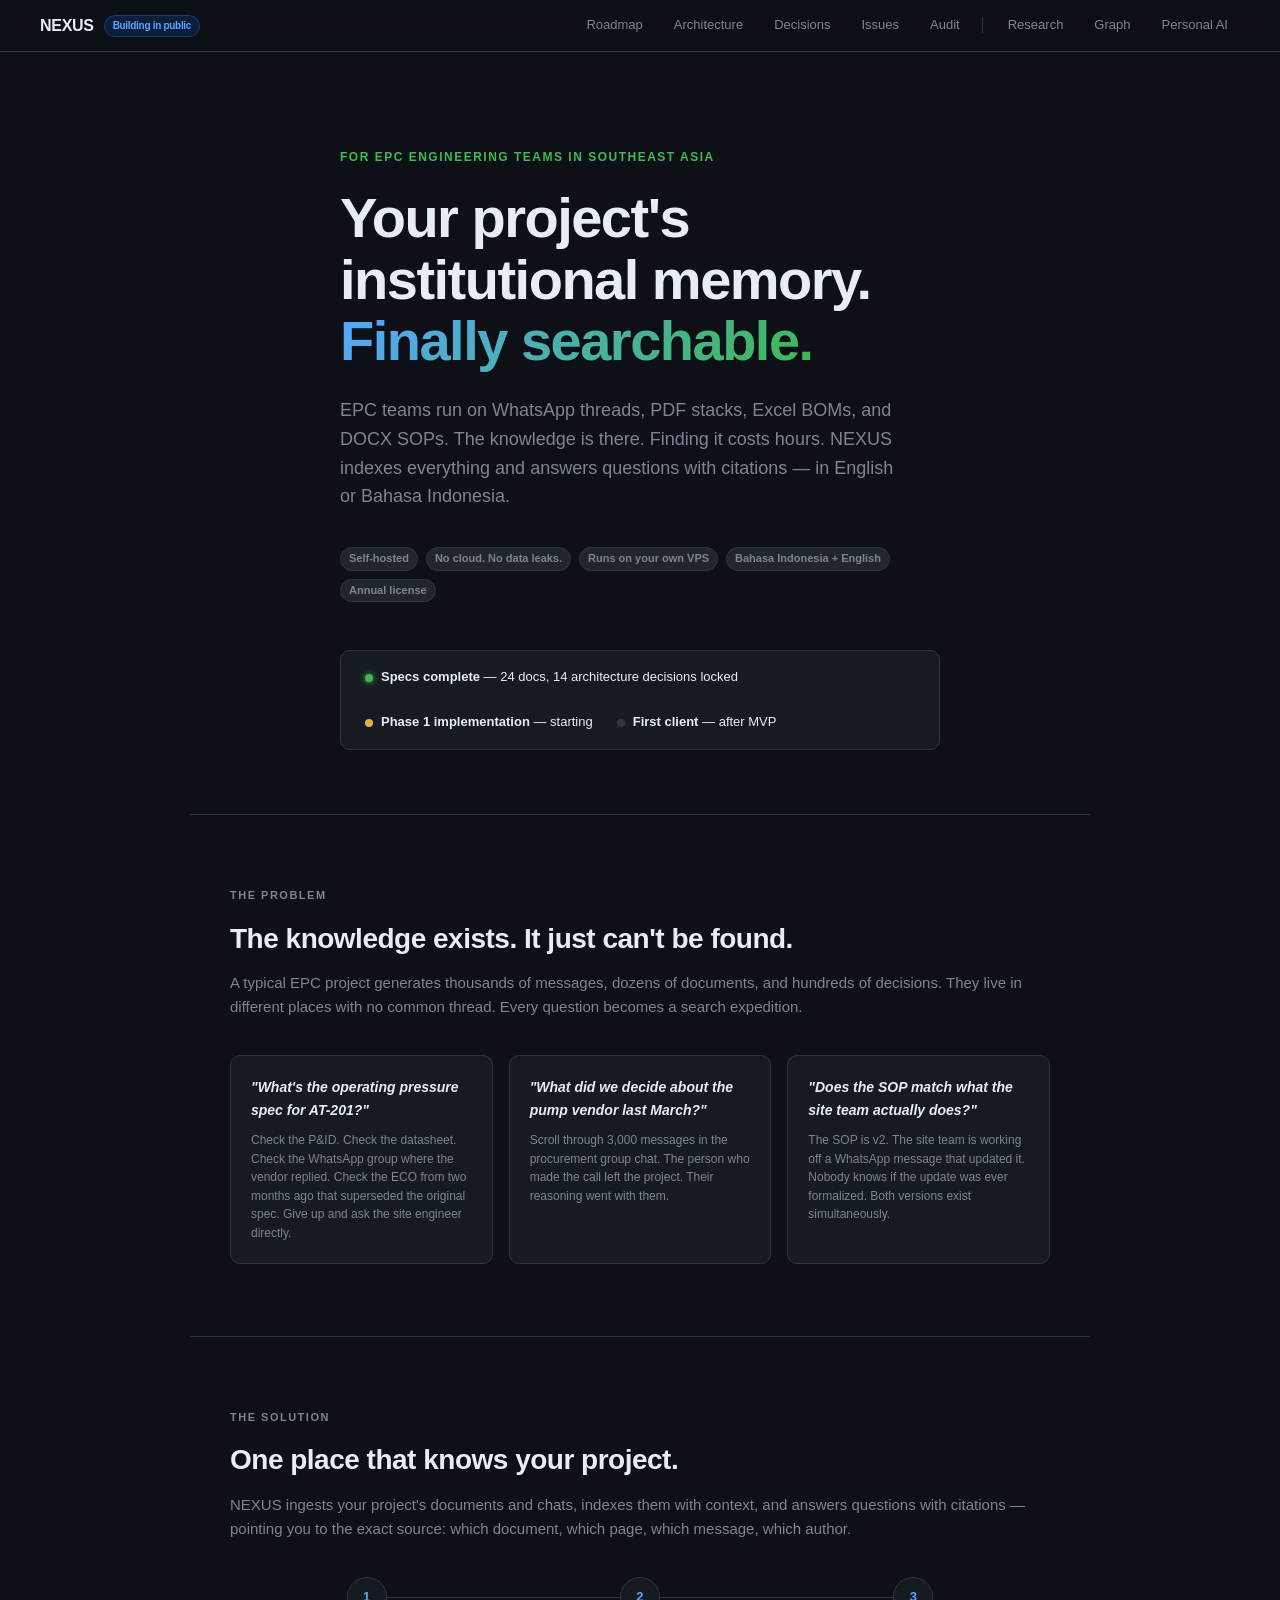
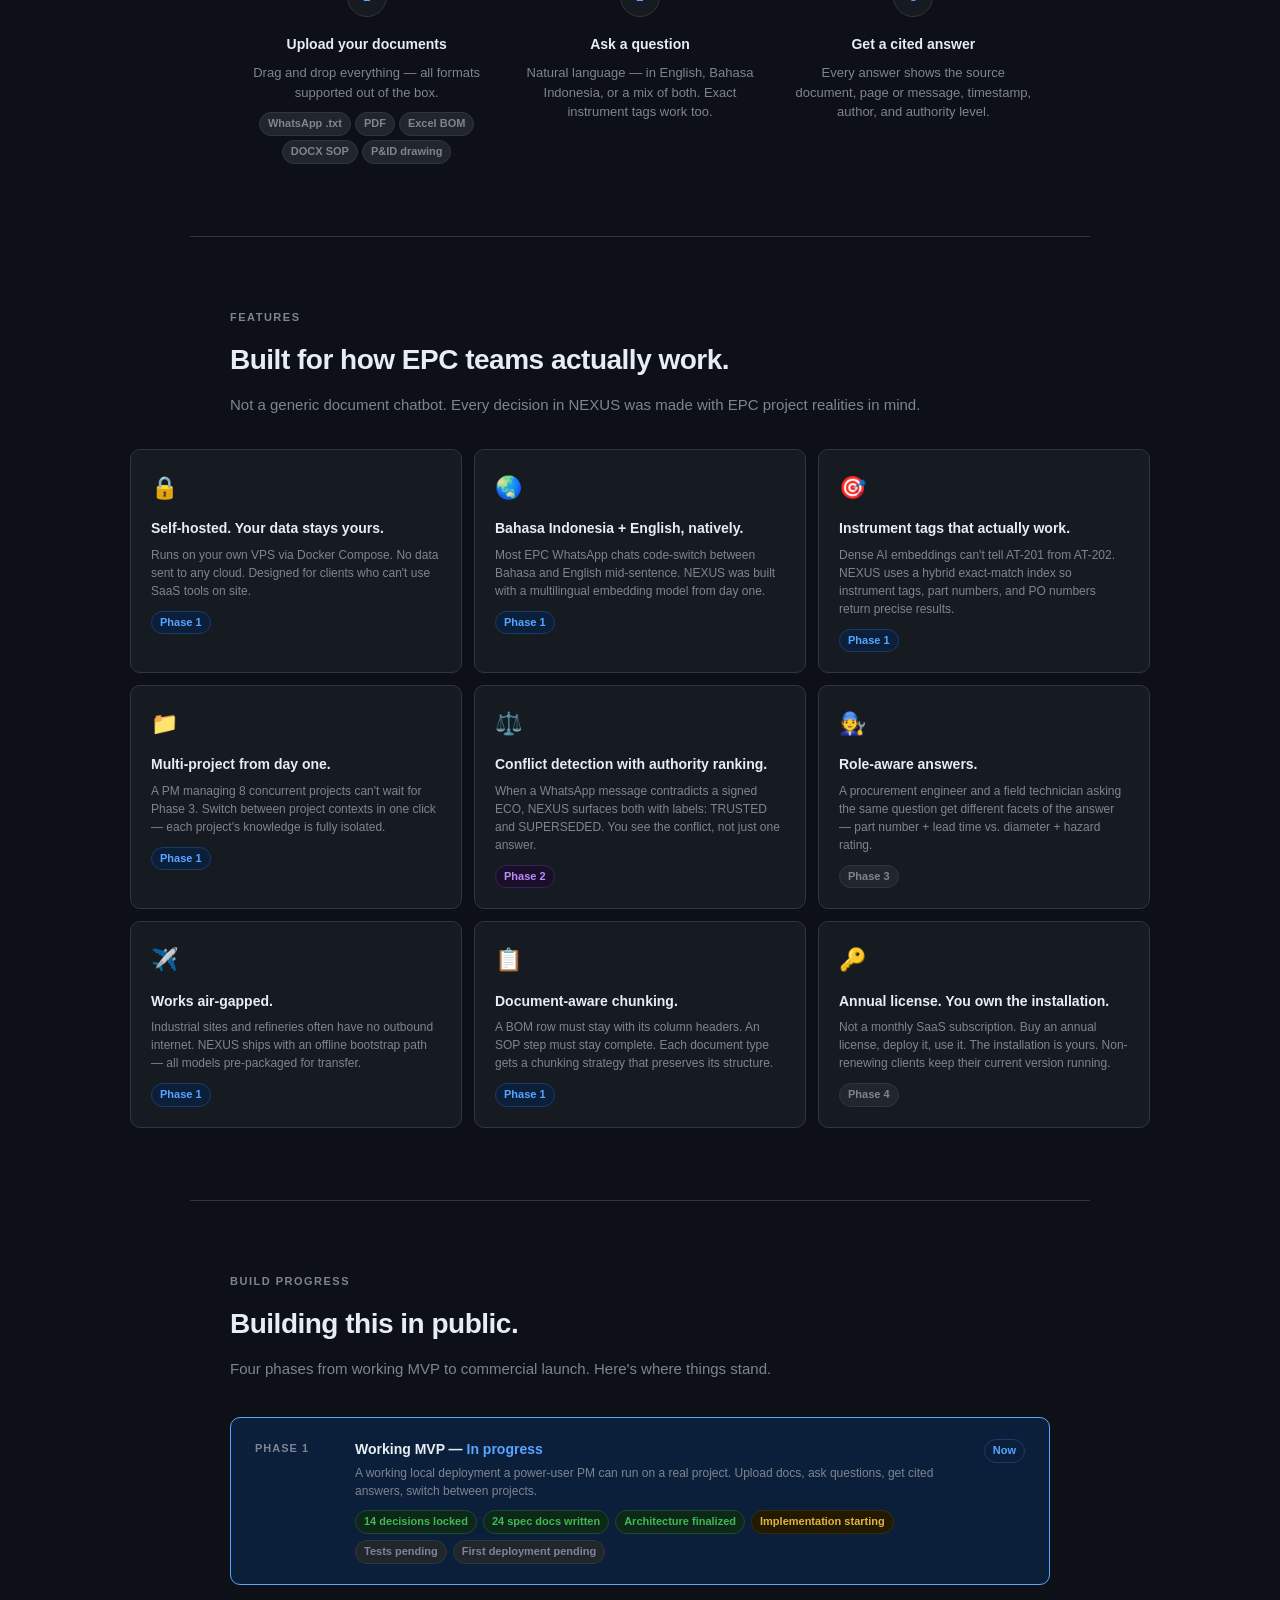
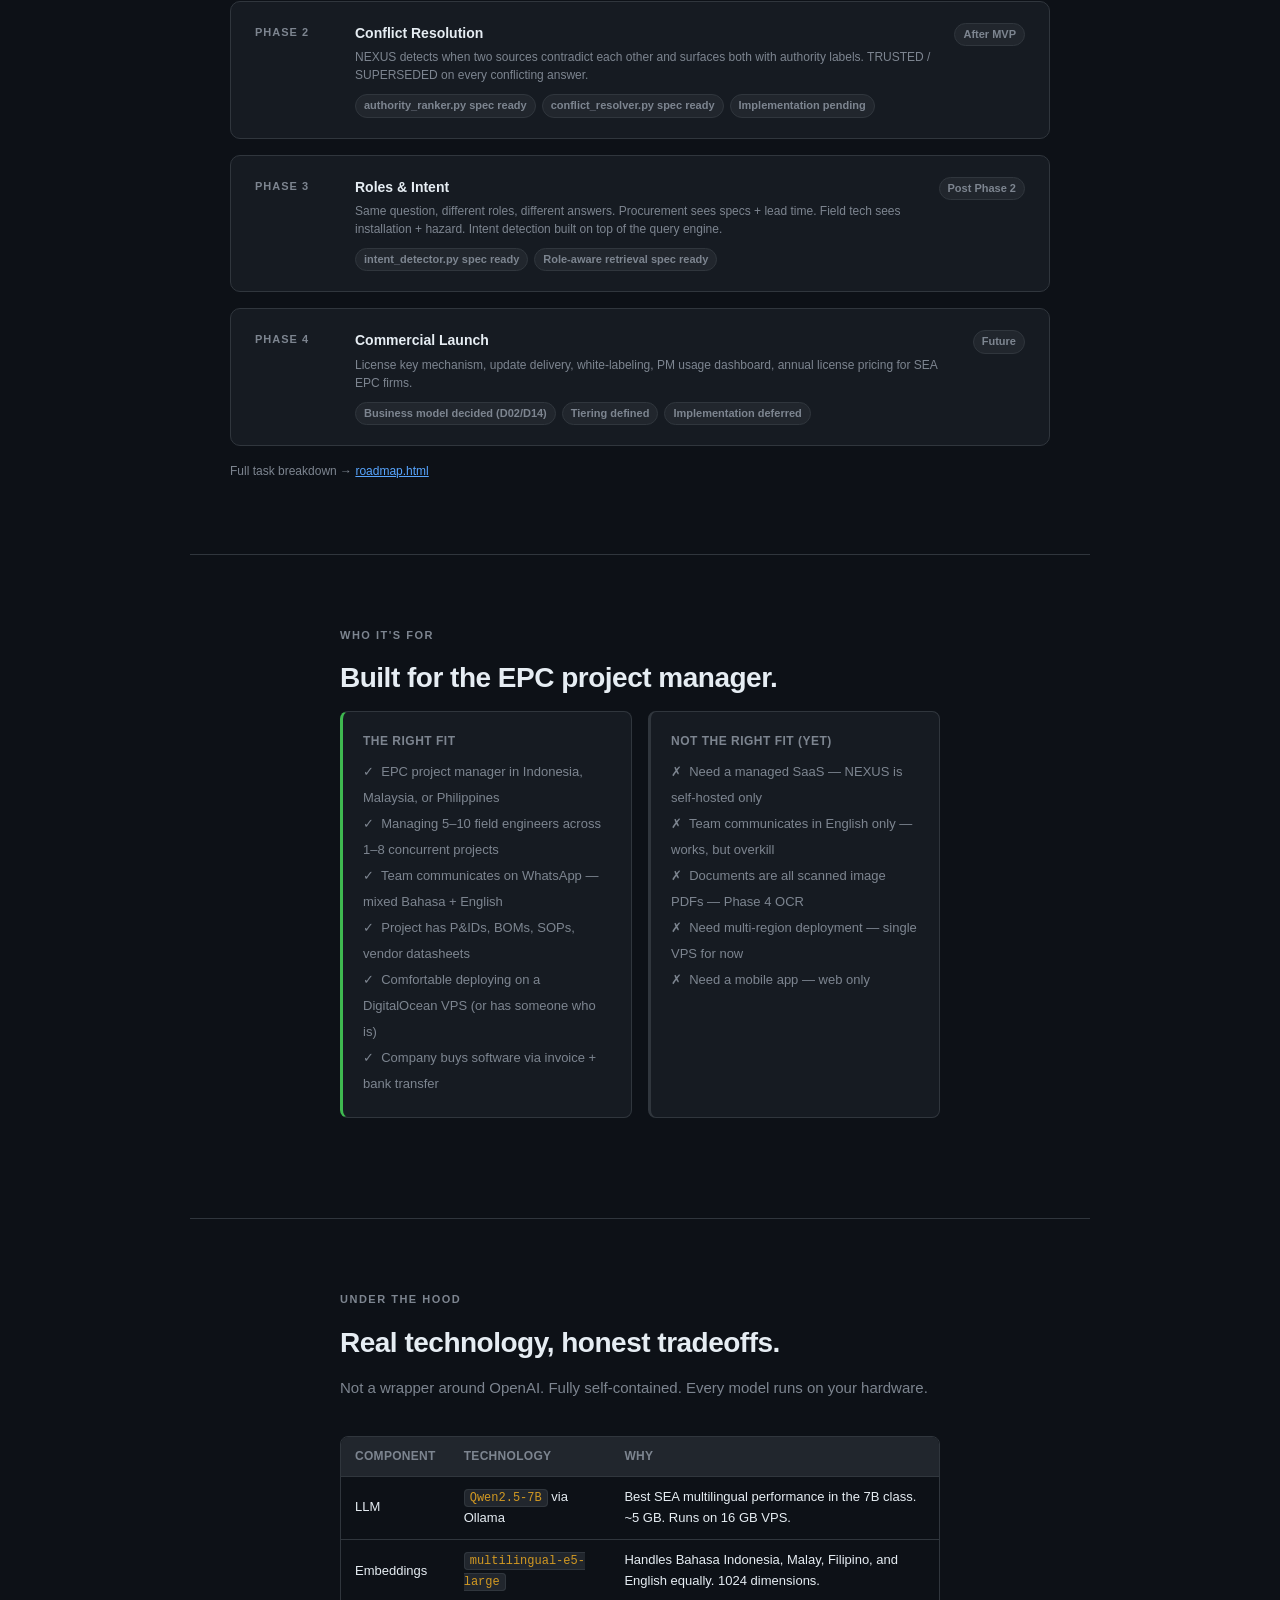
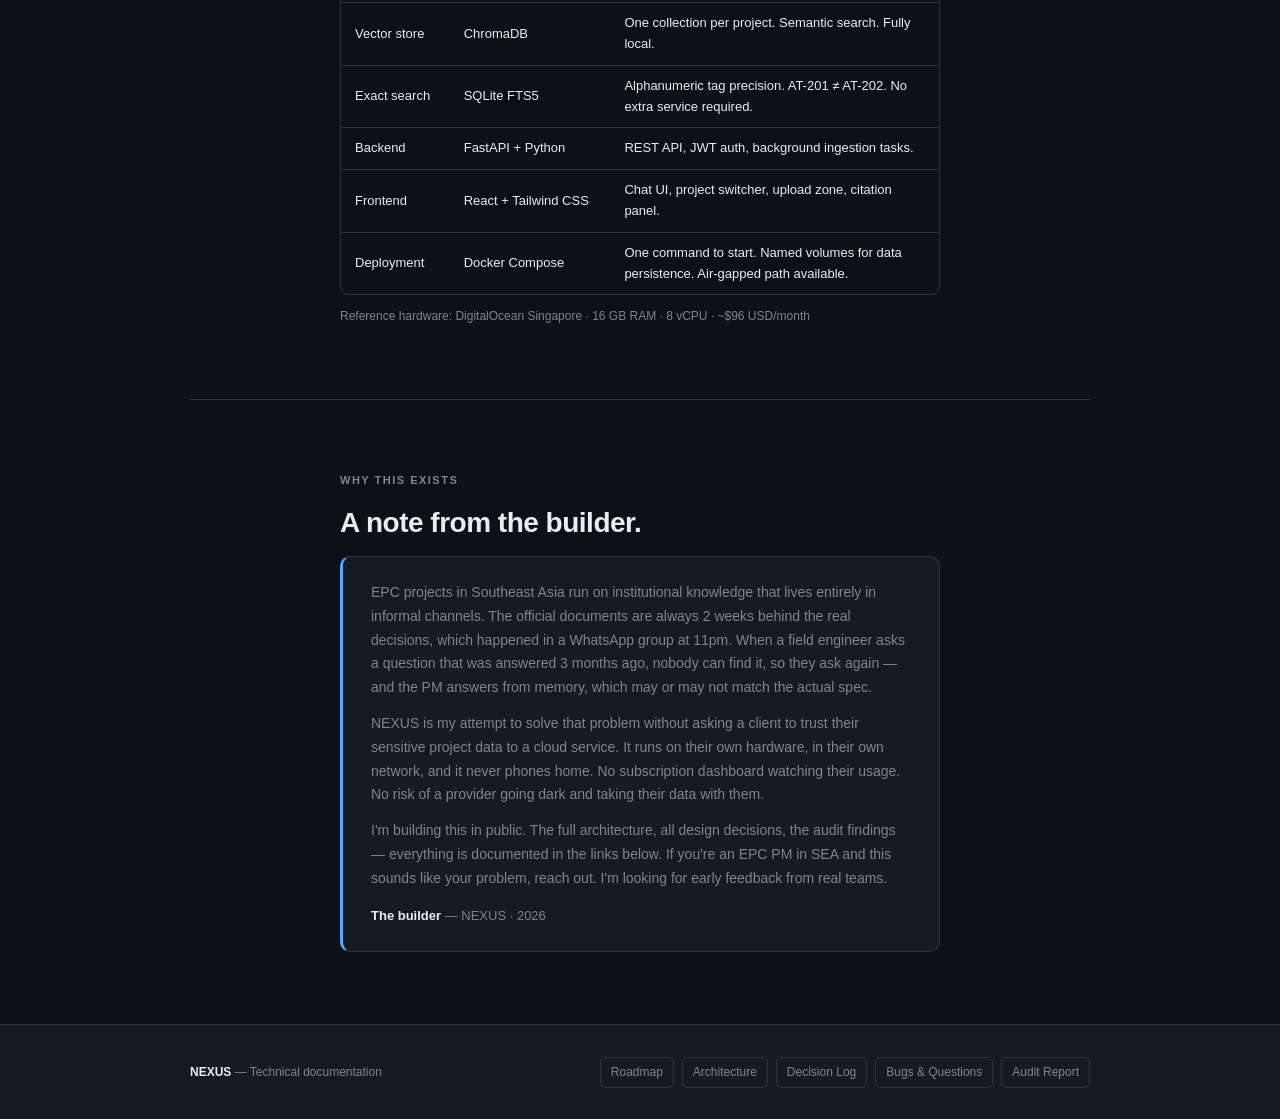
<file: index.html>
<!DOCTYPE html>
<html lang="en">
<head>
  <meta charset="UTF-8">
  <meta name="viewport" content="width=device-width, initial-scale=1.0">
  <title>NEXUS — AI Context Engine for EPC Teams</title>
  <meta name="description" content="NEXUS indexes your project's WhatsApp chats, PDFs, SOPs, and BOMs — then answers questions with citations. Self-hosted, built for Southeast Asia.">
  <link rel="stylesheet" href="style.css">
</head>
<body class="landing">

<!-- Top nav -->
<nav class="top-nav">
  <div class="top-nav-logo">
    NEXUS
    <span class="badge badge-blue" style="font-size: 10px;">Building in public</span>
  </div>
  <div class="top-nav-links">
    <a href="roadmap.html">Roadmap</a>
    <a href="architecture.html">Architecture</a>
    <a href="decisions.html">Decisions</a>
    <a href="tracking.html">Issues</a>
    <a href="audit.html">Audit</a>
    <div class="top-nav-group-sep"></div>
    <a href="research.html">Research</a>
    <a href="graph.html">Graph</a>
    <a href="personal.html">Personal AI</a>
  </div>
</nav>

<!-- Hero -->
<section class="lsection narrow" style="padding-top: 96px; padding-bottom: 64px;">
  <div class="hero-eyebrow">For EPC engineering teams in Southeast Asia</div>
  <h1 class="hero-headline">
    Your project's institutional memory.<br>
    <span class="accent">Finally searchable.</span>
  </h1>
  <p class="hero-sub">
    EPC teams run on WhatsApp threads, PDF stacks, Excel BOMs, and DOCX SOPs.
    The knowledge is there. Finding it costs hours. NEXUS indexes everything and
    answers questions with citations — in English or Bahasa Indonesia.
  </p>
  <div class="hero-tags">
    <span class="badge badge-gray">Self-hosted</span>
    <span class="badge badge-gray">No cloud. No data leaks.</span>
    <span class="badge badge-gray">Runs on your own VPS</span>
    <span class="badge badge-gray">Bahasa Indonesia + English</span>
    <span class="badge badge-gray">Annual license</span>
  </div>

  <div class="status-bar">
    <div class="status-item">
      <div class="status-dot green"></div>
      <span><strong>Specs complete</strong> — 24 docs, 14 architecture decisions locked</span>
    </div>
    <div class="status-item">
      <div class="status-dot yellow"></div>
      <span><strong>Phase 1 implementation</strong> — starting</span>
    </div>
    <div class="status-item">
      <div class="status-dot gray"></div>
      <span><strong>First client</strong> — after MVP</span>
    </div>
  </div>
</section>

<hr class="ldivider">

<!-- Problem -->
<section class="lsection">
  <div class="lsection-label">The problem</div>
  <h2 class="lsection-headline">The knowledge exists. It just can't be found.</h2>
  <p class="lsection-sub">
    A typical EPC project generates thousands of messages, dozens of documents, and hundreds of decisions.
    They live in different places with no common thread. Every question becomes a search expedition.
  </p>

  <div class="problem-grid">
    <div class="problem-card">
      <div class="q">"What's the operating pressure spec for AT-201?"</div>
      <div class="a">
        Check the P&ID. Check the datasheet. Check the WhatsApp group where the vendor replied.
        Check the ECO from two months ago that superseded the original spec.
        Give up and ask the site engineer directly.
      </div>
    </div>
    <div class="problem-card">
      <div class="q">"What did we decide about the pump vendor last March?"</div>
      <div class="a">
        Scroll through 3,000 messages in the procurement group chat.
        The person who made the call left the project. Their reasoning went with them.
      </div>
    </div>
    <div class="problem-card">
      <div class="q">"Does the SOP match what the site team actually does?"</div>
      <div class="a">
        The SOP is v2. The site team is working off a WhatsApp message that updated it.
        Nobody knows if the update was ever formalized. Both versions exist simultaneously.
      </div>
    </div>
  </div>
</section>

<hr class="ldivider">

<!-- Solution -->
<section class="lsection">
  <div class="lsection-label">The solution</div>
  <h2 class="lsection-headline">One place that knows your project.</h2>
  <p class="lsection-sub">
    NEXUS ingests your project's documents and chats, indexes them with context, and answers questions with citations
    — pointing you to the exact source: which document, which page, which message, which author.
  </p>

  <div class="steps">
    <div class="step">
      <div class="step-num">1</div>
      <h4>Upload your documents</h4>
      <p>Drag and drop everything — all formats supported out of the box.</p>
      <div class="file-types">
        <span class="badge badge-gray">WhatsApp .txt</span>
        <span class="badge badge-gray">PDF</span>
        <span class="badge badge-gray">Excel BOM</span>
        <span class="badge badge-gray">DOCX SOP</span>
        <span class="badge badge-gray">P&amp;ID drawing</span>
      </div>
    </div>
    <div class="step">
      <div class="step-num">2</div>
      <h4>Ask a question</h4>
      <p>Natural language — in English, Bahasa Indonesia, or a mix of both. Exact instrument tags work too.</p>
    </div>
    <div class="step">
      <div class="step-num">3</div>
      <h4>Get a cited answer</h4>
      <p>Every answer shows the source document, page or message, timestamp, author, and authority level.</p>
    </div>
  </div>
</section>

<hr class="ldivider">

<!-- Features -->
<section class="lsection wide">
  <div style="max-width: 820px; margin: 0 auto 32px;">
    <div class="lsection-label">Features</div>
    <h2 class="lsection-headline">Built for how EPC teams actually work.</h2>
    <p class="lsection-sub" style="margin-bottom: 0;">Not a generic document chatbot. Every decision in NEXUS was made with EPC project realities in mind.</p>
  </div>

  <div class="feature-grid">
    <div class="feature-card">
      <div class="ficon">🔒</div>
      <h4>Self-hosted. Your data stays yours.</h4>
      <p>Runs on your own VPS via Docker Compose. No data sent to any cloud. Designed for clients who can't use SaaS tools on site.</p>
      <div class="phase-tag"><span class="badge badge-blue">Phase 1</span></div>
    </div>
    <div class="feature-card">
      <div class="ficon">🌏</div>
      <h4>Bahasa Indonesia + English, natively.</h4>
      <p>Most EPC WhatsApp chats code-switch between Bahasa and English mid-sentence. NEXUS was built with a multilingual embedding model from day one.</p>
      <div class="phase-tag"><span class="badge badge-blue">Phase 1</span></div>
    </div>
    <div class="feature-card">
      <div class="ficon">🎯</div>
      <h4>Instrument tags that actually work.</h4>
      <p>Dense AI embeddings can't tell AT-201 from AT-202. NEXUS uses a hybrid exact-match index so instrument tags, part numbers, and PO numbers return precise results.</p>
      <div class="phase-tag"><span class="badge badge-blue">Phase 1</span></div>
    </div>
    <div class="feature-card">
      <div class="ficon">📁</div>
      <h4>Multi-project from day one.</h4>
      <p>A PM managing 8 concurrent projects can't wait for Phase 3. Switch between project contexts in one click — each project's knowledge is fully isolated.</p>
      <div class="phase-tag"><span class="badge badge-blue">Phase 1</span></div>
    </div>
    <div class="feature-card">
      <div class="ficon">⚖️</div>
      <h4>Conflict detection with authority ranking.</h4>
      <p>When a WhatsApp message contradicts a signed ECO, NEXUS surfaces both with labels: TRUSTED and SUPERSEDED. You see the conflict, not just one answer.</p>
      <div class="phase-tag"><span class="badge badge-purple">Phase 2</span></div>
    </div>
    <div class="feature-card">
      <div class="ficon">🧑‍🔧</div>
      <h4>Role-aware answers.</h4>
      <p>A procurement engineer and a field technician asking the same question get different facets of the answer — part number + lead time vs. diameter + hazard rating.</p>
      <div class="phase-tag"><span class="badge badge-gray">Phase 3</span></div>
    </div>
    <div class="feature-card">
      <div class="ficon">✈️</div>
      <h4>Works air-gapped.</h4>
      <p>Industrial sites and refineries often have no outbound internet. NEXUS ships with an offline bootstrap path — all models pre-packaged for transfer.</p>
      <div class="phase-tag"><span class="badge badge-blue">Phase 1</span></div>
    </div>
    <div class="feature-card">
      <div class="ficon">📋</div>
      <h4>Document-aware chunking.</h4>
      <p>A BOM row must stay with its column headers. An SOP step must stay complete. Each document type gets a chunking strategy that preserves its structure.</p>
      <div class="phase-tag"><span class="badge badge-blue">Phase 1</span></div>
    </div>
    <div class="feature-card">
      <div class="ficon">🔑</div>
      <h4>Annual license. You own the installation.</h4>
      <p>Not a monthly SaaS subscription. Buy an annual license, deploy it, use it. The installation is yours. Non-renewing clients keep their current version running.</p>
      <div class="phase-tag"><span class="badge badge-gray">Phase 4</span></div>
    </div>
  </div>
</section>

<hr class="ldivider">

<!-- Build progress -->
<section class="lsection">
  <div class="lsection-label">Build progress</div>
  <h2 class="lsection-headline">Building this in public.</h2>
  <p class="lsection-sub">
    Four phases from working MVP to commercial launch. Here's where things stand.
  </p>

  <div class="phase-list">
    <div class="phase-row current">
      <div class="phase-num">Phase 1</div>
      <div>
        <h4>Working MVP — <span style="color: var(--blue);">In progress</span></h4>
        <div class="phase-desc">A working local deployment a power-user PM can run on a real project. Upload docs, ask questions, get cited answers, switch between projects.</div>
        <div class="phase-items">
          <span class="badge badge-green">14 decisions locked</span>
          <span class="badge badge-green">24 spec docs written</span>
          <span class="badge badge-green">Architecture finalized</span>
          <span class="badge badge-yellow">Implementation starting</span>
          <span class="badge badge-gray">Tests pending</span>
          <span class="badge badge-gray">First deployment pending</span>
        </div>
      </div>
      <div>
        <span class="badge badge-blue">Now</span>
      </div>
    </div>

    <div class="phase-row">
      <div class="phase-num">Phase 2</div>
      <div>
        <h4>Conflict Resolution</h4>
        <div class="phase-desc">NEXUS detects when two sources contradict each other and surfaces both with authority labels. TRUSTED / SUPERSEDED on every conflicting answer.</div>
        <div class="phase-items">
          <span class="badge badge-gray">authority_ranker.py spec ready</span>
          <span class="badge badge-gray">conflict_resolver.py spec ready</span>
          <span class="badge badge-gray">Implementation pending</span>
        </div>
      </div>
      <div>
        <span class="badge badge-gray">After MVP</span>
      </div>
    </div>

    <div class="phase-row">
      <div class="phase-num">Phase 3</div>
      <div>
        <h4>Roles &amp; Intent</h4>
        <div class="phase-desc">Same question, different roles, different answers. Procurement sees specs + lead time. Field tech sees installation + hazard. Intent detection built on top of the query engine.</div>
        <div class="phase-items">
          <span class="badge badge-gray">intent_detector.py spec ready</span>
          <span class="badge badge-gray">Role-aware retrieval spec ready</span>
        </div>
      </div>
      <div>
        <span class="badge badge-gray">Post Phase 2</span>
      </div>
    </div>

    <div class="phase-row">
      <div class="phase-num">Phase 4</div>
      <div>
        <h4>Commercial Launch</h4>
        <div class="phase-desc">License key mechanism, update delivery, white-labeling, PM usage dashboard, annual license pricing for SEA EPC firms.</div>
        <div class="phase-items">
          <span class="badge badge-gray">Business model decided (D02/D14)</span>
          <span class="badge badge-gray">Tiering defined</span>
          <span class="badge badge-gray">Implementation deferred</span>
        </div>
      </div>
      <div>
        <span class="badge badge-gray">Future</span>
      </div>
    </div>
  </div>

  <div style="margin-top: 16px; font-size: 12px; color: var(--muted);">
    Full task breakdown → <a href="roadmap.html" style="color: var(--blue);">roadmap.html</a>
  </div>
</section>

<hr class="ldivider">

<!-- Who it's for -->
<section class="lsection narrow">
  <div class="lsection-label">Who it's for</div>
  <h2 class="lsection-headline">Built for the EPC project manager.</h2>

  <div class="cards cards-2" style="margin-top: 0;">
    <div class="card" style="border-left: 3px solid var(--green);">
      <h2>The right fit</h2>
      <ul style="list-style: none; font-size: 13px; color: var(--muted); margin-top: 8px; line-height: 2;">
        <li>✓ &nbsp;EPC project manager in Indonesia, Malaysia, or Philippines</li>
        <li>✓ &nbsp;Managing 5–10 field engineers across 1–8 concurrent projects</li>
        <li>✓ &nbsp;Team communicates on WhatsApp — mixed Bahasa + English</li>
        <li>✓ &nbsp;Project has P&amp;IDs, BOMs, SOPs, vendor datasheets</li>
        <li>✓ &nbsp;Comfortable deploying on a DigitalOcean VPS (or has someone who is)</li>
        <li>✓ &nbsp;Company buys software via invoice + bank transfer</li>
      </ul>
    </div>
    <div class="card" style="border-left: 3px solid var(--border);">
      <h2>Not the right fit (yet)</h2>
      <ul style="list-style: none; font-size: 13px; color: var(--muted); margin-top: 8px; line-height: 2;">
        <li>✗ &nbsp;Need a managed SaaS — NEXUS is self-hosted only</li>
        <li>✗ &nbsp;Team communicates in English only — works, but overkill</li>
        <li>✗ &nbsp;Documents are all scanned image PDFs — Phase 4 OCR</li>
        <li>✗ &nbsp;Need multi-region deployment — single VPS for now</li>
        <li>✗ &nbsp;Need a mobile app — web only</li>
      </ul>
    </div>
  </div>
</section>

<hr class="ldivider">

<!-- Tech brief -->
<section class="lsection narrow">
  <div class="lsection-label">Under the hood</div>
  <h2 class="lsection-headline">Real technology, honest tradeoffs.</h2>
  <p class="lsection-sub">Not a wrapper around OpenAI. Fully self-contained. Every model runs on your hardware.</p>

  <div class="table-wrap">
    <table>
      <thead>
        <tr><th>Component</th><th>Technology</th><th>Why</th></tr>
      </thead>
      <tbody>
        <tr>
          <td>LLM</td>
          <td><code>Qwen2.5-7B</code> via Ollama</td>
          <td>Best SEA multilingual performance in the 7B class. ~5 GB. Runs on 16 GB VPS.</td>
        </tr>
        <tr>
          <td>Embeddings</td>
          <td><code>multilingual-e5-large</code></td>
          <td>Handles Bahasa Indonesia, Malay, Filipino, and English equally. 1024 dimensions.</td>
        </tr>
        <tr>
          <td>Vector store</td>
          <td>ChromaDB</td>
          <td>One collection per project. Semantic search. Fully local.</td>
        </tr>
        <tr>
          <td>Exact search</td>
          <td>SQLite FTS5</td>
          <td>Alphanumeric tag precision. AT-201 ≠ AT-202. No extra service required.</td>
        </tr>
        <tr>
          <td>Backend</td>
          <td>FastAPI + Python</td>
          <td>REST API, JWT auth, background ingestion tasks.</td>
        </tr>
        <tr>
          <td>Frontend</td>
          <td>React + Tailwind CSS</td>
          <td>Chat UI, project switcher, upload zone, citation panel.</td>
        </tr>
        <tr>
          <td>Deployment</td>
          <td>Docker Compose</td>
          <td>One command to start. Named volumes for data persistence. Air-gapped path available.</td>
        </tr>
      </tbody>
    </table>
  </div>
  <div style="margin-top: 12px; font-size: 12px; color: var(--muted);">Reference hardware: DigitalOcean Singapore · 16 GB RAM · 8 vCPU · ~$96 USD/month</div>
</section>

<hr class="ldivider">

<!-- Founder note -->
<section class="lsection narrow">
  <div class="lsection-label">Why this exists</div>
  <h2 class="lsection-headline">A note from the builder.</h2>

  <div class="founder-note">
    <p>
      EPC projects in Southeast Asia run on institutional knowledge that lives entirely in informal channels.
      The official documents are always 2 weeks behind the real decisions, which happened in a WhatsApp group at 11pm.
      When a field engineer asks a question that was answered 3 months ago, nobody can find it, so they ask again —
      and the PM answers from memory, which may or may not match the actual spec.
    </p>
    <p>
      NEXUS is my attempt to solve that problem without asking a client to trust their sensitive project data to a cloud service.
      It runs on their own hardware, in their own network, and it never phones home.
      No subscription dashboard watching their usage. No risk of a provider going dark and taking their data with them.
    </p>
    <p>
      I'm building this in public. The full architecture, all design decisions, the audit findings —
      everything is documented in the links below. If you're an EPC PM in SEA and this sounds like
      your problem, reach out. I'm looking for early feedback from real teams.
    </p>
    <div class="sig">The builder <span>— NEXUS · 2026</span></div>
  </div>
</section>

<!-- Footer with links to technical docs -->
<footer class="docs-footer">
  <div class="docs-footer-inner">
    <div style="font-size: 12px; color: var(--muted);">
      <strong style="color: var(--text);">NEXUS</strong> — Technical documentation
    </div>
    <div class="docs-footer-links">
      <a href="roadmap.html">Roadmap</a>
      <a href="architecture.html">Architecture</a>
      <a href="decisions.html">Decision Log</a>
      <a href="tracking.html">Bugs &amp; Questions</a>
      <a href="audit.html">Audit Report</a>
    </div>
  </div>
</footer>

</body>
</html>
</file>
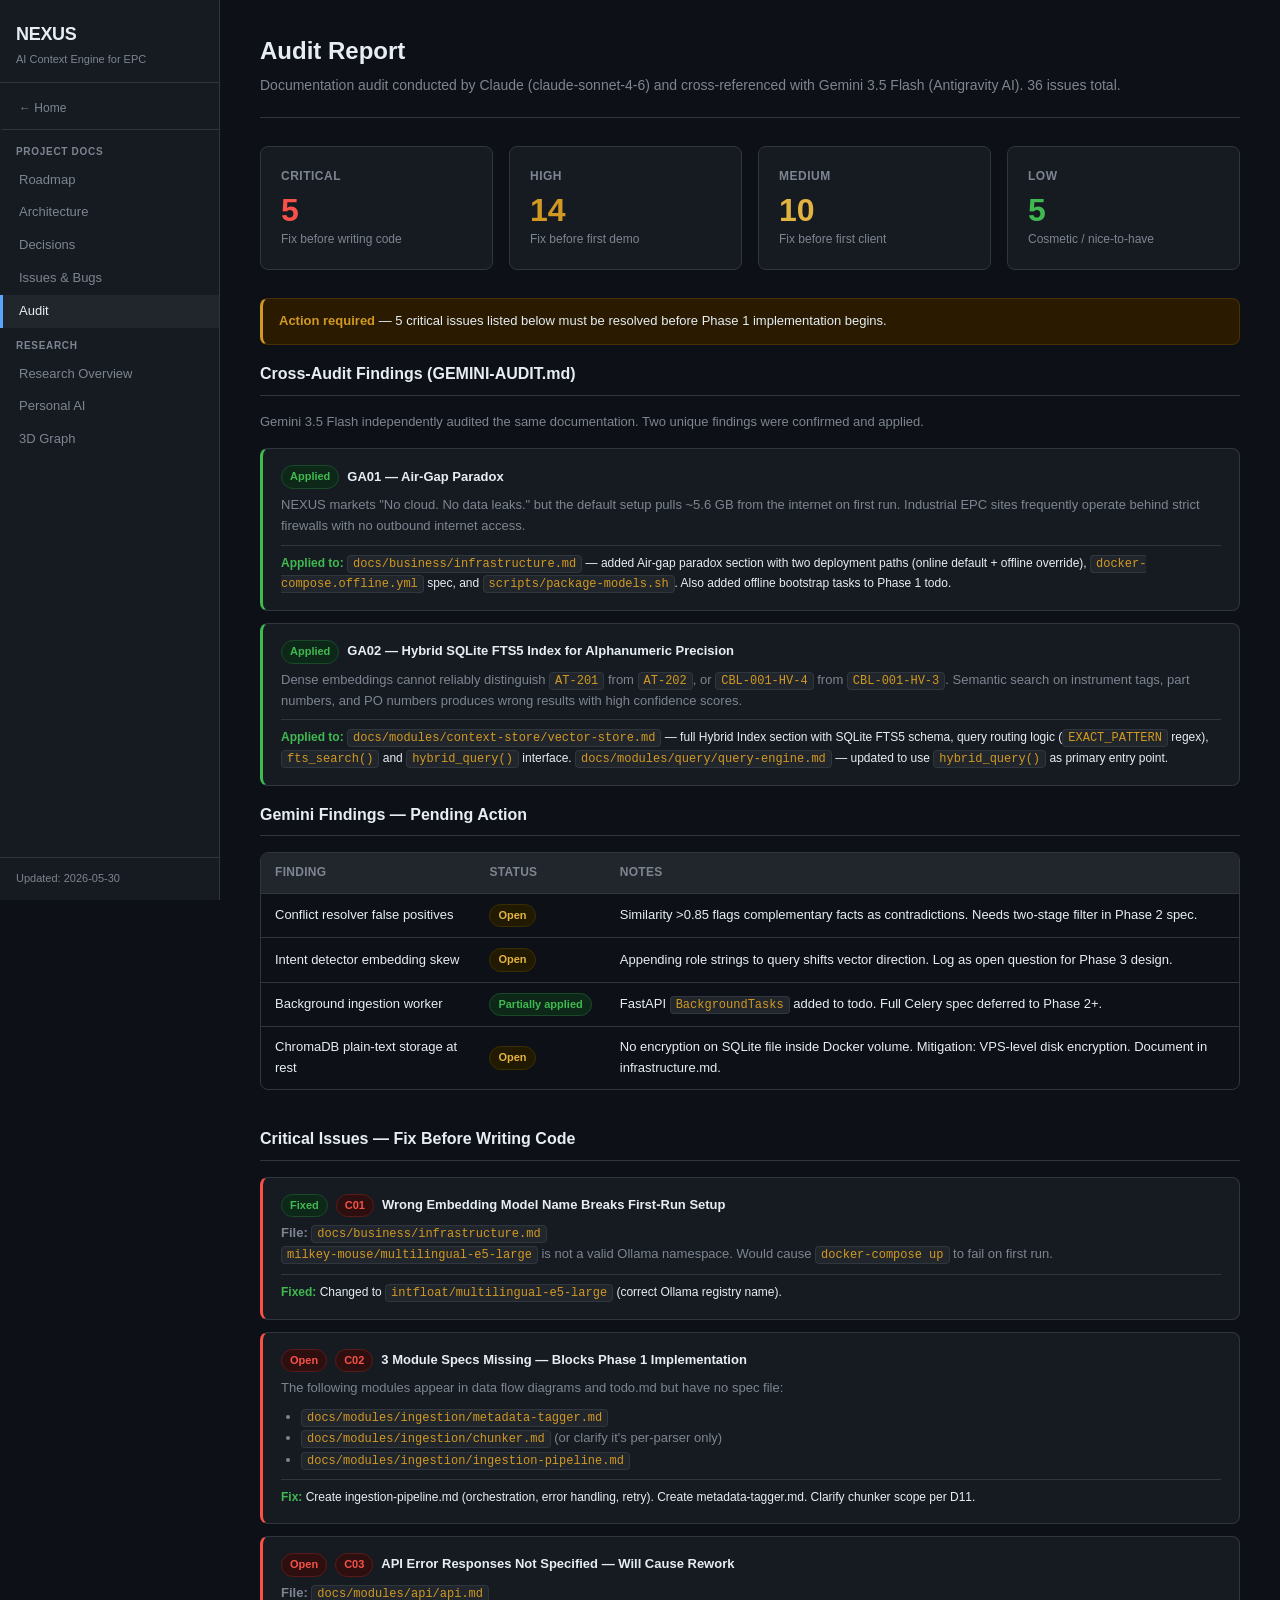
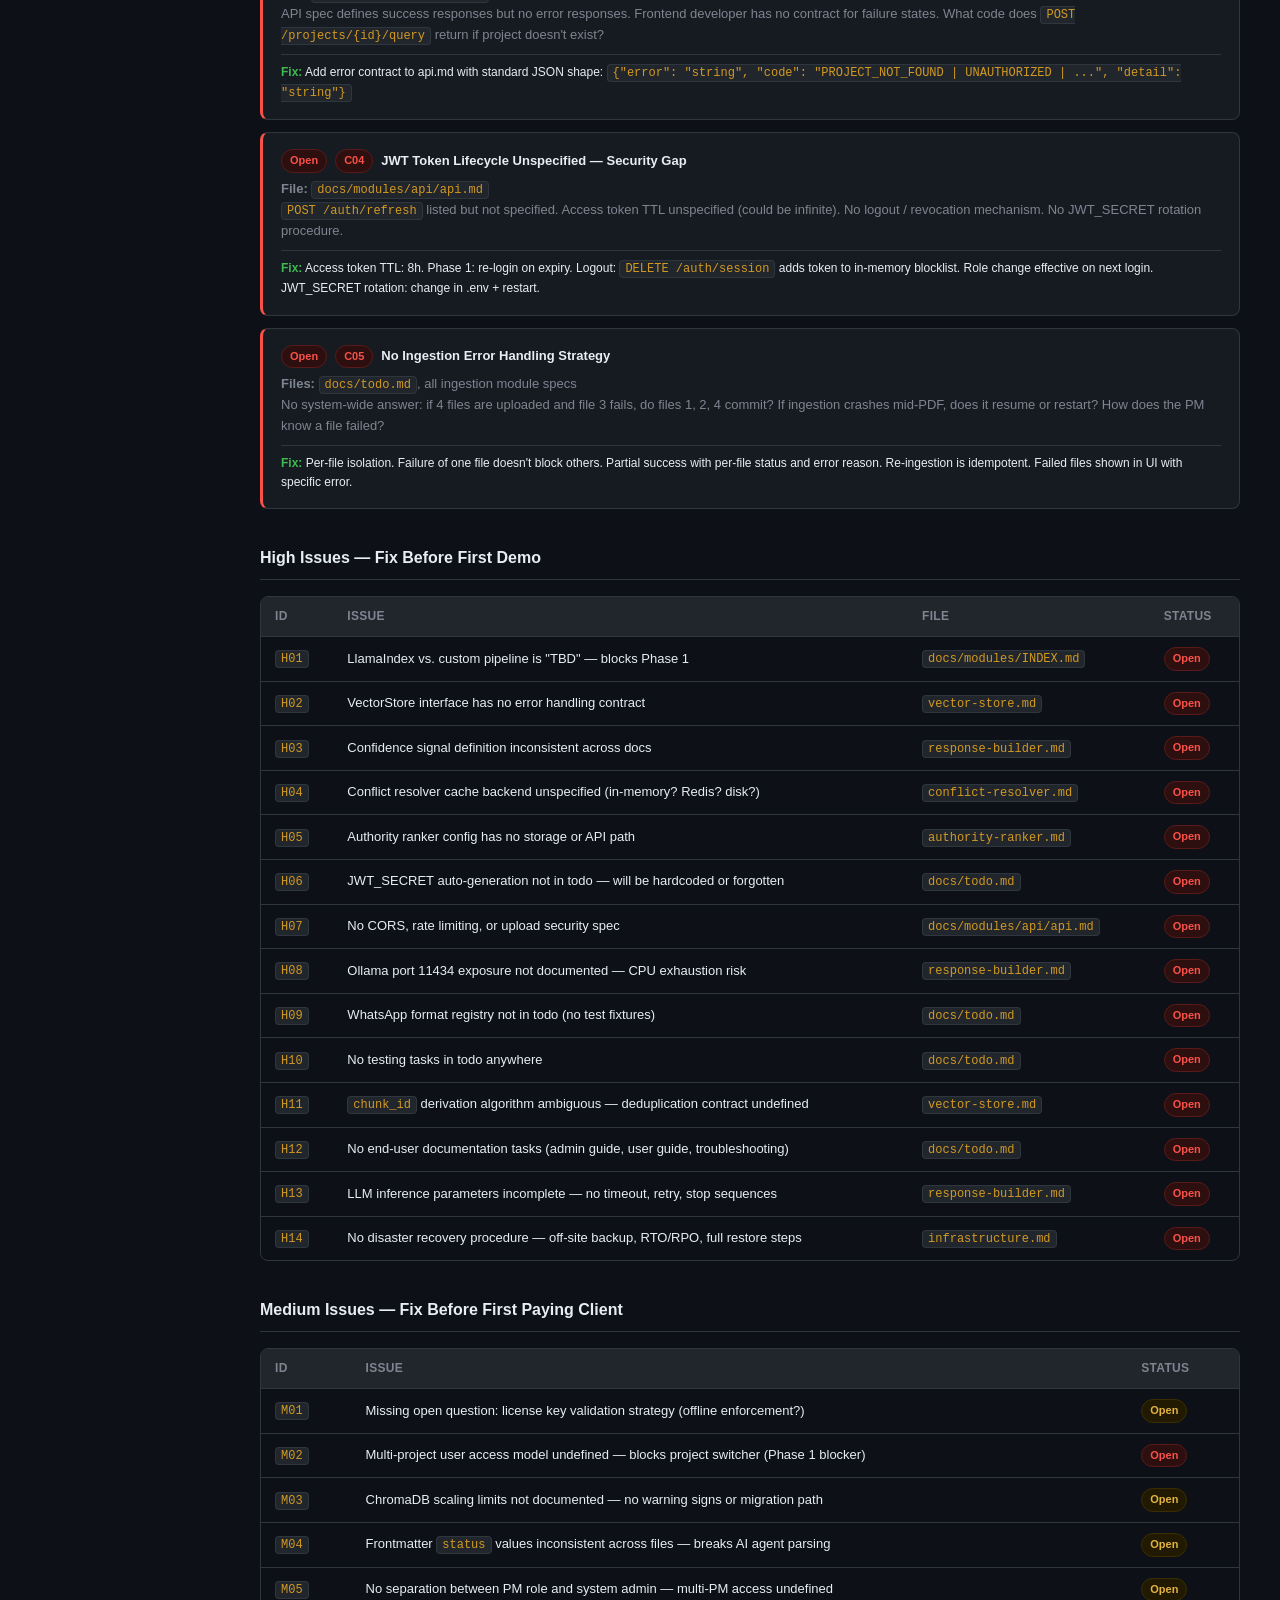
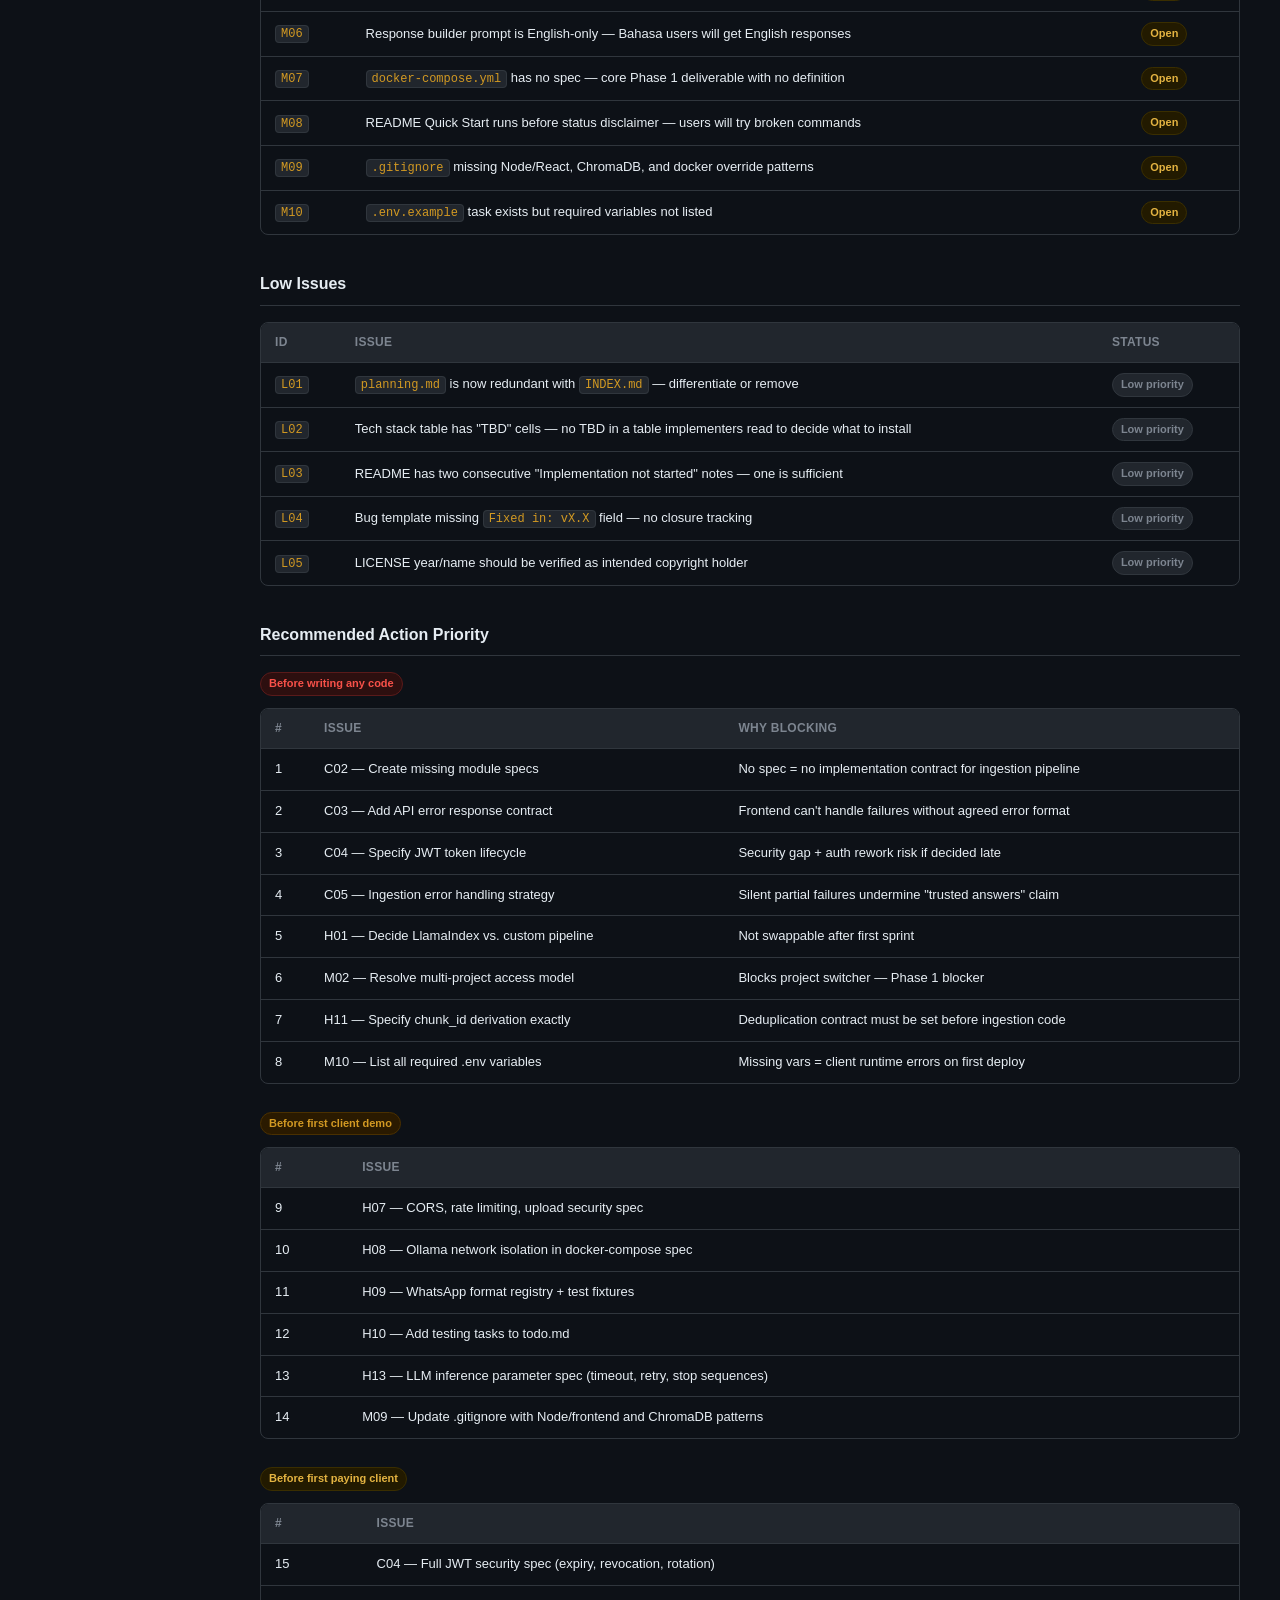
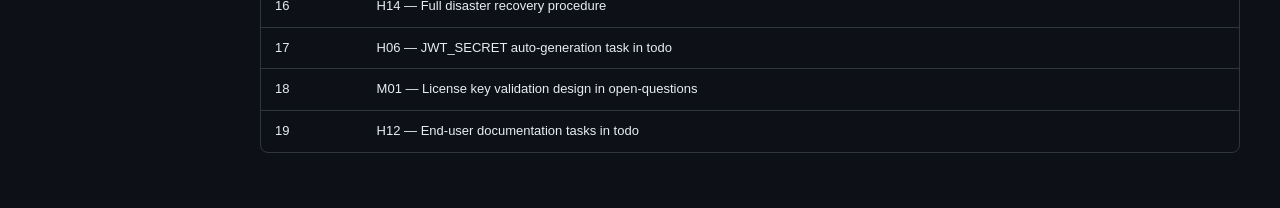
<file: audit.html>
<!DOCTYPE html>
<html lang="en">
<head>
  <meta charset="UTF-8">
  <meta name="viewport" content="width=device-width, initial-scale=1.0">
  <title>NEXUS — Audit</title>
  <link rel="stylesheet" href="style.css">
</head>
<body>

<aside class="sidebar">
  <div class="sidebar-logo">
    <h1>NEXUS</h1>
    <p>AI Context Engine for EPC</p>
  </div>
  <nav>
    <a href="index.html" class="nav-back">← Home</a>
    <div class="nav-section">Project Docs</div>
    <a href="roadmap.html">Roadmap</a>
    <a href="architecture.html">Architecture</a>
    <a href="decisions.html">Decisions</a>
    <a href="tracking.html">Issues &amp; Bugs</a>
    <a href="audit.html" class="active">Audit</a>
    <div class="nav-section">Research</div>
    <a href="research.html">Research Overview</a>
    <a href="personal.html">Personal AI</a>
    <a href="graph.html">3D Graph</a>
  </nav>
  <div class="sidebar-footer">Updated: 2026-05-30</div>
</aside>

<main class="main">
  <div class="page-header">
    <h1>Audit Report</h1>
    <p>Documentation audit conducted by Claude (claude-sonnet-4-6) and cross-referenced with Gemini 3.5 Flash (Antigravity AI). 36 issues total.</p>
  </div>

  <div class="cards cards-4">
    <div class="card red">
      <h2>Critical</h2>
      <div class="value">5</div>
      <div class="sub">Fix before writing code</div>
    </div>
    <div class="card orange">
      <h2>High</h2>
      <div class="value">14</div>
      <div class="sub">Fix before first demo</div>
    </div>
    <div class="card yellow">
      <h2>Medium</h2>
      <div class="value">10</div>
      <div class="sub">Fix before first client</div>
    </div>
    <div class="card green">
      <h2>Low</h2>
      <div class="value">5</div>
      <div class="sub">Cosmetic / nice-to-have</div>
    </div>
  </div>

  <div class="alert"><strong>Action required</strong> — 5 critical issues listed below must be resolved before Phase 1 implementation begins.</div>

  <!-- Cross-audit -->
  <div class="section">
    <h2>Cross-Audit Findings (GEMINI-AUDIT.md)</h2>
    <p style="color: var(--muted); font-size: 13px; margin-bottom: 16px;">Gemini 3.5 Flash independently audited the same documentation. Two unique findings were confirmed and applied.</p>

    <div class="issue low">
      <div class="issue-header">
        <span class="badge badge-green">Applied</span>
        <h3>GA01 — Air-Gap Paradox</h3>
      </div>
      <p>NEXUS markets "No cloud. No data leaks." but the default setup pulls ~5.6 GB from the internet on first run. Industrial EPC sites frequently operate behind strict firewalls with no outbound internet access.</p>
      <div class="fix">
        <strong>Applied to:</strong> <code>docs/business/infrastructure.md</code> — added Air-gap paradox section with two deployment paths (online default + offline override), <code>docker-compose.offline.yml</code> spec, and <code>scripts/package-models.sh</code>.
        Also added offline bootstrap tasks to Phase 1 todo.
      </div>
    </div>

    <div class="issue low">
      <div class="issue-header">
        <span class="badge badge-green">Applied</span>
        <h3>GA02 — Hybrid SQLite FTS5 Index for Alphanumeric Precision</h3>
      </div>
      <p>Dense embeddings cannot reliably distinguish <code>AT-201</code> from <code>AT-202</code>, or <code>CBL-001-HV-4</code> from <code>CBL-001-HV-3</code>. Semantic search on instrument tags, part numbers, and PO numbers produces wrong results with high confidence scores.</p>
      <div class="fix">
        <strong>Applied to:</strong> <code>docs/modules/context-store/vector-store.md</code> — full Hybrid Index section with SQLite FTS5 schema, query routing logic (<code>EXACT_PATTERN</code> regex), <code>fts_search()</code> and <code>hybrid_query()</code> interface.
        <code>docs/modules/query/query-engine.md</code> — updated to use <code>hybrid_query()</code> as primary entry point.
      </div>
    </div>

    <div class="section" style="margin-top: 16px;">
      <h2>Gemini Findings — Pending Action</h2>
      <div class="table-wrap">
        <table>
          <thead>
            <tr><th>Finding</th><th>Status</th><th>Notes</th></tr>
          </thead>
          <tbody>
            <tr>
              <td>Conflict resolver false positives</td>
              <td><span class="badge badge-yellow">Open</span></td>
              <td>Similarity &gt;0.85 flags complementary facts as contradictions. Needs two-stage filter in Phase 2 spec.</td>
            </tr>
            <tr>
              <td>Intent detector embedding skew</td>
              <td><span class="badge badge-yellow">Open</span></td>
              <td>Appending role strings to query shifts vector direction. Log as open question for Phase 3 design.</td>
            </tr>
            <tr>
              <td>Background ingestion worker</td>
              <td><span class="badge badge-green">Partially applied</span></td>
              <td>FastAPI <code>BackgroundTasks</code> added to todo. Full Celery spec deferred to Phase 2+.</td>
            </tr>
            <tr>
              <td>ChromaDB plain-text storage at rest</td>
              <td><span class="badge badge-yellow">Open</span></td>
              <td>No encryption on SQLite file inside Docker volume. Mitigation: VPS-level disk encryption. Document in infrastructure.md.</td>
            </tr>
          </tbody>
        </table>
      </div>
    </div>
  </div>

  <!-- Critical Issues -->
  <div class="section">
    <h2>Critical Issues — Fix Before Writing Code</h2>

    <div class="issue critical">
      <div class="issue-header">
        <span class="badge badge-green">Fixed</span>
        <span class="badge badge-red">C01</span>
        <h3>Wrong Embedding Model Name Breaks First-Run Setup</h3>
      </div>
      <p><strong>File:</strong> <code>docs/business/infrastructure.md</code><br>
      <code>milkey-mouse/multilingual-e5-large</code> is not a valid Ollama namespace. Would cause <code>docker-compose up</code> to fail on first run.</p>
      <div class="fix"><strong>Fixed:</strong> Changed to <code>intfloat/multilingual-e5-large</code> (correct Ollama registry name).</div>
    </div>

    <div class="issue critical">
      <div class="issue-header">
        <span class="badge badge-red">Open</span>
        <span class="badge badge-red">C02</span>
        <h3>3 Module Specs Missing — Blocks Phase 1 Implementation</h3>
      </div>
      <p>The following modules appear in data flow diagrams and todo.md but have no spec file:</p>
      <ul style="font-size: 13px; color: var(--muted); padding-left: 20px; margin: 8px 0;">
        <li><code>docs/modules/ingestion/metadata-tagger.md</code></li>
        <li><code>docs/modules/ingestion/chunker.md</code> (or clarify it's per-parser only)</li>
        <li><code>docs/modules/ingestion/ingestion-pipeline.md</code></li>
      </ul>
      <div class="fix"><strong>Fix:</strong> Create ingestion-pipeline.md (orchestration, error handling, retry). Create metadata-tagger.md. Clarify chunker scope per D11.</div>
    </div>

    <div class="issue critical">
      <div class="issue-header">
        <span class="badge badge-red">Open</span>
        <span class="badge badge-red">C03</span>
        <h3>API Error Responses Not Specified — Will Cause Rework</h3>
      </div>
      <p><strong>File:</strong> <code>docs/modules/api/api.md</code><br>
      API spec defines success responses but no error responses. Frontend developer has no contract for failure states. What code does <code>POST /projects/{id}/query</code> return if project doesn't exist?</p>
      <div class="fix"><strong>Fix:</strong> Add error contract to api.md with standard JSON shape: <code>{"error": "string", "code": "PROJECT_NOT_FOUND | UNAUTHORIZED | ...", "detail": "string"}</code></div>
    </div>

    <div class="issue critical">
      <div class="issue-header">
        <span class="badge badge-red">Open</span>
        <span class="badge badge-red">C04</span>
        <h3>JWT Token Lifecycle Unspecified — Security Gap</h3>
      </div>
      <p><strong>File:</strong> <code>docs/modules/api/api.md</code><br>
      <code>POST /auth/refresh</code> listed but not specified. Access token TTL unspecified (could be infinite). No logout / revocation mechanism. No JWT_SECRET rotation procedure.</p>
      <div class="fix"><strong>Fix:</strong> Access token TTL: 8h. Phase 1: re-login on expiry. Logout: <code>DELETE /auth/session</code> adds token to in-memory blocklist. Role change effective on next login. JWT_SECRET rotation: change in .env + restart.</div>
    </div>

    <div class="issue critical">
      <div class="issue-header">
        <span class="badge badge-red">Open</span>
        <span class="badge badge-red">C05</span>
        <h3>No Ingestion Error Handling Strategy</h3>
      </div>
      <p><strong>Files:</strong> <code>docs/todo.md</code>, all ingestion module specs<br>
      No system-wide answer: if 4 files are uploaded and file 3 fails, do files 1, 2, 4 commit? If ingestion crashes mid-PDF, does it resume or restart? How does the PM know a file failed?</p>
      <div class="fix"><strong>Fix:</strong> Per-file isolation. Failure of one file doesn't block others. Partial success with per-file status and error reason. Re-ingestion is idempotent. Failed files shown in UI with specific error.</div>
    </div>
  </div>

  <!-- High Issues -->
  <div class="section">
    <h2>High Issues — Fix Before First Demo</h2>

    <div class="table-wrap">
      <table>
        <thead>
          <tr><th>ID</th><th>Issue</th><th>File</th><th>Status</th></tr>
        </thead>
        <tbody>
          <tr>
            <td><code>H01</code></td>
            <td>LlamaIndex vs. custom pipeline is "TBD" — blocks Phase 1</td>
            <td><code>docs/modules/INDEX.md</code></td>
            <td><span class="badge badge-red">Open</span></td>
          </tr>
          <tr>
            <td><code>H02</code></td>
            <td>VectorStore interface has no error handling contract</td>
            <td><code>vector-store.md</code></td>
            <td><span class="badge badge-red">Open</span></td>
          </tr>
          <tr>
            <td><code>H03</code></td>
            <td>Confidence signal definition inconsistent across docs</td>
            <td><code>response-builder.md</code></td>
            <td><span class="badge badge-red">Open</span></td>
          </tr>
          <tr>
            <td><code>H04</code></td>
            <td>Conflict resolver cache backend unspecified (in-memory? Redis? disk?)</td>
            <td><code>conflict-resolver.md</code></td>
            <td><span class="badge badge-red">Open</span></td>
          </tr>
          <tr>
            <td><code>H05</code></td>
            <td>Authority ranker config has no storage or API path</td>
            <td><code>authority-ranker.md</code></td>
            <td><span class="badge badge-red">Open</span></td>
          </tr>
          <tr>
            <td><code>H06</code></td>
            <td>JWT_SECRET auto-generation not in todo — will be hardcoded or forgotten</td>
            <td><code>docs/todo.md</code></td>
            <td><span class="badge badge-red">Open</span></td>
          </tr>
          <tr>
            <td><code>H07</code></td>
            <td>No CORS, rate limiting, or upload security spec</td>
            <td><code>docs/modules/api/api.md</code></td>
            <td><span class="badge badge-red">Open</span></td>
          </tr>
          <tr>
            <td><code>H08</code></td>
            <td>Ollama port 11434 exposure not documented — CPU exhaustion risk</td>
            <td><code>response-builder.md</code></td>
            <td><span class="badge badge-red">Open</span></td>
          </tr>
          <tr>
            <td><code>H09</code></td>
            <td>WhatsApp format registry not in todo (no test fixtures)</td>
            <td><code>docs/todo.md</code></td>
            <td><span class="badge badge-red">Open</span></td>
          </tr>
          <tr>
            <td><code>H10</code></td>
            <td>No testing tasks in todo anywhere</td>
            <td><code>docs/todo.md</code></td>
            <td><span class="badge badge-red">Open</span></td>
          </tr>
          <tr>
            <td><code>H11</code></td>
            <td><code>chunk_id</code> derivation algorithm ambiguous — deduplication contract undefined</td>
            <td><code>vector-store.md</code></td>
            <td><span class="badge badge-red">Open</span></td>
          </tr>
          <tr>
            <td><code>H12</code></td>
            <td>No end-user documentation tasks (admin guide, user guide, troubleshooting)</td>
            <td><code>docs/todo.md</code></td>
            <td><span class="badge badge-red">Open</span></td>
          </tr>
          <tr>
            <td><code>H13</code></td>
            <td>LLM inference parameters incomplete — no timeout, retry, stop sequences</td>
            <td><code>response-builder.md</code></td>
            <td><span class="badge badge-red">Open</span></td>
          </tr>
          <tr>
            <td><code>H14</code></td>
            <td>No disaster recovery procedure — off-site backup, RTO/RPO, full restore steps</td>
            <td><code>infrastructure.md</code></td>
            <td><span class="badge badge-red">Open</span></td>
          </tr>
        </tbody>
      </table>
    </div>
  </div>

  <!-- Medium Issues -->
  <div class="section">
    <h2>Medium Issues — Fix Before First Paying Client</h2>
    <div class="table-wrap">
      <table>
        <thead>
          <tr><th>ID</th><th>Issue</th><th>Status</th></tr>
        </thead>
        <tbody>
          <tr><td><code>M01</code></td><td>Missing open question: license key validation strategy (offline enforcement?)</td><td><span class="badge badge-yellow">Open</span></td></tr>
          <tr><td><code>M02</code></td><td>Multi-project user access model undefined — blocks project switcher (Phase 1 blocker)</td><td><span class="badge badge-red">Open</span></td></tr>
          <tr><td><code>M03</code></td><td>ChromaDB scaling limits not documented — no warning signs or migration path</td><td><span class="badge badge-yellow">Open</span></td></tr>
          <tr><td><code>M04</code></td><td>Frontmatter <code>status</code> values inconsistent across files — breaks AI agent parsing</td><td><span class="badge badge-yellow">Open</span></td></tr>
          <tr><td><code>M05</code></td><td>No separation between PM role and system admin — multi-PM access undefined</td><td><span class="badge badge-yellow">Open</span></td></tr>
          <tr><td><code>M06</code></td><td>Response builder prompt is English-only — Bahasa users will get English responses</td><td><span class="badge badge-yellow">Open</span></td></tr>
          <tr><td><code>M07</code></td><td><code>docker-compose.yml</code> has no spec — core Phase 1 deliverable with no definition</td><td><span class="badge badge-yellow">Open</span></td></tr>
          <tr><td><code>M08</code></td><td>README Quick Start runs before status disclaimer — users will try broken commands</td><td><span class="badge badge-yellow">Open</span></td></tr>
          <tr><td><code>M09</code></td><td><code>.gitignore</code> missing Node/React, ChromaDB, and docker override patterns</td><td><span class="badge badge-yellow">Open</span></td></tr>
          <tr><td><code>M10</code></td><td><code>.env.example</code> task exists but required variables not listed</td><td><span class="badge badge-yellow">Open</span></td></tr>
        </tbody>
      </table>
    </div>
  </div>

  <!-- Low Issues -->
  <div class="section">
    <h2>Low Issues</h2>
    <div class="table-wrap">
      <table>
        <thead>
          <tr><th>ID</th><th>Issue</th><th>Status</th></tr>
        </thead>
        <tbody>
          <tr><td><code>L01</code></td><td><code>planning.md</code> is now redundant with <code>INDEX.md</code> — differentiate or remove</td><td><span class="badge badge-gray">Low priority</span></td></tr>
          <tr><td><code>L02</code></td><td>Tech stack table has "TBD" cells — no TBD in a table implementers read to decide what to install</td><td><span class="badge badge-gray">Low priority</span></td></tr>
          <tr><td><code>L03</code></td><td>README has two consecutive "Implementation not started" notes — one is sufficient</td><td><span class="badge badge-gray">Low priority</span></td></tr>
          <tr><td><code>L04</code></td><td>Bug template missing <code>Fixed in: vX.X</code> field — no closure tracking</td><td><span class="badge badge-gray">Low priority</span></td></tr>
          <tr><td><code>L05</code></td><td>LICENSE year/name should be verified as intended copyright holder</td><td><span class="badge badge-gray">Low priority</span></td></tr>
        </tbody>
      </table>
    </div>
  </div>

  <!-- Action Priority -->
  <div class="section">
    <h2>Recommended Action Priority</h2>

    <div class="phase-block">
      <h3><span class="badge badge-red">Before writing any code</span></h3>
      <div class="table-wrap">
        <table>
          <thead><tr><th>#</th><th>Issue</th><th>Why blocking</th></tr></thead>
          <tbody>
            <tr><td>1</td><td>C02 — Create missing module specs</td><td>No spec = no implementation contract for ingestion pipeline</td></tr>
            <tr><td>2</td><td>C03 — Add API error response contract</td><td>Frontend can't handle failures without agreed error format</td></tr>
            <tr><td>3</td><td>C04 — Specify JWT token lifecycle</td><td>Security gap + auth rework risk if decided late</td></tr>
            <tr><td>4</td><td>C05 — Ingestion error handling strategy</td><td>Silent partial failures undermine "trusted answers" claim</td></tr>
            <tr><td>5</td><td>H01 — Decide LlamaIndex vs. custom pipeline</td><td>Not swappable after first sprint</td></tr>
            <tr><td>6</td><td>M02 — Resolve multi-project access model</td><td>Blocks project switcher — Phase 1 blocker</td></tr>
            <tr><td>7</td><td>H11 — Specify chunk_id derivation exactly</td><td>Deduplication contract must be set before ingestion code</td></tr>
            <tr><td>8</td><td>M10 — List all required .env variables</td><td>Missing vars = client runtime errors on first deploy</td></tr>
          </tbody>
        </table>
      </div>
    </div>

    <div class="phase-block">
      <h3><span class="badge badge-orange">Before first client demo</span></h3>
      <div class="table-wrap">
        <table>
          <thead><tr><th>#</th><th>Issue</th></tr></thead>
          <tbody>
            <tr><td>9</td><td>H07 — CORS, rate limiting, upload security spec</td></tr>
            <tr><td>10</td><td>H08 — Ollama network isolation in docker-compose spec</td></tr>
            <tr><td>11</td><td>H09 — WhatsApp format registry + test fixtures</td></tr>
            <tr><td>12</td><td>H10 — Add testing tasks to todo.md</td></tr>
            <tr><td>13</td><td>H13 — LLM inference parameter spec (timeout, retry, stop sequences)</td></tr>
            <tr><td>14</td><td>M09 — Update .gitignore with Node/frontend and ChromaDB patterns</td></tr>
          </tbody>
        </table>
      </div>
    </div>

    <div class="phase-block">
      <h3><span class="badge badge-yellow">Before first paying client</span></h3>
      <div class="table-wrap">
        <table>
          <thead><tr><th>#</th><th>Issue</th></tr></thead>
          <tbody>
            <tr><td>15</td><td>C04 — Full JWT security spec (expiry, revocation, rotation)</td></tr>
            <tr><td>16</td><td>H14 — Full disaster recovery procedure</td></tr>
            <tr><td>17</td><td>H06 — JWT_SECRET auto-generation task in todo</td></tr>
            <tr><td>18</td><td>M01 — License key validation design in open-questions</td></tr>
            <tr><td>19</td><td>H12 — End-user documentation tasks in todo</td></tr>
          </tbody>
        </table>
      </div>
    </div>
  </div>

</main>
</body>
</html>
</file>
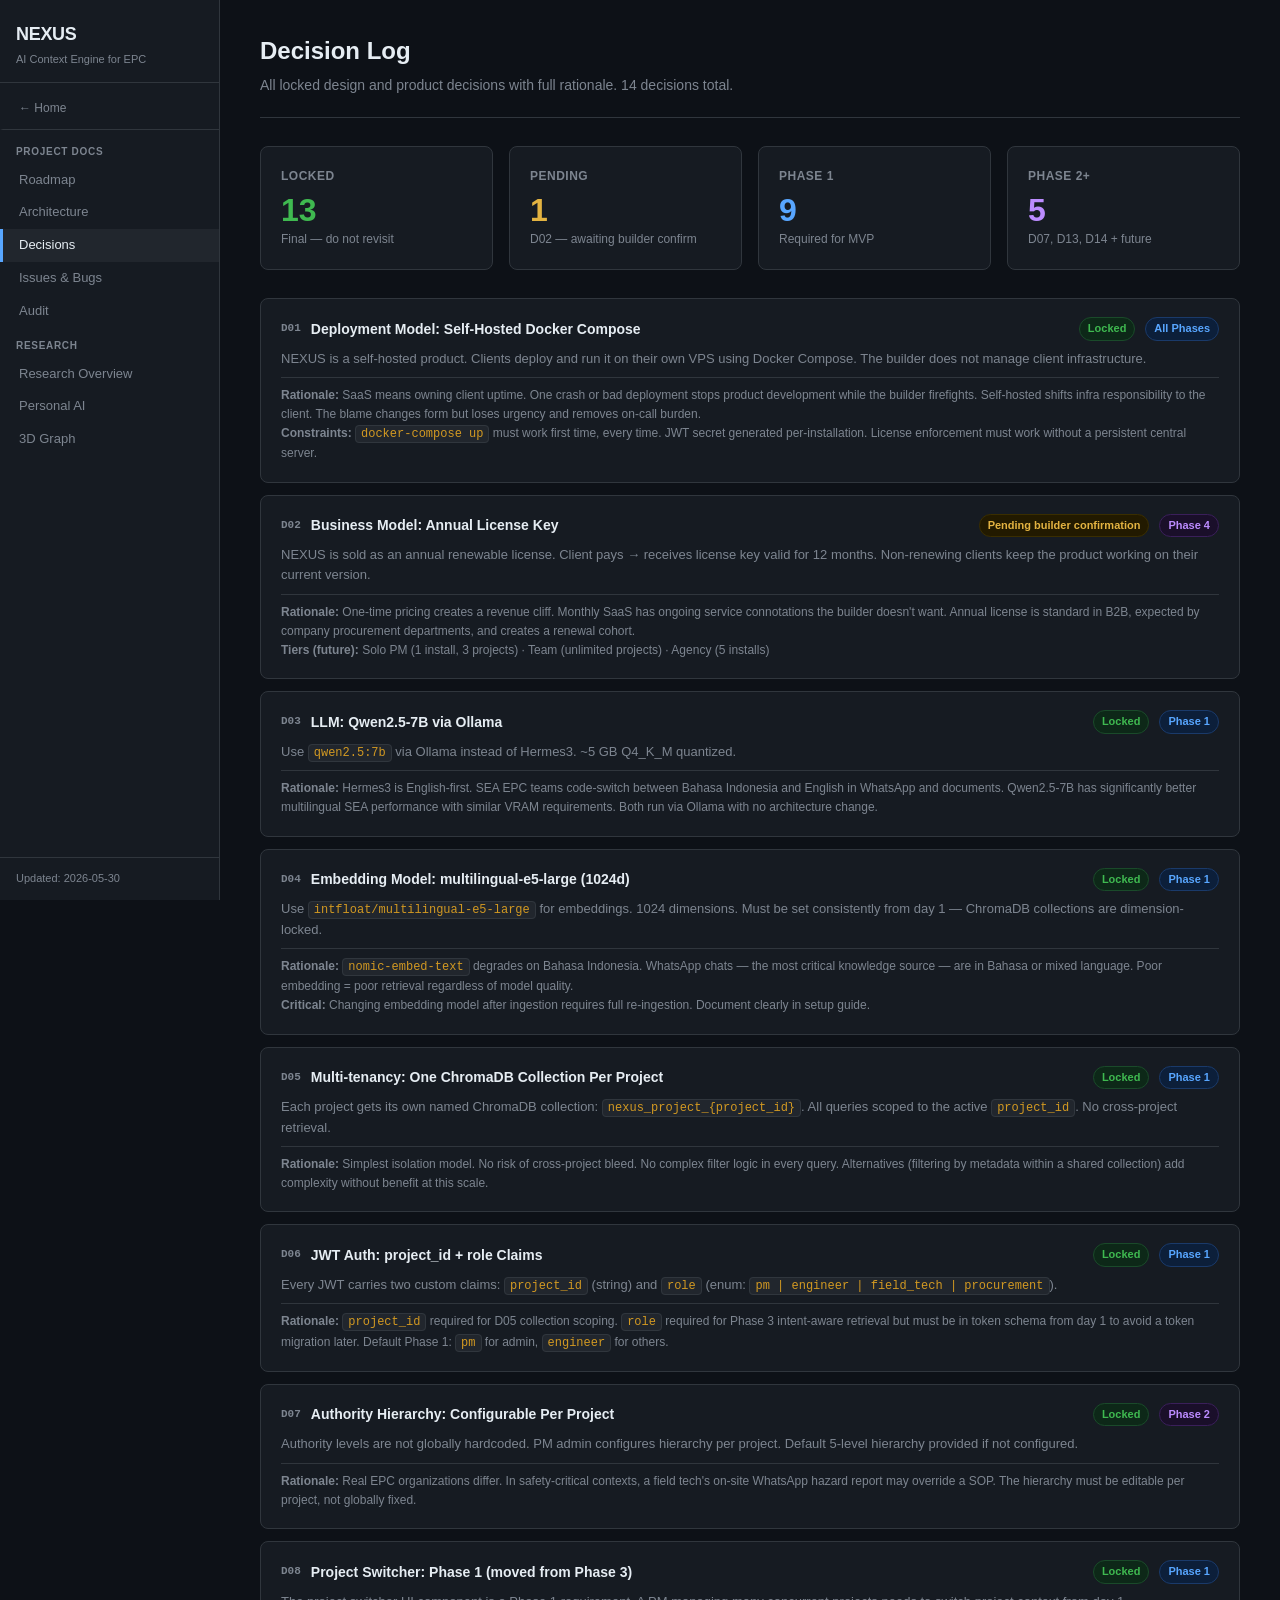
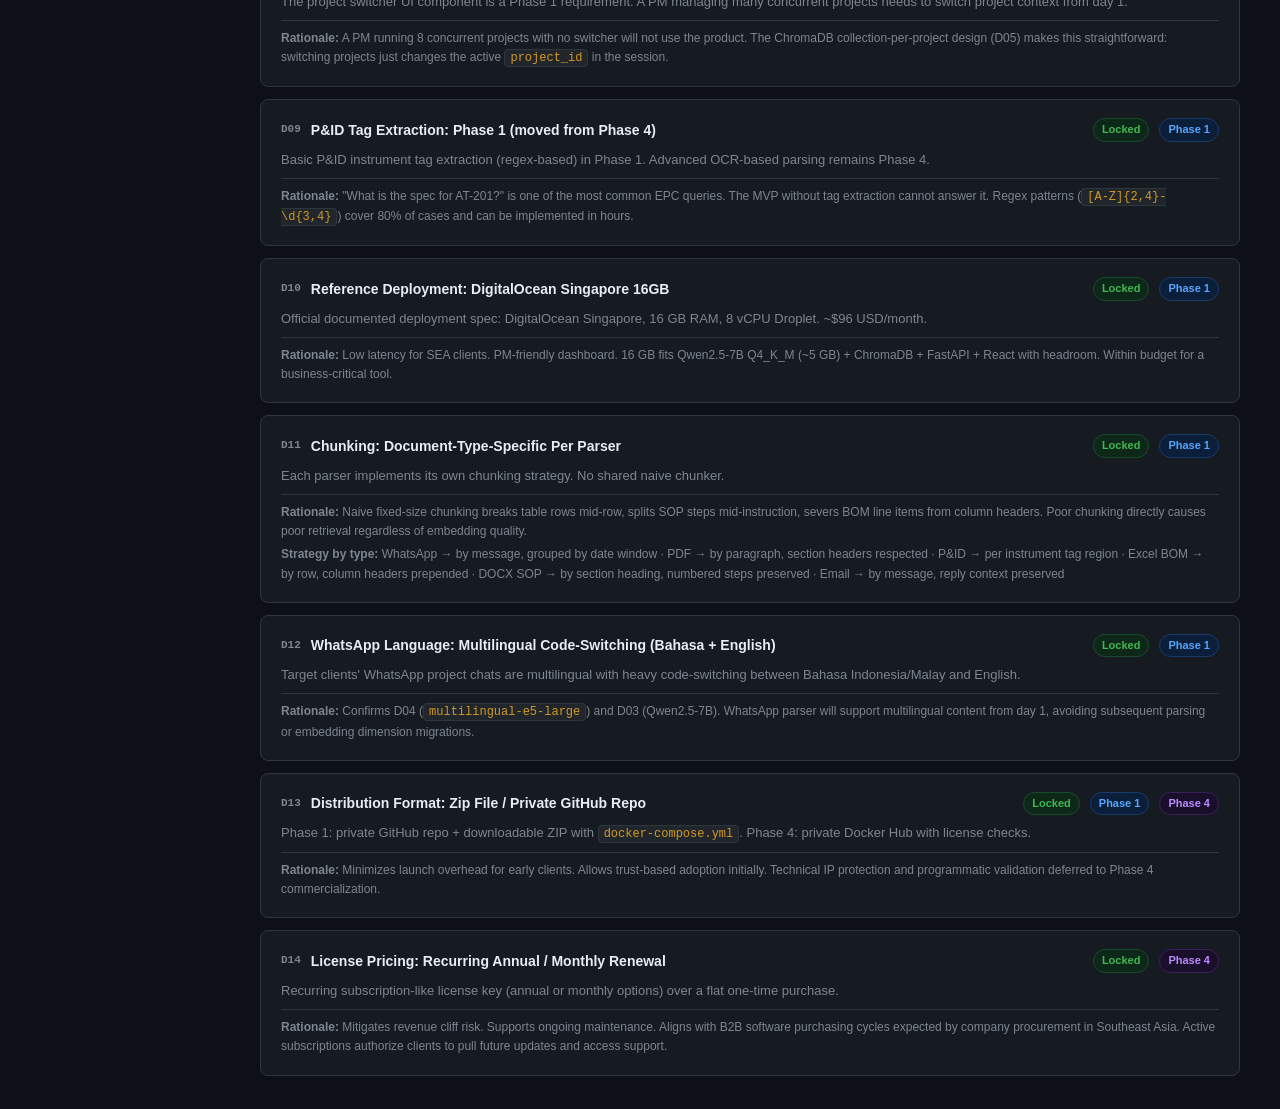
<file: decisions.html>
<!DOCTYPE html>
<html lang="en">
<head>
  <meta charset="UTF-8">
  <meta name="viewport" content="width=device-width, initial-scale=1.0">
  <title>NEXUS — Decisions</title>
  <link rel="stylesheet" href="style.css">
</head>
<body>

<aside class="sidebar">
  <div class="sidebar-logo">
    <h1>NEXUS</h1>
    <p>AI Context Engine for EPC</p>
  </div>
  <nav>
    <a href="index.html" class="nav-back">← Home</a>
    <div class="nav-section">Project Docs</div>
    <a href="roadmap.html">Roadmap</a>
    <a href="architecture.html">Architecture</a>
    <a href="decisions.html" class="active">Decisions</a>
    <a href="tracking.html">Issues &amp; Bugs</a>
    <a href="audit.html">Audit</a>
    <div class="nav-section">Research</div>
    <a href="research.html">Research Overview</a>
    <a href="personal.html">Personal AI</a>
    <a href="graph.html">3D Graph</a>
  </nav>
  <div class="sidebar-footer">Updated: 2026-05-30</div>
</aside>

<main class="main">
  <div class="page-header">
    <h1>Decision Log</h1>
    <p>All locked design and product decisions with full rationale. 14 decisions total.</p>
  </div>

  <div class="cards cards-4" style="margin-bottom: 28px;">
    <div class="card green">
      <h2>Locked</h2>
      <div class="value">13</div>
      <div class="sub">Final — do not revisit</div>
    </div>
    <div class="card yellow">
      <h2>Pending</h2>
      <div class="value">1</div>
      <div class="sub">D02 — awaiting builder confirm</div>
    </div>
    <div class="card blue">
      <h2>Phase 1</h2>
      <div class="value">9</div>
      <div class="sub">Required for MVP</div>
    </div>
    <div class="card purple">
      <h2>Phase 2+</h2>
      <div class="value">5</div>
      <div class="sub">D07, D13, D14 + future</div>
    </div>
  </div>

  <!-- D01 -->
  <div class="decision">
    <div class="decision-header">
      <span class="decision-id">D01</span>
      <h3>Deployment Model: Self-Hosted Docker Compose</h3>
      <span class="badge badge-green">Locked</span>
      <span class="badge badge-blue">All Phases</span>
    </div>
    <p>NEXUS is a self-hosted product. Clients deploy and run it on their own VPS using Docker Compose. The builder does not manage client infrastructure.</p>
    <div class="rationale">
      <strong>Rationale:</strong> SaaS means owning client uptime. One crash or bad deployment stops product development while the builder firefights. Self-hosted shifts infra responsibility to the client. The blame changes form but loses urgency and removes on-call burden.
      <br><strong>Constraints:</strong> <code>docker-compose up</code> must work first time, every time. JWT secret generated per-installation. License enforcement must work without a persistent central server.
    </div>
  </div>

  <!-- D02 -->
  <div class="decision">
    <div class="decision-header">
      <span class="decision-id">D02</span>
      <h3>Business Model: Annual License Key</h3>
      <span class="badge badge-yellow">Pending builder confirmation</span>
      <span class="badge badge-purple">Phase 4</span>
    </div>
    <p>NEXUS is sold as an annual renewable license. Client pays → receives license key valid for 12 months. Non-renewing clients keep the product working on their current version.</p>
    <div class="rationale">
      <strong>Rationale:</strong> One-time pricing creates a revenue cliff. Monthly SaaS has ongoing service connotations the builder doesn't want. Annual license is standard in B2B, expected by company procurement departments, and creates a renewal cohort.
      <br><strong>Tiers (future):</strong> Solo PM (1 install, 3 projects) · Team (unlimited projects) · Agency (5 installs)
    </div>
  </div>

  <!-- D03 -->
  <div class="decision">
    <div class="decision-header">
      <span class="decision-id">D03</span>
      <h3>LLM: Qwen2.5-7B via Ollama</h3>
      <span class="badge badge-green">Locked</span>
      <span class="badge badge-blue">Phase 1</span>
    </div>
    <p>Use <code>qwen2.5:7b</code> via Ollama instead of Hermes3. ~5 GB Q4_K_M quantized.</p>
    <div class="rationale">
      <strong>Rationale:</strong> Hermes3 is English-first. SEA EPC teams code-switch between Bahasa Indonesia and English in WhatsApp and documents. Qwen2.5-7B has significantly better multilingual SEA performance with similar VRAM requirements. Both run via Ollama with no architecture change.
    </div>
  </div>

  <!-- D04 -->
  <div class="decision">
    <div class="decision-header">
      <span class="decision-id">D04</span>
      <h3>Embedding Model: multilingual-e5-large (1024d)</h3>
      <span class="badge badge-green">Locked</span>
      <span class="badge badge-blue">Phase 1</span>
    </div>
    <p>Use <code>intfloat/multilingual-e5-large</code> for embeddings. 1024 dimensions. Must be set consistently from day 1 — ChromaDB collections are dimension-locked.</p>
    <div class="rationale">
      <strong>Rationale:</strong> <code>nomic-embed-text</code> degrades on Bahasa Indonesia. WhatsApp chats — the most critical knowledge source — are in Bahasa or mixed language. Poor embedding = poor retrieval regardless of model quality.
      <br><strong>Critical:</strong> Changing embedding model after ingestion requires full re-ingestion. Document clearly in setup guide.
    </div>
  </div>

  <!-- D05 -->
  <div class="decision">
    <div class="decision-header">
      <span class="decision-id">D05</span>
      <h3>Multi-tenancy: One ChromaDB Collection Per Project</h3>
      <span class="badge badge-green">Locked</span>
      <span class="badge badge-blue">Phase 1</span>
    </div>
    <p>Each project gets its own named ChromaDB collection: <code>nexus_project_{project_id}</code>. All queries scoped to the active <code>project_id</code>. No cross-project retrieval.</p>
    <div class="rationale">
      <strong>Rationale:</strong> Simplest isolation model. No risk of cross-project bleed. No complex filter logic in every query. Alternatives (filtering by metadata within a shared collection) add complexity without benefit at this scale.
    </div>
  </div>

  <!-- D06 -->
  <div class="decision">
    <div class="decision-header">
      <span class="decision-id">D06</span>
      <h3>JWT Auth: project_id + role Claims</h3>
      <span class="badge badge-green">Locked</span>
      <span class="badge badge-blue">Phase 1</span>
    </div>
    <p>Every JWT carries two custom claims: <code>project_id</code> (string) and <code>role</code> (enum: <code>pm | engineer | field_tech | procurement</code>).</p>
    <div class="rationale">
      <strong>Rationale:</strong> <code>project_id</code> required for D05 collection scoping. <code>role</code> required for Phase 3 intent-aware retrieval but must be in token schema from day 1 to avoid a token migration later. Default Phase 1: <code>pm</code> for admin, <code>engineer</code> for others.
    </div>
  </div>

  <!-- D07 -->
  <div class="decision">
    <div class="decision-header">
      <span class="decision-id">D07</span>
      <h3>Authority Hierarchy: Configurable Per Project</h3>
      <span class="badge badge-green">Locked</span>
      <span class="badge badge-purple">Phase 2</span>
    </div>
    <p>Authority levels are not globally hardcoded. PM admin configures hierarchy per project. Default 5-level hierarchy provided if not configured.</p>
    <div class="rationale">
      <strong>Rationale:</strong> Real EPC organizations differ. In safety-critical contexts, a field tech's on-site WhatsApp hazard report may override a SOP. The hierarchy must be editable per project, not globally fixed.
    </div>
  </div>

  <!-- D08 -->
  <div class="decision">
    <div class="decision-header">
      <span class="decision-id">D08</span>
      <h3>Project Switcher: Phase 1 (moved from Phase 3)</h3>
      <span class="badge badge-green">Locked</span>
      <span class="badge badge-blue">Phase 1</span>
    </div>
    <p>The project switcher UI component is a Phase 1 requirement. A PM managing many concurrent projects needs to switch project context from day 1.</p>
    <div class="rationale">
      <strong>Rationale:</strong> A PM running 8 concurrent projects with no switcher will not use the product. The ChromaDB collection-per-project design (D05) makes this straightforward: switching projects just changes the active <code>project_id</code> in the session.
    </div>
  </div>

  <!-- D09 -->
  <div class="decision">
    <div class="decision-header">
      <span class="decision-id">D09</span>
      <h3>P&amp;ID Tag Extraction: Phase 1 (moved from Phase 4)</h3>
      <span class="badge badge-green">Locked</span>
      <span class="badge badge-blue">Phase 1</span>
    </div>
    <p>Basic P&amp;ID instrument tag extraction (regex-based) in Phase 1. Advanced OCR-based parsing remains Phase 4.</p>
    <div class="rationale">
      <strong>Rationale:</strong> "What is the spec for AT-201?" is one of the most common EPC queries. The MVP without tag extraction cannot answer it. Regex patterns (<code>[A-Z]{2,4}-\d{3,4}</code>) cover 80% of cases and can be implemented in hours.
    </div>
  </div>

  <!-- D10 -->
  <div class="decision">
    <div class="decision-header">
      <span class="decision-id">D10</span>
      <h3>Reference Deployment: DigitalOcean Singapore 16GB</h3>
      <span class="badge badge-green">Locked</span>
      <span class="badge badge-blue">Phase 1</span>
    </div>
    <p>Official documented deployment spec: DigitalOcean Singapore, 16 GB RAM, 8 vCPU Droplet. ~$96 USD/month.</p>
    <div class="rationale">
      <strong>Rationale:</strong> Low latency for SEA clients. PM-friendly dashboard. 16 GB fits Qwen2.5-7B Q4_K_M (~5 GB) + ChromaDB + FastAPI + React with headroom. Within budget for a business-critical tool.
    </div>
  </div>

  <!-- D11 -->
  <div class="decision">
    <div class="decision-header">
      <span class="decision-id">D11</span>
      <h3>Chunking: Document-Type-Specific Per Parser</h3>
      <span class="badge badge-green">Locked</span>
      <span class="badge badge-blue">Phase 1</span>
    </div>
    <p>Each parser implements its own chunking strategy. No shared naive chunker.</p>
    <div class="rationale">
      <strong>Rationale:</strong> Naive fixed-size chunking breaks table rows mid-row, splits SOP steps mid-instruction, severs BOM line items from column headers. Poor chunking directly causes poor retrieval regardless of embedding quality.
    </div>
    <div class="rationale" style="border-top: none; padding-top: 0; margin-top: 4px;">
      <strong>Strategy by type:</strong>
      WhatsApp → by message, grouped by date window ·
      PDF → by paragraph, section headers respected ·
      P&amp;ID → per instrument tag region ·
      Excel BOM → by row, column headers prepended ·
      DOCX SOP → by section heading, numbered steps preserved ·
      Email → by message, reply context preserved
    </div>
  </div>

  <!-- D12 -->
  <div class="decision">
    <div class="decision-header">
      <span class="decision-id">D12</span>
      <h3>WhatsApp Language: Multilingual Code-Switching (Bahasa + English)</h3>
      <span class="badge badge-green">Locked</span>
      <span class="badge badge-blue">Phase 1</span>
    </div>
    <p>Target clients' WhatsApp project chats are multilingual with heavy code-switching between Bahasa Indonesia/Malay and English.</p>
    <div class="rationale">
      <strong>Rationale:</strong> Confirms D04 (<code>multilingual-e5-large</code>) and D03 (Qwen2.5-7B). WhatsApp parser will support multilingual content from day 1, avoiding subsequent parsing or embedding dimension migrations.
    </div>
  </div>

  <!-- D13 -->
  <div class="decision">
    <div class="decision-header">
      <span class="decision-id">D13</span>
      <h3>Distribution Format: Zip File / Private GitHub Repo</h3>
      <span class="badge badge-green">Locked</span>
      <span class="badge badge-blue">Phase 1</span>
      <span class="badge badge-purple">Phase 4</span>
    </div>
    <p>Phase 1: private GitHub repo + downloadable ZIP with <code>docker-compose.yml</code>. Phase 4: private Docker Hub with license checks.</p>
    <div class="rationale">
      <strong>Rationale:</strong> Minimizes launch overhead for early clients. Allows trust-based adoption initially. Technical IP protection and programmatic validation deferred to Phase 4 commercialization.
    </div>
  </div>

  <!-- D14 -->
  <div class="decision">
    <div class="decision-header">
      <span class="decision-id">D14</span>
      <h3>License Pricing: Recurring Annual / Monthly Renewal</h3>
      <span class="badge badge-green">Locked</span>
      <span class="badge badge-purple">Phase 4</span>
    </div>
    <p>Recurring subscription-like license key (annual or monthly options) over a flat one-time purchase.</p>
    <div class="rationale">
      <strong>Rationale:</strong> Mitigates revenue cliff risk. Supports ongoing maintenance. Aligns with B2B software purchasing cycles expected by company procurement in Southeast Asia. Active subscriptions authorize clients to pull future updates and access support.
    </div>
  </div>

</main>
</body>
</html>
</file>
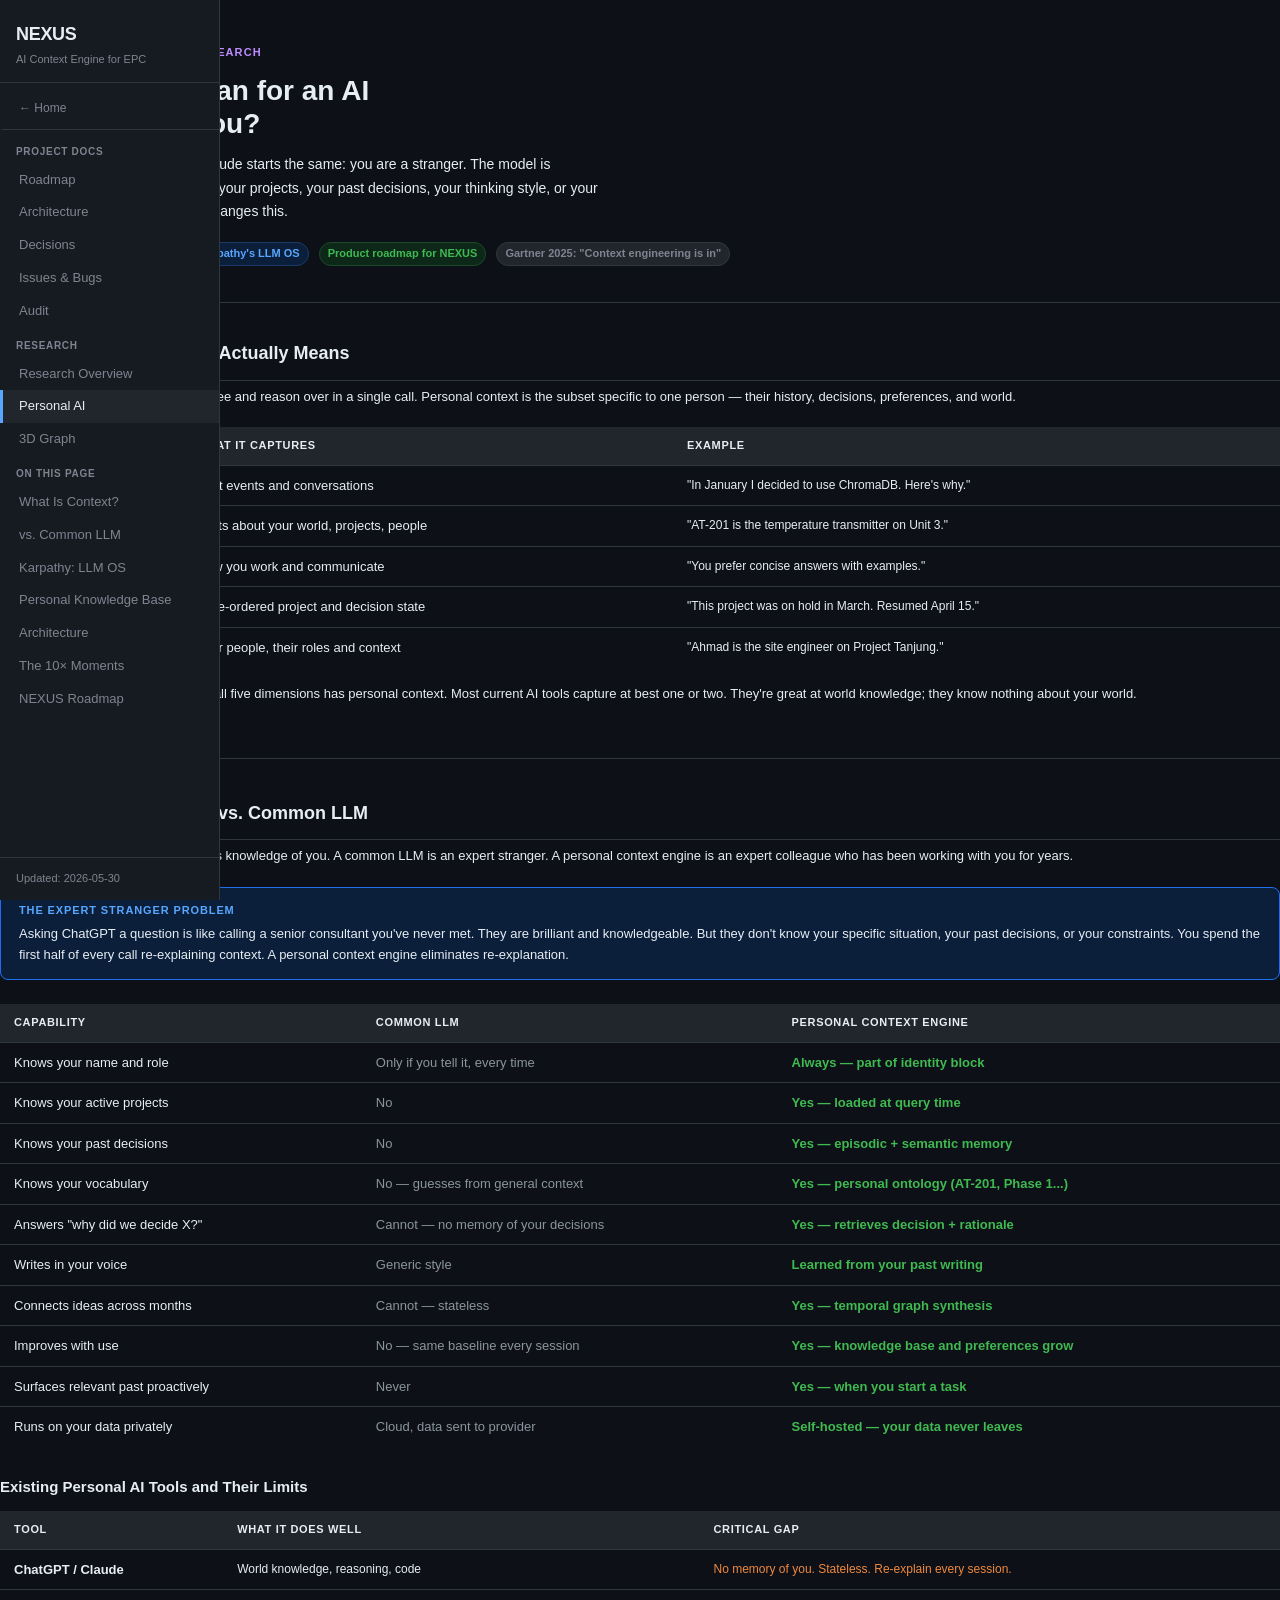
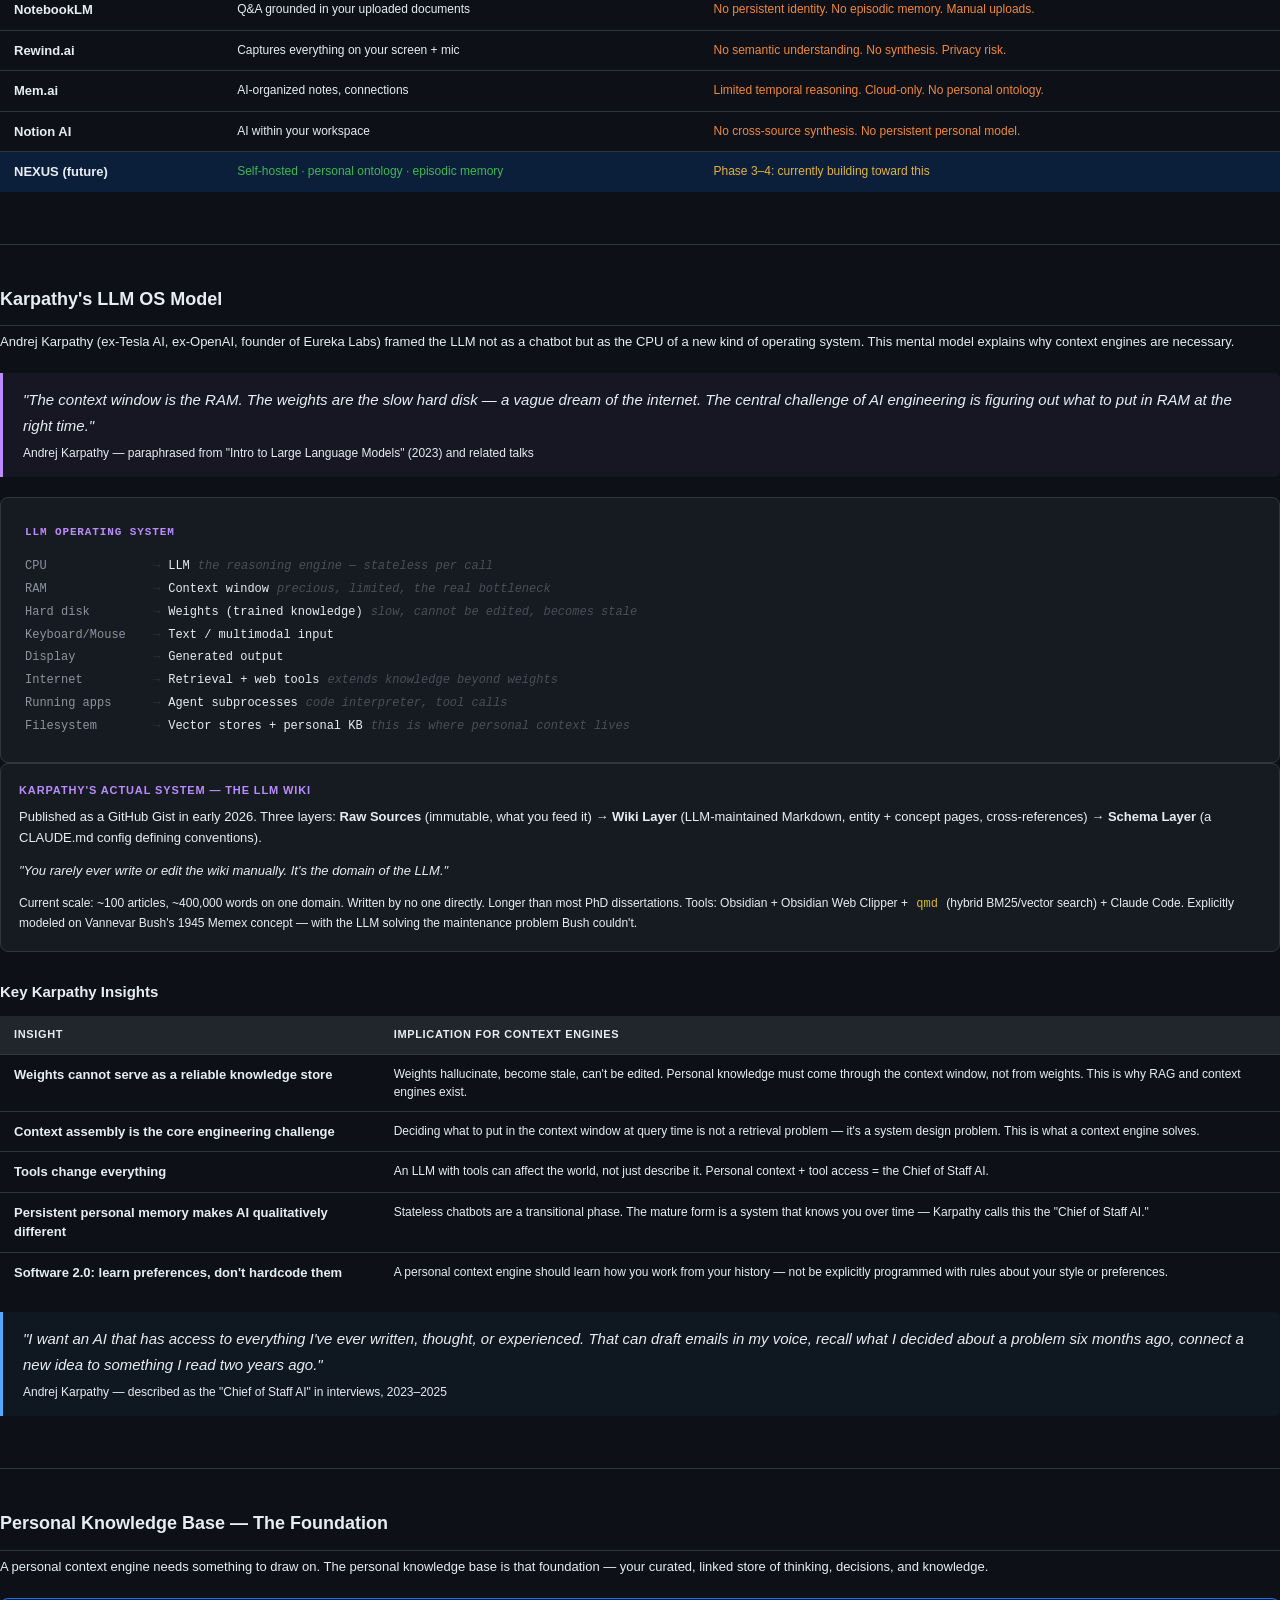
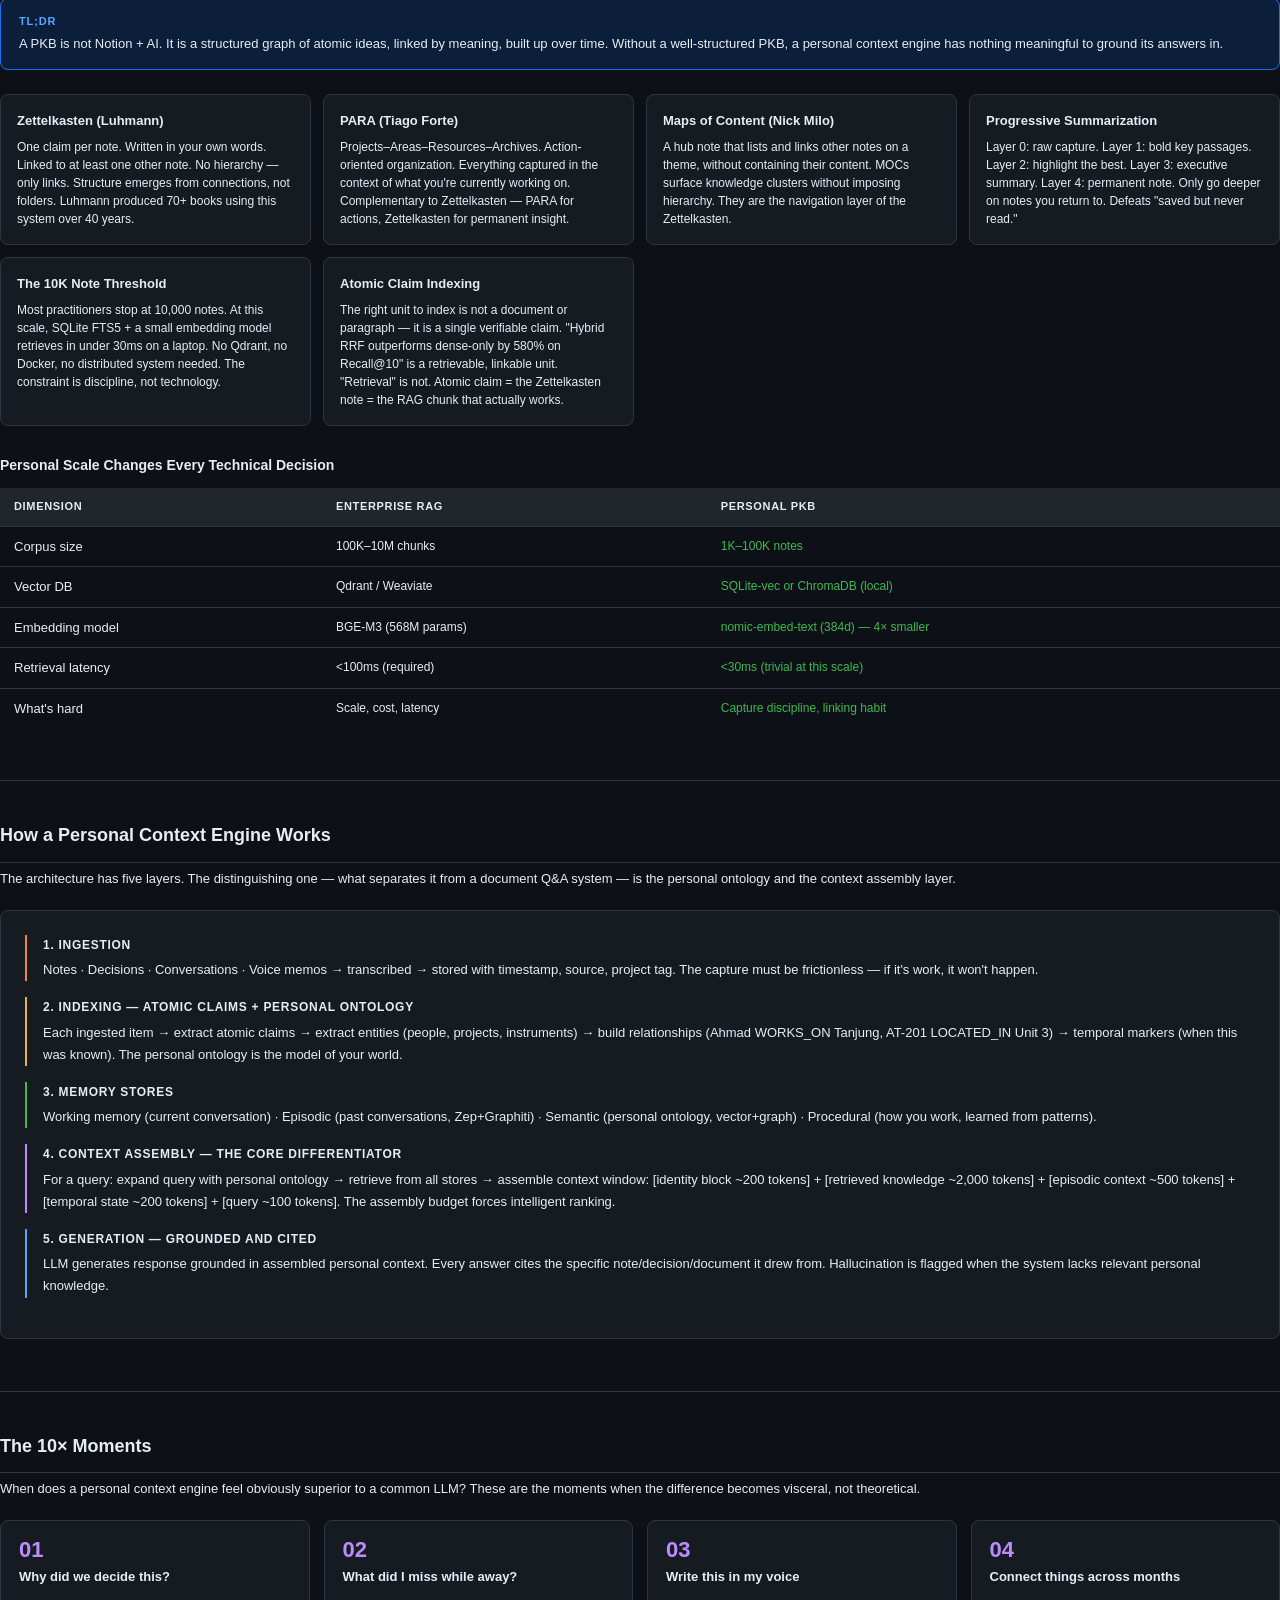
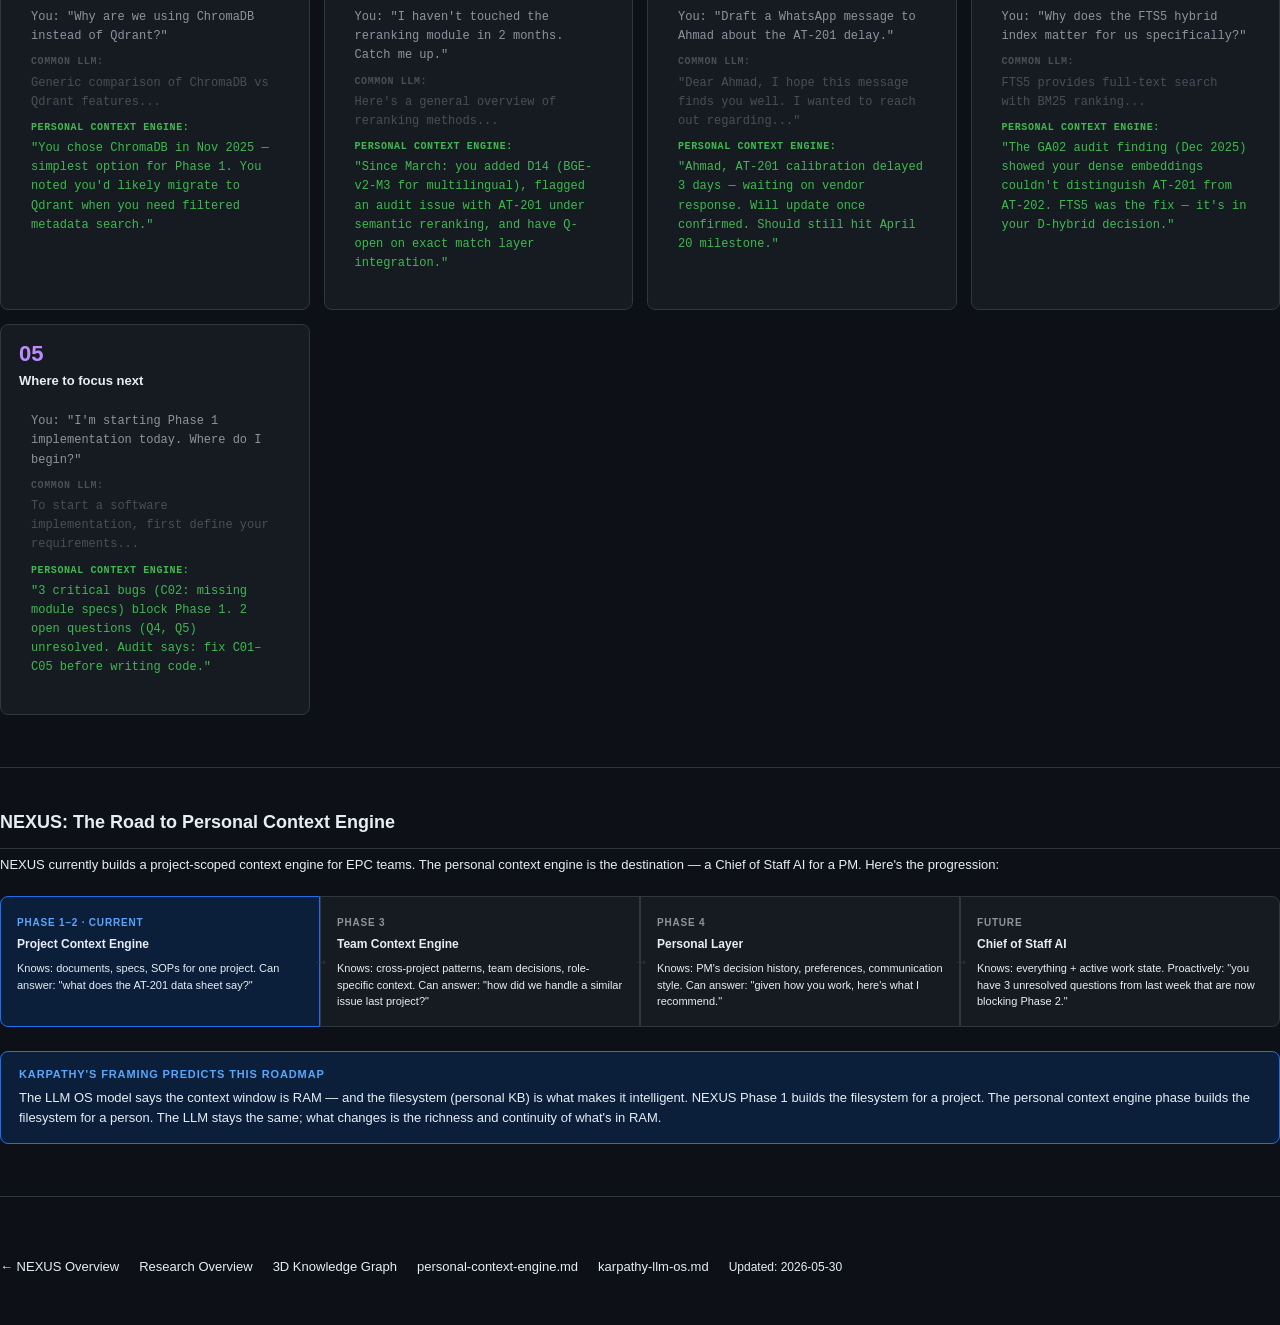
<file: personal.html>
<!DOCTYPE html>
<html lang="en">
<head>
  <meta charset="UTF-8">
  <meta name="viewport" content="width=device-width, initial-scale=1.0">
  <title>NEXUS — Personal Context Engine Research</title>
  <meta name="description" content="What is a personal context engine? How it differs from ChatGPT, how it works, and what NEXUS is building toward — grounded in Karpathy's LLM OS model.">
  <link rel="stylesheet" href="style.css">
  <style>
    /* ── Page-specific styles ── */
    .personal-hero {
      padding: 44px 0 36px;
      border-bottom: 1px solid var(--border);
      margin-bottom: 36px;
    }
    .personal-hero .eyebrow {
      font-size: 11px;
      font-weight: 700;
      text-transform: uppercase;
      letter-spacing: 0.1em;
      color: #bc8cff;
      margin-bottom: 12px;
    }
    .personal-hero h1 {
      font-size: 28px;
      font-weight: 800;
      color: var(--text-primary);
      line-height: 1.2;
      margin: 0 0 12px;
    }
    .personal-hero p {
      font-size: 14px;
      color: var(--text-secondary);
      max-width: 600px;
      line-height: 1.7;
      margin: 0 0 18px;
    }
    /* Section wrapper */
    .psection {
      margin-bottom: 52px;
    }
    .psection h2 {
      font-size: 18px;
      font-weight: 700;
      color: var(--text-primary);
      margin: 0 0 4px;
      padding-bottom: 12px;
      border-bottom: 1px solid var(--border);
    }
    .psection .sub {
      color: var(--text-secondary);
      font-size: 13px;
      margin: 6px 0 20px;
      line-height: 1.6;
    }
    /* Pull quote */
    .pull-quote {
      border-left: 3px solid #bc8cff;
      padding: 14px 20px;
      margin: 20px 0;
      background: rgba(188, 140, 255, 0.05);
      border-radius: 0 6px 6px 0;
    }
    .pull-quote p {
      font-size: 15px;
      color: var(--text-primary);
      font-style: italic;
      line-height: 1.7;
      margin: 0 0 6px;
    }
    .pull-quote .attribution {
      font-size: 12px;
      color: var(--text-muted);
    }
    /* TL;DR box */
    .tldr {
      background: #0c1f3a;
      border: 1px solid #1f6feb;
      border-radius: 8px;
      padding: 14px 18px;
      margin-bottom: 24px;
      font-size: 13px;
      color: var(--text-secondary);
      line-height: 1.6;
    }
    .tldr strong {
      color: #58a6ff;
      font-size: 11px;
      text-transform: uppercase;
      letter-spacing: 0.08em;
      display: block;
      margin-bottom: 4px;
    }
    /* Comparison table */
    .ctable {
      width: 100%;
      border-collapse: collapse;
      font-size: 13px;
      margin-bottom: 8px;
    }
    .ctable th {
      text-align: left;
      padding: 10px 14px;
      color: var(--text-secondary);
      font-size: 11px;
      font-weight: 700;
      text-transform: uppercase;
      letter-spacing: 0.06em;
      border-bottom: 1px solid var(--border);
    }
    .ctable td {
      padding: 10px 14px;
      border-bottom: 1px solid var(--border-subtle);
      color: var(--text-primary);
      vertical-align: top;
      line-height: 1.5;
    }
    .ctable tr:last-child td { border-bottom: none; }
    .ctable tr:hover td { background: var(--surface-hover); }
    .ctable .win { color: #3fb950; font-weight: 600; }
    .ctable .lose { color: #8b949e; }
    .ctable .hl td { background: #0c1f3a; }
    /* LLM OS diagram */
    .os-diagram {
      background: var(--surface);
      border: 1px solid var(--border);
      border-radius: 8px;
      padding: 24px;
      font-family: 'SF Mono', 'Fira Code', monospace;
      font-size: 12px;
      line-height: 1.9;
      color: var(--text-secondary);
      overflow-x: auto;
    }
    .os-diagram .box-title {
      font-size: 11px;
      font-weight: 700;
      text-transform: uppercase;
      letter-spacing: 0.08em;
      color: #bc8cff;
      margin-bottom: 12px;
    }
    .os-diagram .row { display: flex; gap: 0; }
    .os-diagram .label { color: #8b949e; min-width: 120px; }
    .os-diagram .arrow { color: #30363d; margin: 0 8px; }
    .os-diagram .value { color: var(--text-primary); }
    .os-diagram .comment { color: #484f58; margin-left: 8px; font-style: italic; }
    /* Moment cards */
    .moment-grid {
      display: grid;
      grid-template-columns: repeat(auto-fill, minmax(300px, 1fr));
      gap: 14px;
      margin-top: 20px;
    }
    .moment-card {
      background: var(--surface);
      border: 1px solid var(--border);
      border-radius: 8px;
      padding: 18px;
    }
    .moment-card .number {
      font-size: 22px;
      font-weight: 800;
      color: #bc8cff;
      line-height: 1;
      margin-bottom: 6px;
    }
    .moment-card h4 {
      font-size: 13px;
      font-weight: 700;
      color: var(--text-primary);
      margin: 0 0 10px;
    }
    .moment-card .scenario {
      font-size: 12px;
      color: var(--text-muted);
      font-family: 'SF Mono', 'Fira Code', monospace;
      background: var(--surface-hover);
      padding: 10px 12px;
      border-radius: 4px;
      line-height: 1.6;
      margin-bottom: 8px;
    }
    .moment-card .scenario .q { color: #8b949e; }
    .moment-card .scenario .llm { color: #484f58; }
    .moment-card .scenario .pce { color: #3fb950; }
    .moment-card .scenario .lbl {
      font-size: 10px;
      font-weight: 700;
      text-transform: uppercase;
      letter-spacing: 0.06em;
    }
    /* Architecture diagram */
    .arch-diagram {
      background: var(--surface);
      border: 1px solid var(--border);
      border-radius: 8px;
      padding: 24px;
      font-size: 13px;
      line-height: 1.7;
      color: var(--text-secondary);
      overflow-x: auto;
    }
    .arch-layer {
      margin-bottom: 16px;
      padding-left: 16px;
      border-left: 2px solid var(--border);
    }
    .arch-layer.highlight { border-left-color: #bc8cff; }
    .arch-layer h4 {
      font-size: 12px;
      font-weight: 700;
      color: var(--text-primary);
      text-transform: uppercase;
      letter-spacing: 0.06em;
      margin: 0 0 4px;
    }
    /* PKB grid */
    .pkb-grid {
      display: grid;
      grid-template-columns: repeat(auto-fill, minmax(260px, 1fr));
      gap: 12px;
      margin-top: 20px;
    }
    .pkb-card {
      background: var(--surface);
      border: 1px solid var(--border);
      border-radius: 8px;
      padding: 16px;
    }
    .pkb-card h4 {
      font-size: 13px;
      font-weight: 700;
      color: var(--text-primary);
      margin: 0 0 6px;
    }
    .pkb-card p {
      font-size: 12px;
      color: var(--text-secondary);
      line-height: 1.5;
      margin: 0;
    }
    /* Roadmap progression */
    .phase-progression {
      display: flex;
      gap: 0;
      margin-top: 20px;
      overflow-x: auto;
    }
    .prog-phase {
      flex: 1;
      min-width: 180px;
      padding: 16px;
      background: var(--surface);
      border: 1px solid var(--border);
      position: relative;
    }
    .prog-phase:not(:last-child)::after {
      content: '→';
      position: absolute;
      right: -10px;
      top: 50%;
      transform: translateY(-50%);
      color: var(--border);
      z-index: 1;
      font-size: 16px;
    }
    .prog-phase:first-child { border-radius: 8px 0 0 8px; }
    .prog-phase:last-child { border-radius: 0 8px 8px 0; }
    .prog-phase.current { border-color: #1f6feb; background: #0c1f3a; }
    .prog-phase .phase-num {
      font-size: 10px;
      font-weight: 700;
      text-transform: uppercase;
      letter-spacing: 0.08em;
      color: #8b949e;
      margin-bottom: 4px;
    }
    .prog-phase.current .phase-num { color: #58a6ff; }
    .prog-phase h4 {
      font-size: 12px;
      font-weight: 700;
      color: var(--text-primary);
      margin: 0 0 6px;
    }
    .prog-phase p {
      font-size: 11px;
      color: var(--text-secondary);
      line-height: 1.5;
      margin: 0;
    }
    hr.pdivider {
      border: none;
      border-top: 1px solid var(--border);
      margin: 40px 0;
    }
    /* Inline code */
    code {
      font-family: 'SF Mono', 'Fira Code', monospace;
      font-size: 12px;
      background: var(--surface);
      border: 1px solid var(--border-subtle);
      padding: 1px 5px;
      border-radius: 3px;
      color: #e3b341;
    }
    @media (max-width: 640px) {
      .moment-grid { grid-template-columns: 1fr; }
      .pkb-grid { grid-template-columns: 1fr; }
      .phase-progression { flex-direction: column; }
      .prog-phase { border-radius: 0; min-width: unset; }
      .prog-phase:first-child { border-radius: 8px 8px 0 0; }
      .prog-phase:last-child { border-radius: 0 0 8px 8px; }
      .prog-phase:not(:last-child)::after { display: none; }
    }
  </style>
</head>
<body>

<aside class="sidebar">
  <div class="sidebar-logo">
    <h1>NEXUS</h1>
    <p>AI Context Engine for EPC</p>
  </div>
  <nav>
    <a href="index.html" class="nav-back">← Home</a>
    <div class="nav-section">Project Docs</div>
    <a href="roadmap.html">Roadmap</a>
    <a href="architecture.html">Architecture</a>
    <a href="decisions.html">Decisions</a>
    <a href="tracking.html">Issues &amp; Bugs</a>
    <a href="audit.html">Audit</a>
    <div class="nav-section">Research</div>
    <a href="research.html">Research Overview</a>
    <a href="personal.html" class="active">Personal AI</a>
    <a href="graph.html">3D Graph</a>
    <div class="nav-section">On This Page</div>
    <a href="#what-is-context">What Is Context?</a>
    <a href="#vs-llm">vs. Common LLM</a>
    <a href="#karpathy">Karpathy: LLM OS</a>
    <a href="#pkb">Personal Knowledge Base</a>
    <a href="#architecture">Architecture</a>
    <a href="#10x">The 10× Moments</a>
    <a href="#nexus-roadmap">NEXUS Roadmap</a>
  </nav>
  <div class="sidebar-footer">Updated: 2026-05-30</div>
</aside>

<main class="main-content">

  <!-- Hero -->
  <div class="personal-hero" id="what-is-context">
    <div class="eyebrow">Personal Context Engine Research</div>
    <h1>What Does It Mean for an AI<br>to Truly Know You?</h1>
    <p>
      Every session with ChatGPT or Claude starts the same: you are a stranger.
      The model is brilliant, but it knows nothing about your projects, your past decisions,
      your thinking style, or your world. A personal context engine changes this.
    </p>
    <div style="display:flex;gap:10px;flex-wrap:wrap;">
      <span class="badge badge-purple">Personal AI research</span>
      <span class="badge badge-blue">Based on Karpathy's LLM OS</span>
      <span class="badge badge-green">Product roadmap for NEXUS</span>
      <span class="badge badge-gray">Gartner 2025: "Context engineering is in"</span>
    </div>
  </div>

  <!-- What is "personal context" -->
  <section class="psection">
    <h2>What "Personal Context" Actually Means</h2>
    <p class="sub">Context is everything the model can see and reason over in a single call. Personal context is the subset specific to one person — their history, decisions, preferences, and world.</p>

    <table class="ctable">
      <thead>
        <tr>
          <th>Dimension</th>
          <th>What it captures</th>
          <th>Example</th>
        </tr>
      </thead>
      <tbody>
        <tr>
          <td><strong>Episodic</strong></td>
          <td>Past events and conversations</td>
          <td style="font-size:12px;color:var(--text-secondary)">"In January I decided to use ChromaDB. Here's why."</td>
        </tr>
        <tr>
          <td><strong>Semantic</strong></td>
          <td>Facts about your world, projects, people</td>
          <td style="font-size:12px;color:var(--text-secondary)">"AT-201 is the temperature transmitter on Unit 3."</td>
        </tr>
        <tr>
          <td><strong>Preference</strong></td>
          <td>How you work and communicate</td>
          <td style="font-size:12px;color:var(--text-secondary)">"You prefer concise answers with examples."</td>
        </tr>
        <tr>
          <td><strong>Temporal</strong></td>
          <td>Time-ordered project and decision state</td>
          <td style="font-size:12px;color:var(--text-secondary)">"This project was on hold in March. Resumed April 15."</td>
        </tr>
        <tr>
          <td><strong>Relational</strong></td>
          <td>Your people, their roles and context</td>
          <td style="font-size:12px;color:var(--text-secondary)">"Ahmad is the site engineer on Project Tanjung."</td>
        </tr>
      </tbody>
    </table>

    <p style="font-size:13px;color:var(--text-secondary);margin-top:16px;line-height:1.7;">A system that captures and retrieves all five dimensions has personal context. Most current AI tools capture at best one or two. They're great at world knowledge; they know nothing about your world.</p>
  </section>

  <hr class="pdivider">

  <!-- vs common LLM -->
  <section class="psection" id="vs-llm">
    <h2>Personal Context Engine vs. Common LLM</h2>
    <p class="sub">The difference is not intelligence — it's knowledge of you. A common LLM is an expert stranger. A personal context engine is an expert colleague who has been working with you for years.</p>

    <div class="tldr">
      <strong>The Expert Stranger Problem</strong>
      Asking ChatGPT a question is like calling a senior consultant you've never met. They are brilliant and knowledgeable. But they don't know your specific situation, your past decisions, or your constraints. You spend the first half of every call re-explaining context. A personal context engine eliminates re-explanation.
    </div>

    <table class="ctable">
      <thead>
        <tr>
          <th>Capability</th>
          <th>Common LLM</th>
          <th>Personal Context Engine</th>
        </tr>
      </thead>
      <tbody>
        <tr>
          <td>Knows your name and role</td>
          <td class="lose">Only if you tell it, every time</td>
          <td class="win">Always — part of identity block</td>
        </tr>
        <tr>
          <td>Knows your active projects</td>
          <td class="lose">No</td>
          <td class="win">Yes — loaded at query time</td>
        </tr>
        <tr>
          <td>Knows your past decisions</td>
          <td class="lose">No</td>
          <td class="win">Yes — episodic + semantic memory</td>
        </tr>
        <tr>
          <td>Knows your vocabulary</td>
          <td class="lose">No — guesses from general context</td>
          <td class="win">Yes — personal ontology (AT-201, Phase 1...)</td>
        </tr>
        <tr>
          <td>Answers "why did we decide X?"</td>
          <td class="lose">Cannot — no memory of your decisions</td>
          <td class="win">Yes — retrieves decision + rationale</td>
        </tr>
        <tr>
          <td>Writes in your voice</td>
          <td class="lose">Generic style</td>
          <td class="win">Learned from your past writing</td>
        </tr>
        <tr>
          <td>Connects ideas across months</td>
          <td class="lose">Cannot — stateless</td>
          <td class="win">Yes — temporal graph synthesis</td>
        </tr>
        <tr>
          <td>Improves with use</td>
          <td class="lose">No — same baseline every session</td>
          <td class="win">Yes — knowledge base and preferences grow</td>
        </tr>
        <tr>
          <td>Surfaces relevant past proactively</td>
          <td class="lose">Never</td>
          <td class="win">Yes — when you start a task</td>
        </tr>
        <tr>
          <td>Runs on your data privately</td>
          <td class="lose">Cloud, data sent to provider</td>
          <td class="win">Self-hosted — your data never leaves</td>
        </tr>
      </tbody>
    </table>

    <h3 style="font-size:15px;font-weight:700;color:var(--text-primary);margin:28px 0 12px;">Existing Personal AI Tools and Their Limits</h3>
    <table class="ctable">
      <thead>
        <tr><th>Tool</th><th>What it does well</th><th>Critical gap</th></tr>
      </thead>
      <tbody>
        <tr>
          <td><strong>ChatGPT / Claude</strong></td>
          <td style="font-size:12px;color:var(--text-secondary)">World knowledge, reasoning, code</td>
          <td style="font-size:12px;color:#f0883e">No memory of you. Stateless. Re-explain every session.</td>
        </tr>
        <tr>
          <td><strong>NotebookLM</strong></td>
          <td style="font-size:12px;color:var(--text-secondary)">Q&A grounded in your uploaded documents</td>
          <td style="font-size:12px;color:#f0883e">No persistent identity. No episodic memory. Manual uploads.</td>
        </tr>
        <tr>
          <td><strong>Rewind.ai</strong></td>
          <td style="font-size:12px;color:var(--text-secondary)">Captures everything on your screen + mic</td>
          <td style="font-size:12px;color:#f0883e">No semantic understanding. No synthesis. Privacy risk.</td>
        </tr>
        <tr>
          <td><strong>Mem.ai</strong></td>
          <td style="font-size:12px;color:var(--text-secondary)">AI-organized notes, connections</td>
          <td style="font-size:12px;color:#f0883e">Limited temporal reasoning. Cloud-only. No personal ontology.</td>
        </tr>
        <tr>
          <td><strong>Notion AI</strong></td>
          <td style="font-size:12px;color:var(--text-secondary)">AI within your workspace</td>
          <td style="font-size:12px;color:#f0883e">No cross-source synthesis. No persistent personal model.</td>
        </tr>
        <tr class="hl">
          <td><strong>NEXUS (future)</strong></td>
          <td style="font-size:12px;color:#3fb950">Self-hosted · personal ontology · episodic memory</td>
          <td style="font-size:12px;color:#e3b341">Phase 3–4: currently building toward this</td>
        </tr>
      </tbody>
    </table>
  </section>

  <hr class="pdivider">

  <!-- Karpathy section -->
  <section class="psection" id="karpathy">
    <h2>Karpathy's LLM OS Model</h2>
    <p class="sub">Andrej Karpathy (ex-Tesla AI, ex-OpenAI, founder of Eureka Labs) framed the LLM not as a chatbot but as the CPU of a new kind of operating system. This mental model explains why context engines are necessary.</p>

    <div class="pull-quote">
      <p>"The context window is the RAM. The weights are the slow hard disk — a vague dream of the internet. The central challenge of AI engineering is figuring out what to put in RAM at the right time."</p>
      <div class="attribution">Andrej Karpathy — paraphrased from "Intro to Large Language Models" (2023) and related talks</div>
    </div>

    <div class="os-diagram">
      <div class="box-title">LLM Operating System</div>
      <div class="row"><span class="label">CPU</span><span class="arrow">→</span><span class="value">LLM</span><span class="comment">the reasoning engine — stateless per call</span></div>
      <div class="row"><span class="label">RAM</span><span class="arrow">→</span><span class="value">Context window</span><span class="comment">precious, limited, the real bottleneck</span></div>
      <div class="row"><span class="label">Hard disk</span><span class="arrow">→</span><span class="value">Weights (trained knowledge)</span><span class="comment">slow, cannot be edited, becomes stale</span></div>
      <div class="row"><span class="label">Keyboard/Mouse</span><span class="arrow">→</span><span class="value">Text / multimodal input</span><span class="comment"></span></div>
      <div class="row"><span class="label">Display</span><span class="arrow">→</span><span class="value">Generated output</span><span class="comment"></span></div>
      <div class="row"><span class="label">Internet</span><span class="arrow">→</span><span class="value">Retrieval + web tools</span><span class="comment">extends knowledge beyond weights</span></div>
      <div class="row"><span class="label">Running apps</span><span class="arrow">→</span><span class="value">Agent subprocesses</span><span class="comment">code interpreter, tool calls</span></div>
      <div class="row"><span class="label">Filesystem</span><span class="arrow">→</span><span class="value">Vector stores + personal KB</span><span class="comment">this is where personal context lives</span></div>
    </div>

    <div style="background:var(--surface);border:1px solid var(--border);border-radius:8px;padding:18px;margin-bottom:24px;">
      <div style="font-size:11px;font-weight:700;text-transform:uppercase;letter-spacing:.08em;color:#bc8cff;margin-bottom:8px;">Karpathy's Actual System — The LLM Wiki</div>
      <p style="font-size:13px;color:var(--text-secondary);line-height:1.6;margin:0 0 12px;">Published as a GitHub Gist in early 2026. Three layers: <strong style="color:var(--text-primary);">Raw Sources</strong> (immutable, what you feed it) → <strong style="color:var(--text-primary);">Wiki Layer</strong> (LLM-maintained Markdown, entity + concept pages, cross-references) → <strong style="color:var(--text-primary);">Schema Layer</strong> (a CLAUDE.md config defining conventions).</p>
      <p style="font-size:13px;color:var(--text-secondary);line-height:1.6;margin:0 0 12px;font-style:italic;">"You rarely ever write or edit the wiki manually. It's the domain of the LLM."</p>
      <p style="font-size:12px;color:var(--text-muted);margin:0;">Current scale: ~100 articles, ~400,000 words on one domain. Written by no one directly. Longer than most PhD dissertations. Tools: Obsidian + Obsidian Web Clipper + <code>qmd</code> (hybrid BM25/vector search) + Claude Code. Explicitly modeled on Vannevar Bush's 1945 Memex concept — with the LLM solving the maintenance problem Bush couldn't.</p>
    </div>

    <h3 style="font-size:15px;font-weight:700;color:var(--text-primary);margin:28px 0 12px;">Key Karpathy Insights</h3>

    <table class="ctable">
      <thead>
        <tr><th>Insight</th><th>Implication for context engines</th></tr>
      </thead>
      <tbody>
        <tr>
          <td><strong>Weights cannot serve as a reliable knowledge store</strong></td>
          <td style="font-size:12px;color:var(--text-secondary)">Weights hallucinate, become stale, can't be edited. Personal knowledge must come through the context window, not from weights. This is why RAG and context engines exist.</td>
        </tr>
        <tr>
          <td><strong>Context assembly is the core engineering challenge</strong></td>
          <td style="font-size:12px;color:var(--text-secondary)">Deciding what to put in the context window at query time is not a retrieval problem — it's a system design problem. This is what a context engine solves.</td>
        </tr>
        <tr>
          <td><strong>Tools change everything</strong></td>
          <td style="font-size:12px;color:var(--text-secondary)">An LLM with tools can affect the world, not just describe it. Personal context + tool access = the Chief of Staff AI.</td>
        </tr>
        <tr>
          <td><strong>Persistent personal memory makes AI qualitatively different</strong></td>
          <td style="font-size:12px;color:var(--text-secondary)">Stateless chatbots are a transitional phase. The mature form is a system that knows you over time — Karpathy calls this the "Chief of Staff AI."</td>
        </tr>
        <tr>
          <td><strong>Software 2.0: learn preferences, don't hardcode them</strong></td>
          <td style="font-size:12px;color:var(--text-secondary)">A personal context engine should learn how you work from your history — not be explicitly programmed with rules about your style or preferences.</td>
        </tr>
      </tbody>
    </table>

    <div class="pull-quote" style="border-left-color:#58a6ff;background:rgba(88,166,255,0.04);">
      <p>"I want an AI that has access to everything I've ever written, thought, or experienced. That can draft emails in my voice, recall what I decided about a problem six months ago, connect a new idea to something I read two years ago."</p>
      <div class="attribution">Andrej Karpathy — described as the "Chief of Staff AI" in interviews, 2023–2025</div>
    </div>
  </section>

  <hr class="pdivider">

  <!-- PKB section -->
  <section class="psection" id="pkb">
    <h2>Personal Knowledge Base — The Foundation</h2>
    <p class="sub">A personal context engine needs something to draw on. The personal knowledge base is that foundation — your curated, linked store of thinking, decisions, and knowledge.</p>

    <div class="tldr">
      <strong>TL;DR</strong>
      A PKB is not Notion + AI. It is a structured graph of atomic ideas, linked by meaning, built up over time. Without a well-structured PKB, a personal context engine has nothing meaningful to ground its answers in.
    </div>

    <div class="pkb-grid">

      <div class="pkb-card">
        <h4>Zettelkasten (Luhmann)</h4>
        <p>One claim per note. Written in your own words. Linked to at least one other note. No hierarchy — only links. Structure emerges from connections, not folders. Luhmann produced 70+ books using this system over 40 years.</p>
      </div>

      <div class="pkb-card">
        <h4>PARA (Tiago Forte)</h4>
        <p>Projects–Areas–Resources–Archives. Action-oriented organization. Everything captured in the context of what you're currently working on. Complementary to Zettelkasten — PARA for actions, Zettelkasten for permanent insight.</p>
      </div>

      <div class="pkb-card">
        <h4>Maps of Content (Nick Milo)</h4>
        <p>A hub note that lists and links other notes on a theme, without containing their content. MOCs surface knowledge clusters without imposing hierarchy. They are the navigation layer of the Zettelkasten.</p>
      </div>

      <div class="pkb-card">
        <h4>Progressive Summarization</h4>
        <p>Layer 0: raw capture. Layer 1: bold key passages. Layer 2: highlight the best. Layer 3: executive summary. Layer 4: permanent note. Only go deeper on notes you return to. Defeats "saved but never read."</p>
      </div>

      <div class="pkb-card">
        <h4>The 10K Note Threshold</h4>
        <p>Most practitioners stop at 10,000 notes. At this scale, SQLite FTS5 + a small embedding model retrieves in under 30ms on a laptop. No Qdrant, no Docker, no distributed system needed. The constraint is discipline, not technology.</p>
      </div>

      <div class="pkb-card">
        <h4>Atomic Claim Indexing</h4>
        <p>The right unit to index is not a document or paragraph — it is a single verifiable claim. "Hybrid RRF outperforms dense-only by 580% on Recall@10" is a retrievable, linkable unit. "Retrieval" is not. Atomic claim = the Zettelkasten note = the RAG chunk that actually works.</p>
      </div>

    </div>

    <h3 style="font-size:14px;font-weight:700;color:var(--text-primary);margin:28px 0 12px;">Personal Scale Changes Every Technical Decision</h3>
    <table class="ctable">
      <thead>
        <tr><th>Dimension</th><th>Enterprise RAG</th><th>Personal PKB</th></tr>
      </thead>
      <tbody>
        <tr><td>Corpus size</td><td style="font-size:12px;color:var(--text-secondary)">100K–10M chunks</td><td style="font-size:12px;color:#3fb950">1K–100K notes</td></tr>
        <tr><td>Vector DB</td><td style="font-size:12px;color:var(--text-secondary)">Qdrant / Weaviate</td><td style="font-size:12px;color:#3fb950">SQLite-vec or ChromaDB (local)</td></tr>
        <tr><td>Embedding model</td><td style="font-size:12px;color:var(--text-secondary)">BGE-M3 (568M params)</td><td style="font-size:12px;color:#3fb950">nomic-embed-text (384d) — 4× smaller</td></tr>
        <tr><td>Retrieval latency</td><td style="font-size:12px;color:var(--text-secondary)">&lt;100ms (required)</td><td style="font-size:12px;color:#3fb950">&lt;30ms (trivial at this scale)</td></tr>
        <tr><td>What's hard</td><td style="font-size:12px;color:var(--text-secondary)">Scale, cost, latency</td><td style="font-size:12px;color:#3fb950">Capture discipline, linking habit</td></tr>
      </tbody>
    </table>
  </section>

  <hr class="pdivider">

  <!-- Architecture -->
  <section class="psection" id="architecture">
    <h2>How a Personal Context Engine Works</h2>
    <p class="sub">The architecture has five layers. The distinguishing one — what separates it from a document Q&A system — is the personal ontology and the context assembly layer.</p>

    <div class="arch-diagram">
      <div class="arch-layer" style="border-left-color:#f0883e;">
        <h4>1. Ingestion</h4>
        Notes · Decisions · Conversations · Voice memos → transcribed → stored with timestamp, source, project tag. The capture must be frictionless — if it's work, it won't happen.
      </div>
      <div class="arch-layer" style="border-left-color:#e3b341;">
        <h4>2. Indexing — Atomic Claims + Personal Ontology</h4>
        Each ingested item → extract atomic claims → extract entities (people, projects, instruments) → build relationships (Ahmad WORKS_ON Tanjung, AT-201 LOCATED_IN Unit 3) → temporal markers (when this was known). The personal ontology is the model of your world.
      </div>
      <div class="arch-layer" style="border-left-color:#3fb950;">
        <h4>3. Memory Stores</h4>
        Working memory (current conversation) · Episodic (past conversations, Zep+Graphiti) · Semantic (personal ontology, vector+graph) · Procedural (how you work, learned from patterns).
      </div>
      <div class="arch-layer highlight">
        <h4>4. Context Assembly — The Core Differentiator</h4>
        For a query: expand query with personal ontology → retrieve from all stores → assemble context window: [identity block ~200 tokens] + [retrieved knowledge ~2,000 tokens] + [episodic context ~500 tokens] + [temporal state ~200 tokens] + [query ~100 tokens]. The assembly budget forces intelligent ranking.
      </div>
      <div class="arch-layer" style="border-left-color:#58a6ff;">
        <h4>5. Generation — Grounded and Cited</h4>
        LLM generates response grounded in assembled personal context. Every answer cites the specific note/decision/document it drew from. Hallucination is flagged when the system lacks relevant personal knowledge.
      </div>
    </div>
  </section>

  <hr class="pdivider">

  <!-- 10x moments -->
  <section class="psection" id="10x">
    <h2>The 10× Moments</h2>
    <p class="sub">When does a personal context engine feel obviously superior to a common LLM? These are the moments when the difference becomes visceral, not theoretical.</p>

    <div class="moment-grid">

      <div class="moment-card">
        <div class="number">01</div>
        <h4>Why did we decide this?</h4>
        <div class="scenario">
          <div class="q">You: "Why are we using ChromaDB instead of Qdrant?"</div>
          <div style="margin:6px 0 2px;"><span class="lbl llm">Common LLM:</span></div>
          <div class="llm">Generic comparison of ChromaDB vs Qdrant features...</div>
          <div style="margin:6px 0 2px;"><span class="lbl pce">Personal context engine:</span></div>
          <div class="pce">"You chose ChromaDB in Nov 2025 — simplest option for Phase 1. You noted you'd likely migrate to Qdrant when you need filtered metadata search."</div>
        </div>
      </div>

      <div class="moment-card">
        <div class="number">02</div>
        <h4>What did I miss while away?</h4>
        <div class="scenario">
          <div class="q">You: "I haven't touched the reranking module in 2 months. Catch me up."</div>
          <div style="margin:6px 0 2px;"><span class="lbl llm">Common LLM:</span></div>
          <div class="llm">Here's a general overview of reranking methods...</div>
          <div style="margin:6px 0 2px;"><span class="lbl pce">Personal context engine:</span></div>
          <div class="pce">"Since March: you added D14 (BGE-v2-M3 for multilingual), flagged an audit issue with AT-201 under semantic reranking, and have Q-open on exact match layer integration."</div>
        </div>
      </div>

      <div class="moment-card">
        <div class="number">03</div>
        <h4>Write this in my voice</h4>
        <div class="scenario">
          <div class="q">You: "Draft a WhatsApp message to Ahmad about the AT-201 delay."</div>
          <div style="margin:6px 0 2px;"><span class="lbl llm">Common LLM:</span></div>
          <div class="llm">"Dear Ahmad, I hope this message finds you well. I wanted to reach out regarding..."</div>
          <div style="margin:6px 0 2px;"><span class="lbl pce">Personal context engine:</span></div>
          <div class="pce">"Ahmad, AT-201 calibration delayed 3 days — waiting on vendor response. Will update once confirmed. Should still hit April 20 milestone."</div>
        </div>
      </div>

      <div class="moment-card">
        <div class="number">04</div>
        <h4>Connect things across months</h4>
        <div class="scenario">
          <div class="q">You: "Why does the FTS5 hybrid index matter for us specifically?"</div>
          <div style="margin:6px 0 2px;"><span class="lbl llm">Common LLM:</span></div>
          <div class="llm">FTS5 provides full-text search with BM25 ranking...</div>
          <div style="margin:6px 0 2px;"><span class="lbl pce">Personal context engine:</span></div>
          <div class="pce">"The GA02 audit finding (Dec 2025) showed your dense embeddings couldn't distinguish AT-201 from AT-202. FTS5 was the fix — it's in your D-hybrid decision."</div>
        </div>
      </div>

      <div class="moment-card">
        <div class="number">05</div>
        <h4>Where to focus next</h4>
        <div class="scenario">
          <div class="q">You: "I'm starting Phase 1 implementation today. Where do I begin?"</div>
          <div style="margin:6px 0 2px;"><span class="lbl llm">Common LLM:</span></div>
          <div class="llm">To start a software implementation, first define your requirements...</div>
          <div style="margin:6px 0 2px;"><span class="lbl pce">Personal context engine:</span></div>
          <div class="pce">"3 critical bugs (C02: missing module specs) block Phase 1. 2 open questions (Q4, Q5) unresolved. Audit says: fix C01–C05 before writing code."</div>
        </div>
      </div>

    </div>
  </section>

  <hr class="pdivider">

  <!-- NEXUS roadmap toward personal AI -->
  <section class="psection" id="nexus-roadmap">
    <h2>NEXUS: The Road to Personal Context Engine</h2>
    <p class="sub">NEXUS currently builds a project-scoped context engine for EPC teams. The personal context engine is the destination — a Chief of Staff AI for a PM. Here's the progression:</p>

    <div class="phase-progression">
      <div class="prog-phase current">
        <div class="phase-num">Phase 1–2 · Current</div>
        <h4>Project Context Engine</h4>
        <p>Knows: documents, specs, SOPs for one project. Can answer: "what does the AT-201 data sheet say?"</p>
      </div>
      <div class="prog-phase">
        <div class="phase-num">Phase 3</div>
        <h4>Team Context Engine</h4>
        <p>Knows: cross-project patterns, team decisions, role-specific context. Can answer: "how did we handle a similar issue last project?"</p>
      </div>
      <div class="prog-phase">
        <div class="phase-num">Phase 4</div>
        <h4>Personal Layer</h4>
        <p>Knows: PM's decision history, preferences, communication style. Can answer: "given how you work, here's what I recommend."</p>
      </div>
      <div class="prog-phase">
        <div class="phase-num">Future</div>
        <h4>Chief of Staff AI</h4>
        <p>Knows: everything + active work state. Proactively: "you have 3 unresolved questions from last week that are now blocking Phase 2."</p>
      </div>
    </div>

    <div class="tldr" style="margin-top:24px;">
      <strong>Karpathy's framing predicts this roadmap</strong>
      The LLM OS model says the context window is RAM — and the filesystem (personal KB) is what makes it intelligent. NEXUS Phase 1 builds the filesystem for a project. The personal context engine phase builds the filesystem for a person. The LLM stays the same; what changes is the richness and continuity of what's in RAM.
    </div>
  </section>

  <hr class="pdivider">

  <!-- Footer -->
  <div style="padding:20px 0 48px;display:flex;gap:20px;flex-wrap:wrap;align-items:center;">
    <a href="index.html" style="color:var(--text-secondary);font-size:13px;text-decoration:none;">← NEXUS Overview</a>
    <a href="research.html" style="color:var(--accent);font-size:13px;text-decoration:none;">Research Overview</a>
    <a href="graph.html" style="color:var(--accent);font-size:13px;text-decoration:none;">3D Knowledge Graph</a>
    <a href="docs/research/personal-context-engine.md" style="color:var(--accent);font-size:13px;text-decoration:none;">personal-context-engine.md</a>
    <a href="docs/research/karpathy-llm-os.md" style="color:var(--accent);font-size:13px;text-decoration:none;">karpathy-llm-os.md</a>
    <span style="color:var(--text-muted);font-size:12px;">Updated: 2026-05-30</span>
  </div>

</main>
</body>
</html>
</file>
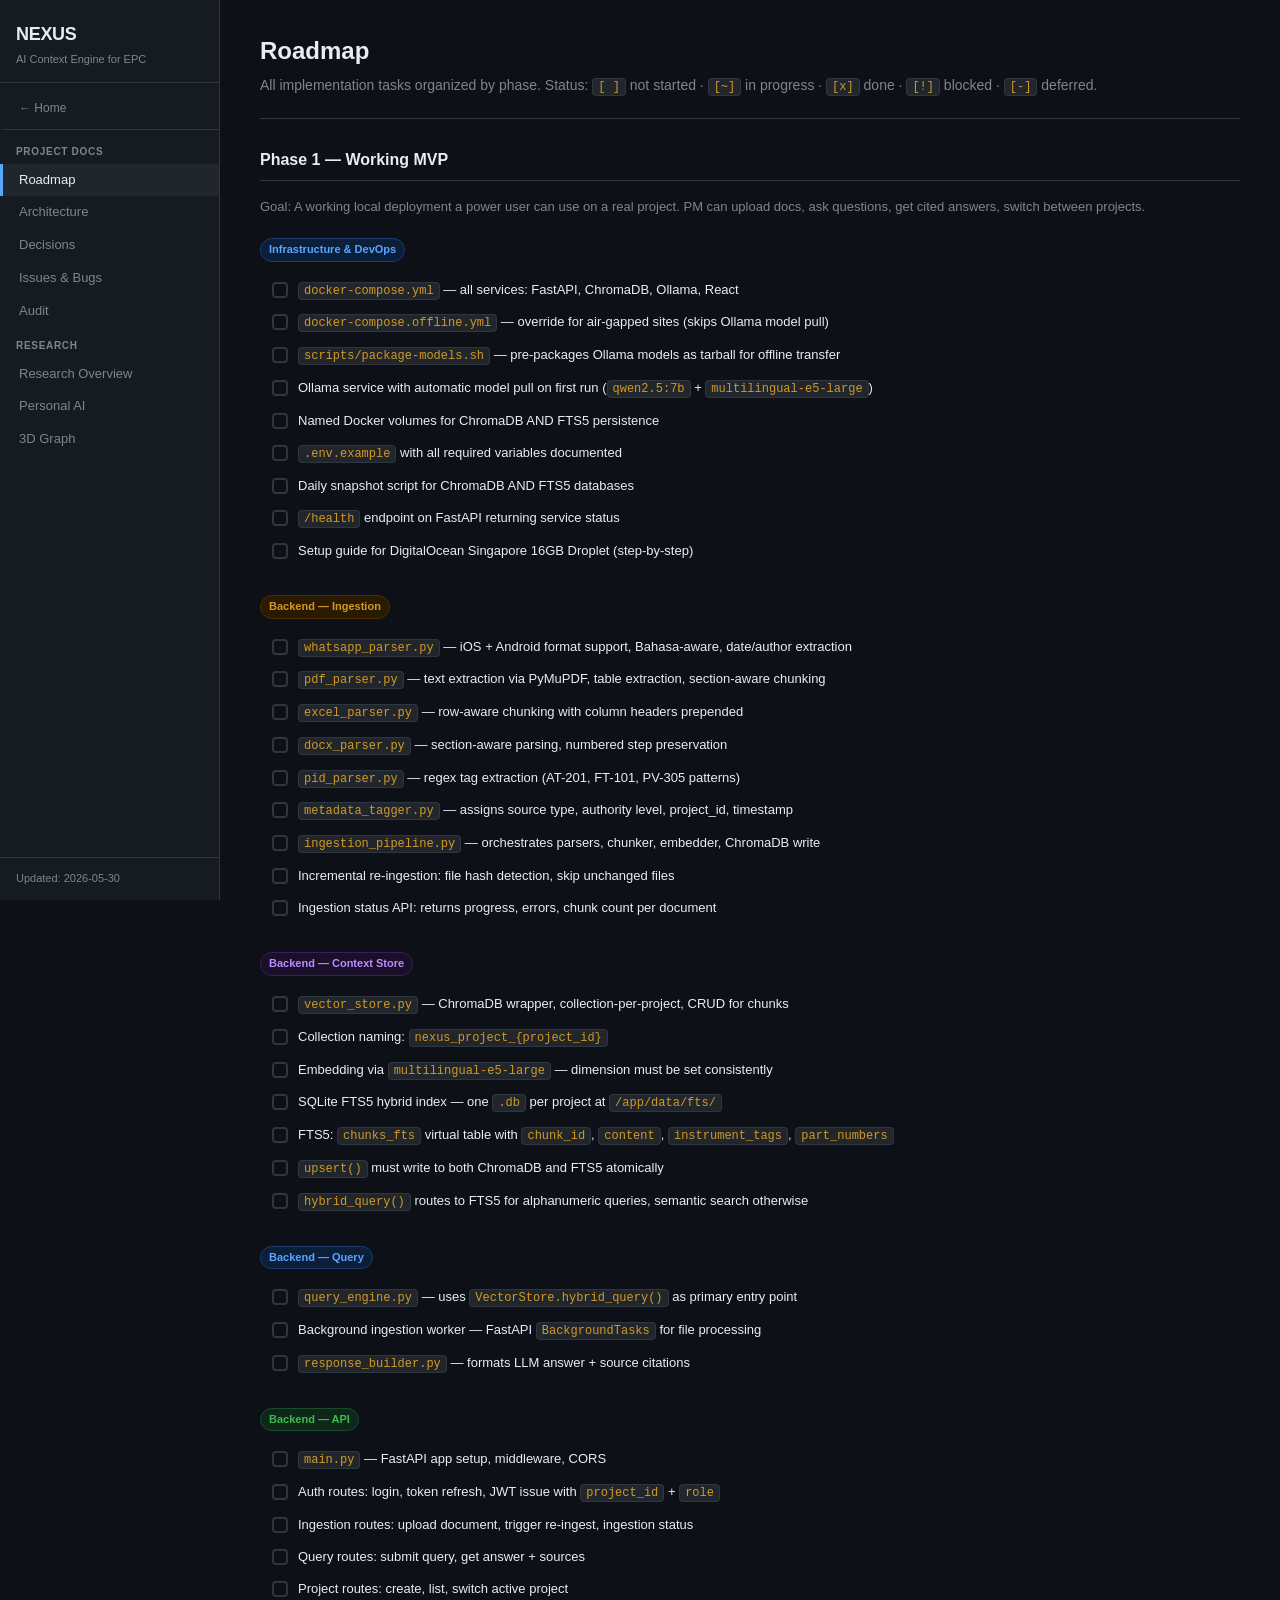
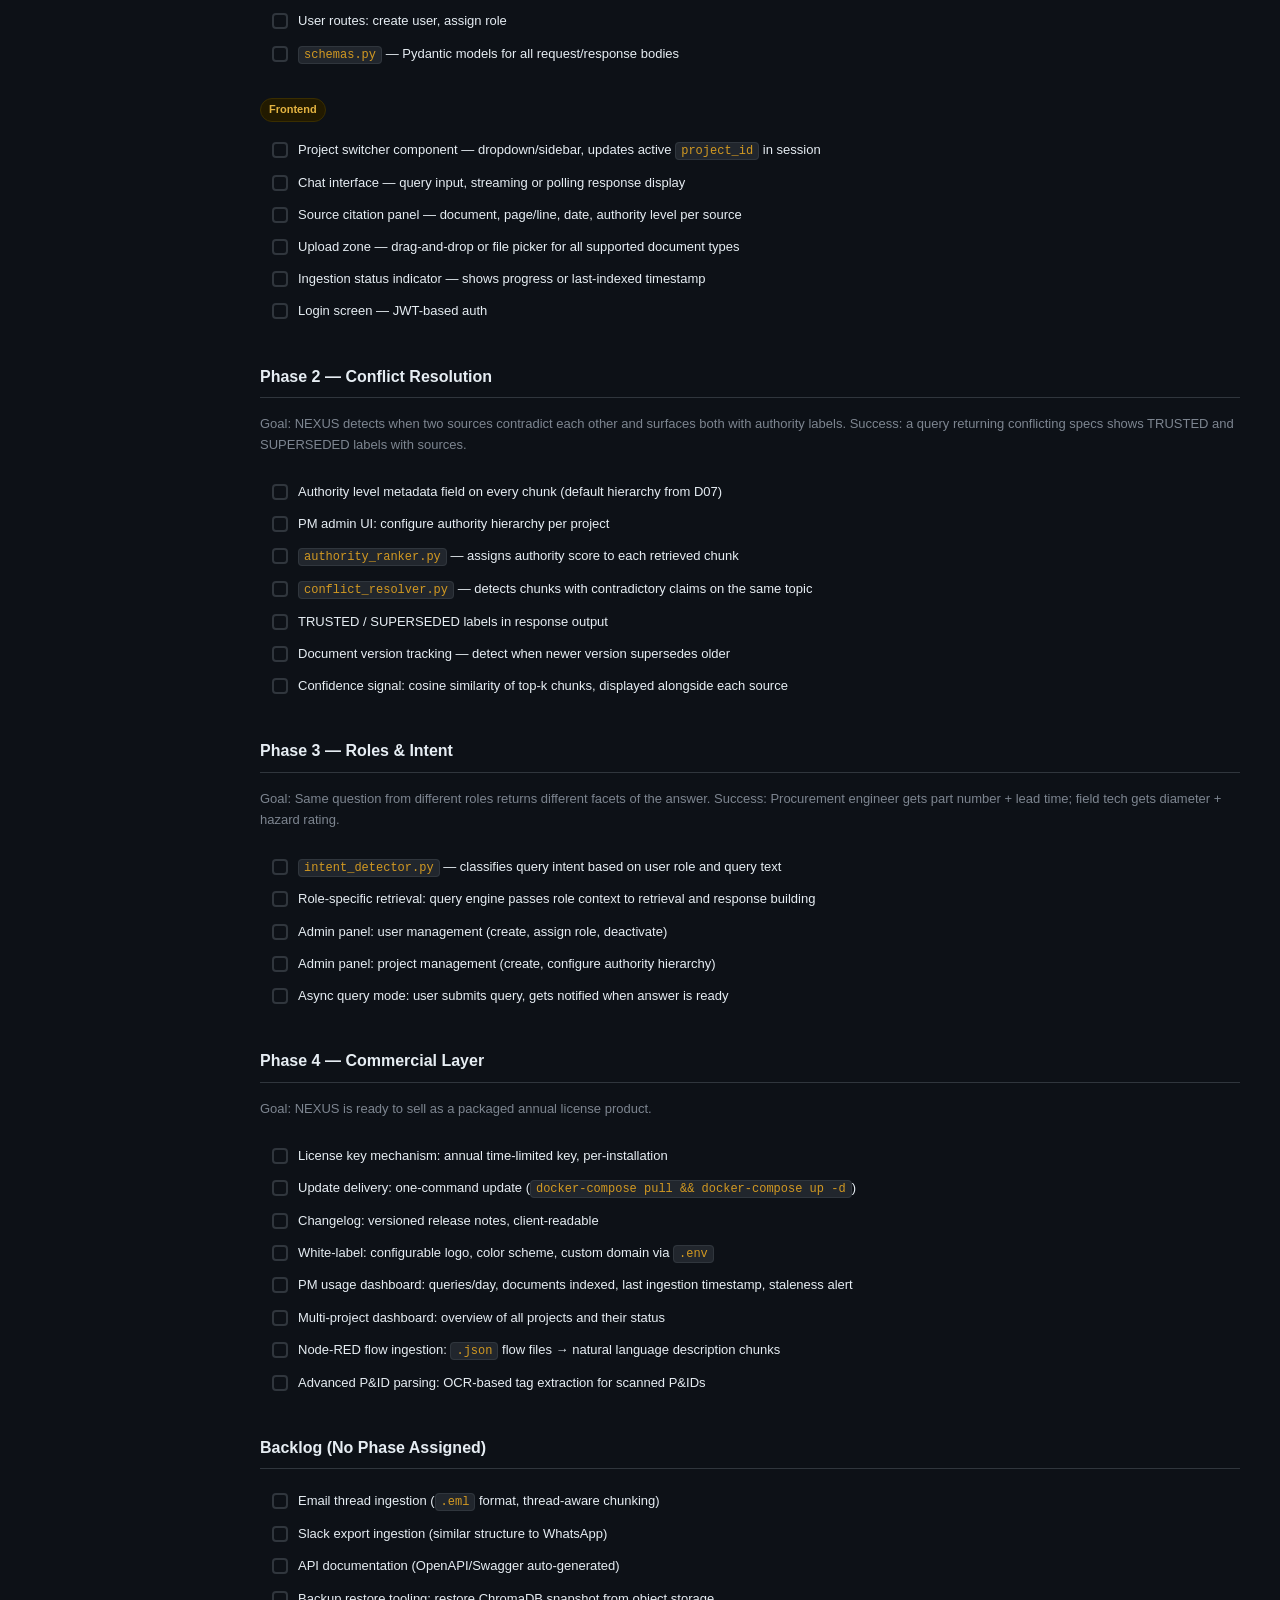
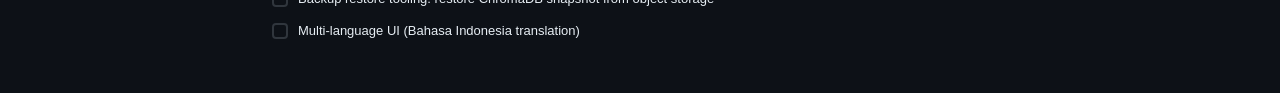
<file: roadmap.html>
<!DOCTYPE html>
<html lang="en">
<head>
  <meta charset="UTF-8">
  <meta name="viewport" content="width=device-width, initial-scale=1.0">
  <title>NEXUS — Roadmap</title>
  <link rel="stylesheet" href="style.css">
</head>
<body>

<aside class="sidebar">
  <div class="sidebar-logo">
    <h1>NEXUS</h1>
    <p>AI Context Engine for EPC</p>
  </div>
  <nav>
    <a href="index.html" class="nav-back">← Home</a>
    <div class="nav-section">Project Docs</div>
    <a href="roadmap.html" class="active">Roadmap</a>
    <a href="architecture.html">Architecture</a>
    <a href="decisions.html">Decisions</a>
    <a href="tracking.html">Issues &amp; Bugs</a>
    <a href="audit.html">Audit</a>
    <div class="nav-section">Research</div>
    <a href="research.html">Research Overview</a>
    <a href="personal.html">Personal AI</a>
    <a href="graph.html">3D Graph</a>
  </nav>
  <div class="sidebar-footer">Updated: 2026-05-30</div>
</aside>

<main class="main">
  <div class="page-header">
    <h1>Roadmap</h1>
    <p>All implementation tasks organized by phase. Status: <code>[ ]</code> not started · <code>[~]</code> in progress · <code>[x]</code> done · <code>[!]</code> blocked · <code>[-]</code> deferred.</p>
  </div>

  <!-- Phase 1 -->
  <div class="section">
    <h2>Phase 1 — Working MVP</h2>
    <p style="color: var(--muted); font-size: 13px; margin-bottom: 20px;">Goal: A working local deployment a power user can use on a real project. PM can upload docs, ask questions, get cited answers, switch between projects.</p>

    <div class="phase-block">
      <h3><span class="badge badge-blue">Infrastructure &amp; DevOps</span></h3>
      <ul class="task-list">
        <li><span class="check"></span><span><code>docker-compose.yml</code> — all services: FastAPI, ChromaDB, Ollama, React</span></li>
        <li><span class="check"></span><span><code>docker-compose.offline.yml</code> — override for air-gapped sites (skips Ollama model pull)</span></li>
        <li><span class="check"></span><span><code>scripts/package-models.sh</code> — pre-packages Ollama models as tarball for offline transfer</span></li>
        <li><span class="check"></span><span>Ollama service with automatic model pull on first run (<code>qwen2.5:7b</code> + <code>multilingual-e5-large</code>)</span></li>
        <li><span class="check"></span><span>Named Docker volumes for ChromaDB AND FTS5 persistence</span></li>
        <li><span class="check"></span><span><code>.env.example</code> with all required variables documented</span></li>
        <li><span class="check"></span><span>Daily snapshot script for ChromaDB AND FTS5 databases</span></li>
        <li><span class="check"></span><span><code>/health</code> endpoint on FastAPI returning service status</span></li>
        <li><span class="check"></span><span>Setup guide for DigitalOcean Singapore 16GB Droplet (step-by-step)</span></li>
      </ul>
    </div>

    <div class="phase-block">
      <h3><span class="badge badge-orange">Backend — Ingestion</span></h3>
      <ul class="task-list">
        <li><span class="check"></span><span><code>whatsapp_parser.py</code> — iOS + Android format support, Bahasa-aware, date/author extraction</span></li>
        <li><span class="check"></span><span><code>pdf_parser.py</code> — text extraction via PyMuPDF, table extraction, section-aware chunking</span></li>
        <li><span class="check"></span><span><code>excel_parser.py</code> — row-aware chunking with column headers prepended</span></li>
        <li><span class="check"></span><span><code>docx_parser.py</code> — section-aware parsing, numbered step preservation</span></li>
        <li><span class="check"></span><span><code>pid_parser.py</code> — regex tag extraction (AT-201, FT-101, PV-305 patterns)</span></li>
        <li><span class="check"></span><span><code>metadata_tagger.py</code> — assigns source type, authority level, project_id, timestamp</span></li>
        <li><span class="check"></span><span><code>ingestion_pipeline.py</code> — orchestrates parsers, chunker, embedder, ChromaDB write</span></li>
        <li><span class="check"></span><span>Incremental re-ingestion: file hash detection, skip unchanged files</span></li>
        <li><span class="check"></span><span>Ingestion status API: returns progress, errors, chunk count per document</span></li>
      </ul>
    </div>

    <div class="phase-block">
      <h3><span class="badge badge-purple">Backend — Context Store</span></h3>
      <ul class="task-list">
        <li><span class="check"></span><span><code>vector_store.py</code> — ChromaDB wrapper, collection-per-project, CRUD for chunks</span></li>
        <li><span class="check"></span><span>Collection naming: <code>nexus_project_{project_id}</code></span></li>
        <li><span class="check"></span><span>Embedding via <code>multilingual-e5-large</code> — dimension must be set consistently</span></li>
        <li><span class="check"></span><span>SQLite FTS5 hybrid index — one <code>.db</code> per project at <code>/app/data/fts/</code></span></li>
        <li><span class="check"></span><span>FTS5: <code>chunks_fts</code> virtual table with <code>chunk_id</code>, <code>content</code>, <code>instrument_tags</code>, <code>part_numbers</code></span></li>
        <li><span class="check"></span><span><code>upsert()</code> must write to both ChromaDB and FTS5 atomically</span></li>
        <li><span class="check"></span><span><code>hybrid_query()</code> routes to FTS5 for alphanumeric queries, semantic search otherwise</span></li>
      </ul>
    </div>

    <div class="phase-block">
      <h3><span class="badge badge-blue">Backend — Query</span></h3>
      <ul class="task-list">
        <li><span class="check"></span><span><code>query_engine.py</code> — uses <code>VectorStore.hybrid_query()</code> as primary entry point</span></li>
        <li><span class="check"></span><span>Background ingestion worker — FastAPI <code>BackgroundTasks</code> for file processing</span></li>
        <li><span class="check"></span><span><code>response_builder.py</code> — formats LLM answer + source citations</span></li>
      </ul>
    </div>

    <div class="phase-block">
      <h3><span class="badge badge-green">Backend — API</span></h3>
      <ul class="task-list">
        <li><span class="check"></span><span><code>main.py</code> — FastAPI app setup, middleware, CORS</span></li>
        <li><span class="check"></span><span>Auth routes: login, token refresh, JWT issue with <code>project_id</code> + <code>role</code></span></li>
        <li><span class="check"></span><span>Ingestion routes: upload document, trigger re-ingest, ingestion status</span></li>
        <li><span class="check"></span><span>Query routes: submit query, get answer + sources</span></li>
        <li><span class="check"></span><span>Project routes: create, list, switch active project</span></li>
        <li><span class="check"></span><span>User routes: create user, assign role</span></li>
        <li><span class="check"></span><span><code>schemas.py</code> — Pydantic models for all request/response bodies</span></li>
      </ul>
    </div>

    <div class="phase-block">
      <h3><span class="badge badge-yellow">Frontend</span></h3>
      <ul class="task-list">
        <li><span class="check"></span><span>Project switcher component — dropdown/sidebar, updates active <code>project_id</code> in session</span></li>
        <li><span class="check"></span><span>Chat interface — query input, streaming or polling response display</span></li>
        <li><span class="check"></span><span>Source citation panel — document, page/line, date, authority level per source</span></li>
        <li><span class="check"></span><span>Upload zone — drag-and-drop or file picker for all supported document types</span></li>
        <li><span class="check"></span><span>Ingestion status indicator — shows progress or last-indexed timestamp</span></li>
        <li><span class="check"></span><span>Login screen — JWT-based auth</span></li>
      </ul>
    </div>
  </div>

  <!-- Phase 2 -->
  <div class="section">
    <h2>Phase 2 — Conflict Resolution</h2>
    <p style="color: var(--muted); font-size: 13px; margin-bottom: 20px;">Goal: NEXUS detects when two sources contradict each other and surfaces both with authority labels. Success: a query returning conflicting specs shows TRUSTED and SUPERSEDED labels with sources.</p>

    <div class="phase-block">
      <ul class="task-list">
        <li><span class="check"></span><span>Authority level metadata field on every chunk (default hierarchy from D07)</span></li>
        <li><span class="check"></span><span>PM admin UI: configure authority hierarchy per project</span></li>
        <li><span class="check"></span><span><code>authority_ranker.py</code> — assigns authority score to each retrieved chunk</span></li>
        <li><span class="check"></span><span><code>conflict_resolver.py</code> — detects chunks with contradictory claims on the same topic</span></li>
        <li><span class="check"></span><span>TRUSTED / SUPERSEDED labels in response output</span></li>
        <li><span class="check"></span><span>Document version tracking — detect when newer version supersedes older</span></li>
        <li><span class="check"></span><span>Confidence signal: cosine similarity of top-k chunks, displayed alongside each source</span></li>
      </ul>
    </div>
  </div>

  <!-- Phase 3 -->
  <div class="section">
    <h2>Phase 3 — Roles &amp; Intent</h2>
    <p style="color: var(--muted); font-size: 13px; margin-bottom: 20px;">Goal: Same question from different roles returns different facets of the answer. Success: Procurement engineer gets part number + lead time; field tech gets diameter + hazard rating.</p>

    <div class="phase-block">
      <ul class="task-list">
        <li><span class="check"></span><span><code>intent_detector.py</code> — classifies query intent based on user role and query text</span></li>
        <li><span class="check"></span><span>Role-specific retrieval: query engine passes role context to retrieval and response building</span></li>
        <li><span class="check"></span><span>Admin panel: user management (create, assign role, deactivate)</span></li>
        <li><span class="check"></span><span>Admin panel: project management (create, configure authority hierarchy)</span></li>
        <li><span class="check"></span><span>Async query mode: user submits query, gets notified when answer is ready</span></li>
      </ul>
    </div>
  </div>

  <!-- Phase 4 -->
  <div class="section">
    <h2>Phase 4 — Commercial Layer</h2>
    <p style="color: var(--muted); font-size: 13px; margin-bottom: 20px;">Goal: NEXUS is ready to sell as a packaged annual license product.</p>

    <div class="phase-block">
      <ul class="task-list">
        <li><span class="check"></span><span>License key mechanism: annual time-limited key, per-installation</span></li>
        <li><span class="check"></span><span>Update delivery: one-command update (<code>docker-compose pull &amp;&amp; docker-compose up -d</code>)</span></li>
        <li><span class="check"></span><span>Changelog: versioned release notes, client-readable</span></li>
        <li><span class="check"></span><span>White-label: configurable logo, color scheme, custom domain via <code>.env</code></span></li>
        <li><span class="check"></span><span>PM usage dashboard: queries/day, documents indexed, last ingestion timestamp, staleness alert</span></li>
        <li><span class="check"></span><span>Multi-project dashboard: overview of all projects and their status</span></li>
        <li><span class="check"></span><span>Node-RED flow ingestion: <code>.json</code> flow files → natural language description chunks</span></li>
        <li><span class="check"></span><span>Advanced P&amp;ID parsing: OCR-based tag extraction for scanned P&amp;IDs</span></li>
      </ul>
    </div>
  </div>

  <!-- Backlog -->
  <div class="section">
    <h2>Backlog (No Phase Assigned)</h2>
    <div class="phase-block">
      <ul class="task-list">
        <li><span class="check"></span><span>Email thread ingestion (<code>.eml</code> format, thread-aware chunking)</span></li>
        <li><span class="check"></span><span>Slack export ingestion (similar structure to WhatsApp)</span></li>
        <li><span class="check"></span><span>API documentation (OpenAPI/Swagger auto-generated)</span></li>
        <li><span class="check"></span><span>Backup restore tooling: restore ChromaDB snapshot from object storage</span></li>
        <li><span class="check"></span><span>Multi-language UI (Bahasa Indonesia translation)</span></li>
      </ul>
    </div>
  </div>

</main>
</body>
</html>
</file>
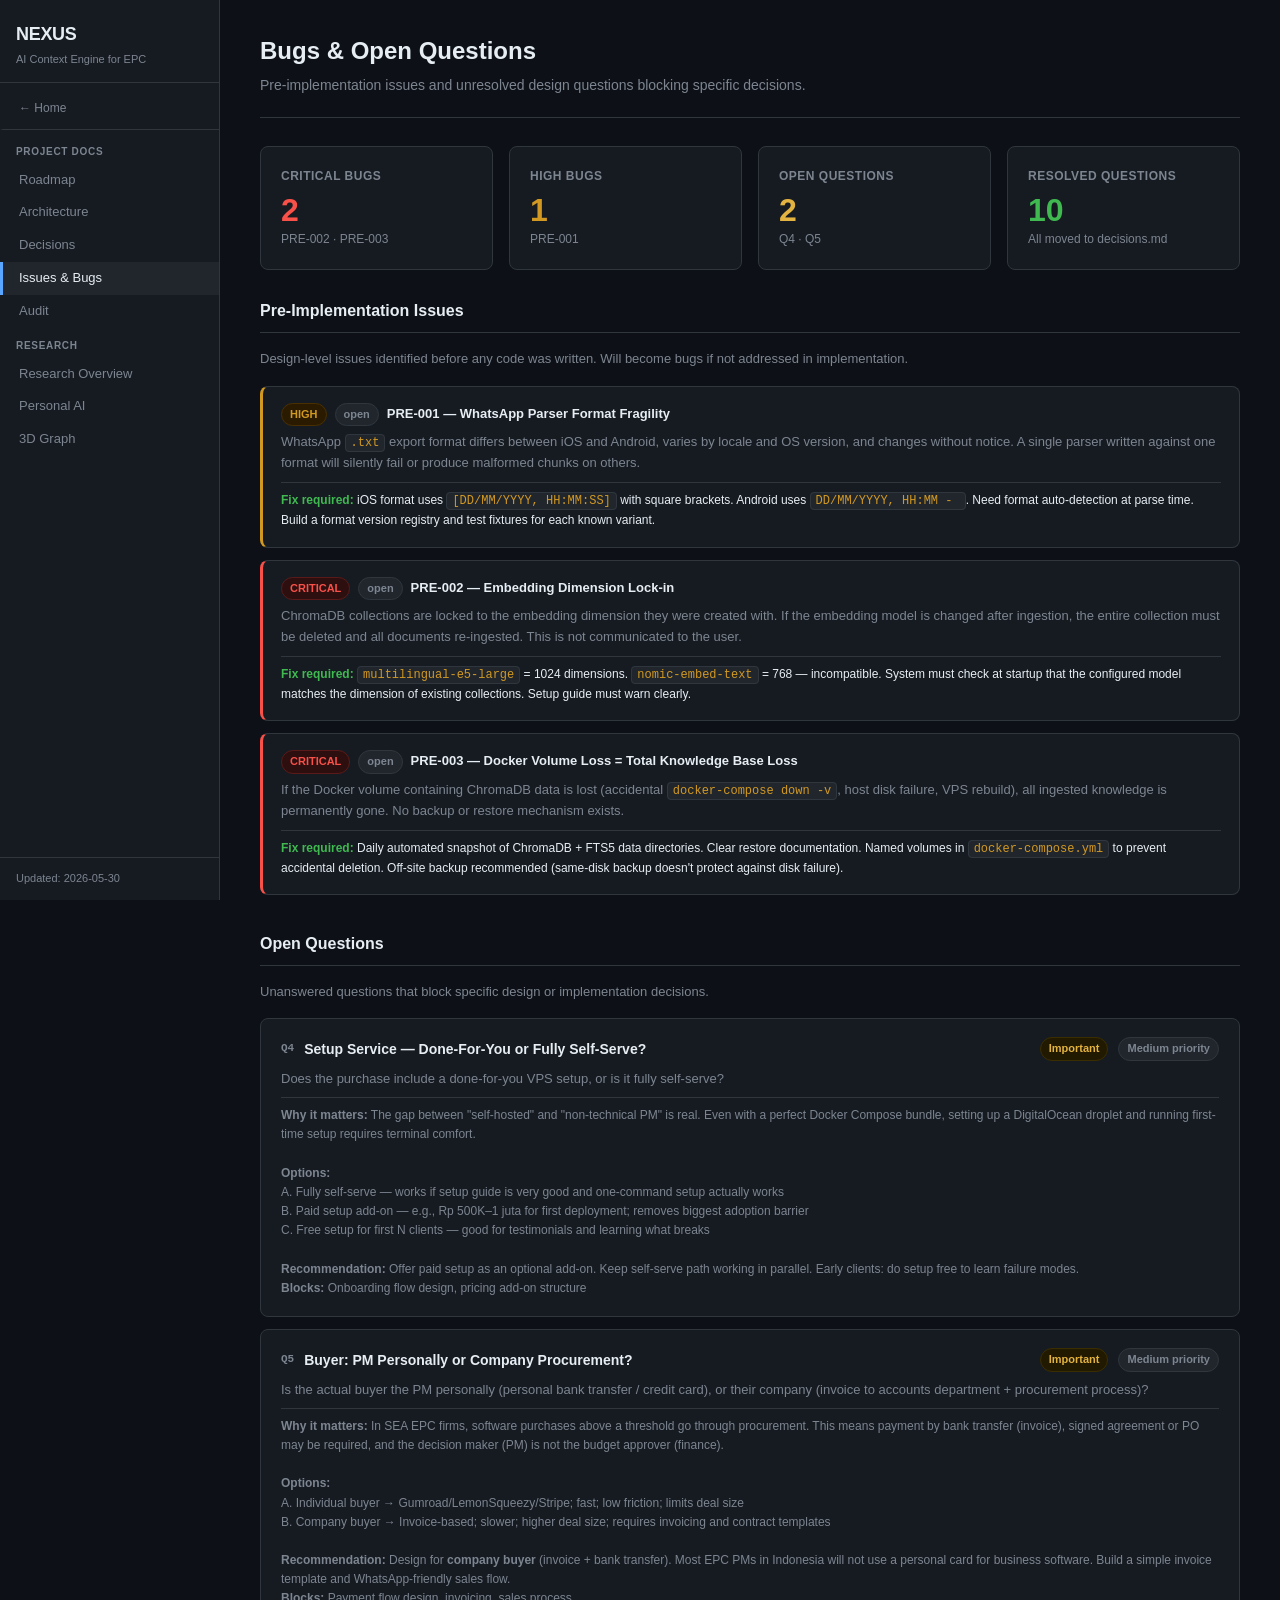
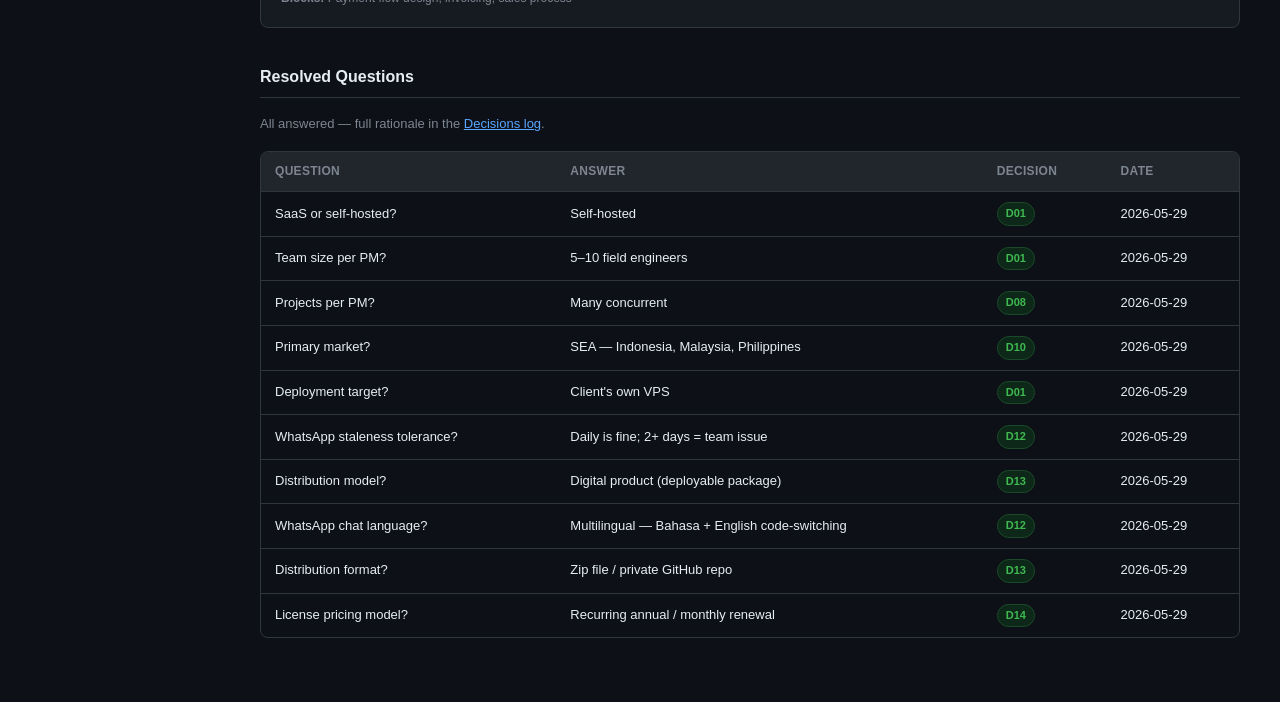
<file: tracking.html>
<!DOCTYPE html>
<html lang="en">
<head>
  <meta charset="UTF-8">
  <meta name="viewport" content="width=device-width, initial-scale=1.0">
  <title>NEXUS — Bugs &amp; Questions</title>
  <link rel="stylesheet" href="style.css">
</head>
<body>

<aside class="sidebar">
  <div class="sidebar-logo">
    <h1>NEXUS</h1>
    <p>AI Context Engine for EPC</p>
  </div>
  <nav>
    <a href="index.html" class="nav-back">← Home</a>
    <div class="nav-section">Project Docs</div>
    <a href="roadmap.html">Roadmap</a>
    <a href="architecture.html">Architecture</a>
    <a href="decisions.html">Decisions</a>
    <a href="tracking.html" class="active">Issues &amp; Bugs</a>
    <a href="audit.html">Audit</a>
    <div class="nav-section">Research</div>
    <a href="research.html">Research Overview</a>
    <a href="personal.html">Personal AI</a>
    <a href="graph.html">3D Graph</a>
  </nav>
  <div class="sidebar-footer">Updated: 2026-05-30</div>
</aside>

<main class="main">
  <div class="page-header">
    <h1>Bugs &amp; Open Questions</h1>
    <p>Pre-implementation issues and unresolved design questions blocking specific decisions.</p>
  </div>

  <div class="cards cards-4">
    <div class="card red">
      <h2>Critical Bugs</h2>
      <div class="value">2</div>
      <div class="sub">PRE-002 · PRE-003</div>
    </div>
    <div class="card orange">
      <h2>High Bugs</h2>
      <div class="value">1</div>
      <div class="sub">PRE-001</div>
    </div>
    <div class="card yellow">
      <h2>Open Questions</h2>
      <div class="value">2</div>
      <div class="sub">Q4 · Q5</div>
    </div>
    <div class="card green">
      <h2>Resolved Questions</h2>
      <div class="value">10</div>
      <div class="sub">All moved to decisions.md</div>
    </div>
  </div>

  <!-- Pre-implementation bugs -->
  <div class="section">
    <h2>Pre-Implementation Issues</h2>
    <p style="color: var(--muted); font-size: 13px; margin-bottom: 16px;">Design-level issues identified before any code was written. Will become bugs if not addressed in implementation.</p>

    <div class="issue high">
      <div class="issue-header">
        <span class="badge badge-orange">HIGH</span>
        <span class="badge badge-gray">open</span>
        <h3>PRE-001 — WhatsApp Parser Format Fragility</h3>
      </div>
      <p>WhatsApp <code>.txt</code> export format differs between iOS and Android, varies by locale and OS version, and changes without notice. A single parser written against one format will silently fail or produce malformed chunks on others.</p>
      <div class="fix">
        <strong>Fix required:</strong> iOS format uses <code>[DD/MM/YYYY, HH:MM:SS]</code> with square brackets. Android uses <code>DD/MM/YYYY, HH:MM - </code>. Need format auto-detection at parse time. Build a format version registry and test fixtures for each known variant.
      </div>
    </div>

    <div class="issue critical">
      <div class="issue-header">
        <span class="badge badge-red">CRITICAL</span>
        <span class="badge badge-gray">open</span>
        <h3>PRE-002 — Embedding Dimension Lock-in</h3>
      </div>
      <p>ChromaDB collections are locked to the embedding dimension they were created with. If the embedding model is changed after ingestion, the entire collection must be deleted and all documents re-ingested. This is not communicated to the user.</p>
      <div class="fix">
        <strong>Fix required:</strong> <code>multilingual-e5-large</code> = 1024 dimensions. <code>nomic-embed-text</code> = 768 — incompatible. System must check at startup that the configured model matches the dimension of existing collections. Setup guide must warn clearly.
      </div>
    </div>

    <div class="issue critical">
      <div class="issue-header">
        <span class="badge badge-red">CRITICAL</span>
        <span class="badge badge-gray">open</span>
        <h3>PRE-003 — Docker Volume Loss = Total Knowledge Base Loss</h3>
      </div>
      <p>If the Docker volume containing ChromaDB data is lost (accidental <code>docker-compose down -v</code>, host disk failure, VPS rebuild), all ingested knowledge is permanently gone. No backup or restore mechanism exists.</p>
      <div class="fix">
        <strong>Fix required:</strong> Daily automated snapshot of ChromaDB + FTS5 data directories. Clear restore documentation. Named volumes in <code>docker-compose.yml</code> to prevent accidental deletion. Off-site backup recommended (same-disk backup doesn't protect against disk failure).
      </div>
    </div>
  </div>

  <!-- Open Questions -->
  <div class="section">
    <h2>Open Questions</h2>
    <p style="color: var(--muted); font-size: 13px; margin-bottom: 16px;">Unanswered questions that block specific design or implementation decisions.</p>

    <div class="decision">
      <div class="decision-header">
        <span class="decision-id">Q4</span>
        <h3>Setup Service — Done-For-You or Fully Self-Serve?</h3>
        <span class="badge badge-yellow">Important</span>
        <span class="badge badge-gray">Medium priority</span>
      </div>
      <p>Does the purchase include a done-for-you VPS setup, or is it fully self-serve?</p>
      <div class="rationale">
        <strong>Why it matters:</strong> The gap between "self-hosted" and "non-technical PM" is real. Even with a perfect Docker Compose bundle, setting up a DigitalOcean droplet and running first-time setup requires terminal comfort.
        <br><br>
        <strong>Options:</strong><br>
        A. Fully self-serve — works if setup guide is very good and one-command setup actually works<br>
        B. Paid setup add-on — e.g., Rp 500K–1 juta for first deployment; removes biggest adoption barrier<br>
        C. Free setup for first N clients — good for testimonials and learning what breaks
        <br><br>
        <strong>Recommendation:</strong> Offer paid setup as an optional add-on. Keep self-serve path working in parallel. Early clients: do setup free to learn failure modes.
        <br><strong>Blocks:</strong> Onboarding flow design, pricing add-on structure
      </div>
    </div>

    <div class="decision">
      <div class="decision-header">
        <span class="decision-id">Q5</span>
        <h3>Buyer: PM Personally or Company Procurement?</h3>
        <span class="badge badge-yellow">Important</span>
        <span class="badge badge-gray">Medium priority</span>
      </div>
      <p>Is the actual buyer the PM personally (personal bank transfer / credit card), or their company (invoice to accounts department + procurement process)?</p>
      <div class="rationale">
        <strong>Why it matters:</strong> In SEA EPC firms, software purchases above a threshold go through procurement. This means payment by bank transfer (invoice), signed agreement or PO may be required, and the decision maker (PM) is not the budget approver (finance).
        <br><br>
        <strong>Options:</strong><br>
        A. Individual buyer → Gumroad/LemonSqueezy/Stripe; fast; low friction; limits deal size<br>
        B. Company buyer → Invoice-based; slower; higher deal size; requires invoicing and contract templates
        <br><br>
        <strong>Recommendation:</strong> Design for <strong>company buyer</strong> (invoice + bank transfer). Most EPC PMs in Indonesia will not use a personal card for business software. Build a simple invoice template and WhatsApp-friendly sales flow.
        <br><strong>Blocks:</strong> Payment flow design, invoicing, sales process
      </div>
    </div>
  </div>

  <!-- Resolved Questions -->
  <div class="section">
    <h2>Resolved Questions</h2>
    <p style="color: var(--muted); font-size: 13px; margin-bottom: 16px;">All answered — full rationale in the <a href="decisions.html" style="color: var(--blue);">Decisions log</a>.</p>
    <div class="table-wrap">
      <table>
        <thead>
          <tr><th>Question</th><th>Answer</th><th>Decision</th><th>Date</th></tr>
        </thead>
        <tbody>
          <tr>
            <td>SaaS or self-hosted?</td>
            <td>Self-hosted</td>
            <td><span class="badge badge-green">D01</span></td>
            <td>2026-05-29</td>
          </tr>
          <tr>
            <td>Team size per PM?</td>
            <td>5–10 field engineers</td>
            <td><span class="badge badge-green">D01</span></td>
            <td>2026-05-29</td>
          </tr>
          <tr>
            <td>Projects per PM?</td>
            <td>Many concurrent</td>
            <td><span class="badge badge-green">D08</span></td>
            <td>2026-05-29</td>
          </tr>
          <tr>
            <td>Primary market?</td>
            <td>SEA — Indonesia, Malaysia, Philippines</td>
            <td><span class="badge badge-green">D10</span></td>
            <td>2026-05-29</td>
          </tr>
          <tr>
            <td>Deployment target?</td>
            <td>Client's own VPS</td>
            <td><span class="badge badge-green">D01</span></td>
            <td>2026-05-29</td>
          </tr>
          <tr>
            <td>WhatsApp staleness tolerance?</td>
            <td>Daily is fine; 2+ days = team issue</td>
            <td><span class="badge badge-green">D12</span></td>
            <td>2026-05-29</td>
          </tr>
          <tr>
            <td>Distribution model?</td>
            <td>Digital product (deployable package)</td>
            <td><span class="badge badge-green">D13</span></td>
            <td>2026-05-29</td>
          </tr>
          <tr>
            <td>WhatsApp chat language?</td>
            <td>Multilingual — Bahasa + English code-switching</td>
            <td><span class="badge badge-green">D12</span></td>
            <td>2026-05-29</td>
          </tr>
          <tr>
            <td>Distribution format?</td>
            <td>Zip file / private GitHub repo</td>
            <td><span class="badge badge-green">D13</span></td>
            <td>2026-05-29</td>
          </tr>
          <tr>
            <td>License pricing model?</td>
            <td>Recurring annual / monthly renewal</td>
            <td><span class="badge badge-green">D14</span></td>
            <td>2026-05-29</td>
          </tr>
        </tbody>
      </table>
    </div>
  </div>

</main>
</body>
</html>
</file>
<file: style.css>
:root {
  --bg: #0d1117;
  --surface: #161b22;
  --surface-2: #21262d;
  --border: #30363d;
  --text: #e6edf3;
  --muted: #7d8590;
  --green: #3fb950;
  --blue: #58a6ff;
  --red: #f85149;
  --orange: #d29922;
  --yellow: #e3b341;
  --purple: #bc8cff;
  --sidebar-w: 220px;
}

* { box-sizing: border-box; margin: 0; padding: 0; }

body {
  font-family: -apple-system, BlinkMacSystemFont, "Segoe UI", Helvetica, Arial, sans-serif;
  background: var(--bg);
  color: var(--text);
  font-size: 14px;
  line-height: 1.6;
  display: flex;
  min-height: 100vh;
}

/* ── Sidebar ────────────────────────────────── */
.sidebar {
  width: var(--sidebar-w);
  background: var(--surface);
  border-right: 1px solid var(--border);
  position: fixed;
  top: 0; left: 0; bottom: 0;
  overflow-y: auto;
  display: flex;
  flex-direction: column;
  z-index: 10;
}

.sidebar-logo {
  padding: 20px 16px 14px;
  border-bottom: 1px solid var(--border);
}

.sidebar-logo h1 {
  font-size: 18px;
  font-weight: 700;
  color: var(--text);
  letter-spacing: -0.3px;
}

.sidebar-logo p {
  font-size: 11px;
  color: var(--muted);
  margin-top: 2px;
}

nav { padding: 10px 0 8px; flex: 1; }

.nav-back {
  display: block;
  padding: 6px 16px 10px;
  font-size: 12px;
  color: var(--muted);
  text-decoration: none;
  border-bottom: 1px solid var(--border);
  margin-bottom: 4px;
  transition: color 0.1s;
}
.nav-back:hover { color: var(--text); }

.nav-section {
  padding: 10px 16px 4px;
  font-size: 10px;
  font-weight: 700;
  color: var(--muted);
  text-transform: uppercase;
  letter-spacing: 0.7px;
}

nav a {
  display: block;
  padding: 6px 16px;
  color: var(--muted);
  text-decoration: none;
  font-size: 13px;
  transition: all 0.1s;
  border-left: 3px solid transparent;
}

nav a:hover { color: var(--text); background: var(--surface-2); }
nav a.active { color: var(--text); border-left-color: var(--blue); background: var(--surface-2); font-weight: 500; }

.sidebar-footer {
  padding: 12px 16px;
  border-top: 1px solid var(--border);
  font-size: 11px;
  color: var(--muted);
}

/* ── Main ───────────────────────────────────── */
.main {
  margin-left: var(--sidebar-w);
  flex: 1;
  min-width: 0;
  padding: 32px 40px;
  max-width: 1100px;
}

.page-header {
  margin-bottom: 28px;
  padding-bottom: 20px;
  border-bottom: 1px solid var(--border);
}

.page-header h1 { font-size: 24px; font-weight: 700; }
.page-header p  { color: var(--muted); margin-top: 4px; }

/* ── Cards ──────────────────────────────────── */
.cards { display: grid; gap: 16px; margin-bottom: 28px; }
.cards-4 { grid-template-columns: repeat(4, 1fr); }
.cards-3 { grid-template-columns: repeat(3, 1fr); }
.cards-2 { grid-template-columns: repeat(2, 1fr); }

.card {
  background: var(--surface);
  border: 1px solid var(--border);
  border-radius: 8px;
  padding: 20px;
}

.card h2 { font-size: 12px; font-weight: 600; color: var(--muted); text-transform: uppercase; letter-spacing: 0.5px; margin-bottom: 8px; }
.card .value { font-size: 32px; font-weight: 700; line-height: 1; }
.card .sub { font-size: 12px; color: var(--muted); margin-top: 4px; }
.card.green .value { color: var(--green); }
.card.blue .value  { color: var(--blue); }
.card.red .value   { color: var(--red); }
.card.orange .value{ color: var(--orange); }
.card.yellow .value{ color: var(--yellow); }
.card.purple .value{ color: var(--purple); }

/* ── Sections ───────────────────────────────── */
.section { margin-bottom: 36px; }
.section h2 {
  font-size: 16px;
  font-weight: 600;
  margin-bottom: 16px;
  padding-bottom: 8px;
  border-bottom: 1px solid var(--border);
}

/* ── Tables ─────────────────────────────────── */
.table-wrap { overflow-x: auto; border-radius: 8px; border: 1px solid var(--border); }

table { width: 100%; border-collapse: collapse; font-size: 13px; }
thead tr { background: var(--surface-2); }
th { padding: 10px 14px; text-align: left; font-weight: 600; color: var(--muted); font-size: 12px; text-transform: uppercase; letter-spacing: 0.3px; }
td { padding: 10px 14px; border-top: 1px solid var(--border); }
tr:hover td { background: var(--surface-2); }

/* ── Badges ─────────────────────────────────── */
.badge {
  display: inline-flex;
  align-items: center;
  gap: 4px;
  padding: 2px 8px;
  border-radius: 20px;
  font-size: 11px;
  font-weight: 600;
  white-space: nowrap;
}

.badge-green  { background: #0d2818; color: var(--green); border: 1px solid #1a4a2a; }
.badge-blue   { background: #0c1f3a; color: var(--blue);  border: 1px solid #1a3a6a; }
.badge-red    { background: #2d0f0f; color: var(--red);   border: 1px solid #5a1a1a; }
.badge-orange { background: #2a1a00; color: var(--orange);border: 1px solid #4a3000; }
.badge-yellow { background: #221a00; color: var(--yellow);border: 1px solid #3a2e00; }
.badge-purple { background: #1a0f2a; color: var(--purple);border: 1px solid #3a1f5a; }
.badge-gray   { background: var(--surface-2); color: var(--muted); border: 1px solid var(--border); }

/* ── Todo list ──────────────────────────────── */
.phase-block { margin-bottom: 28px; }
.phase-block h3 { font-size: 14px; font-weight: 600; margin-bottom: 12px; display: flex; align-items: center; gap: 10px; }

.task-list { list-style: none; }
.task-list li {
  display: flex;
  align-items: flex-start;
  gap: 10px;
  padding: 7px 12px;
  border-radius: 6px;
  font-size: 13px;
  line-height: 1.4;
}
.task-list li:hover { background: var(--surface-2); }
.task-list .check { width: 16px; height: 16px; border: 2px solid var(--border); border-radius: 4px; flex-shrink: 0; margin-top: 1px; }
.task-list .done .check { background: var(--green); border-color: var(--green); }
.task-list .done span  { color: var(--muted); text-decoration: line-through; }
.task-note { font-size: 12px; color: var(--muted); margin-top: 2px; padding-left: 26px; }

/* ── Decision cards ─────────────────────────── */
.decision {
  background: var(--surface);
  border: 1px solid var(--border);
  border-radius: 8px;
  padding: 18px 20px;
  margin-bottom: 12px;
}
.decision-header { display: flex; align-items: center; gap: 10px; margin-bottom: 8px; }
.decision-id { font-size: 11px; font-weight: 700; color: var(--muted); font-family: monospace; }
.decision h3 { font-size: 14px; font-weight: 600; flex: 1; }
.decision p { font-size: 13px; color: var(--muted); line-height: 1.55; }
.decision .rationale { margin-top: 8px; font-size: 12px; color: var(--muted); padding-top: 8px; border-top: 1px solid var(--border); }

/* ── Bug / Question cards ───────────────────── */
.issue {
  border: 1px solid var(--border);
  border-radius: 8px;
  padding: 16px 18px;
  margin-bottom: 12px;
  background: var(--surface);
  border-left: 3px solid;
}
.issue.critical { border-left-color: var(--red); }
.issue.high     { border-left-color: var(--orange); }
.issue.medium   { border-left-color: var(--yellow); }
.issue.low      { border-left-color: var(--green); }
.issue.blocking { border-left-color: var(--purple); }
.issue-header { display: flex; align-items: center; gap: 8px; margin-bottom: 6px; }
.issue h3 { font-size: 13px; font-weight: 600; flex: 1; }
.issue p  { font-size: 13px; color: var(--muted); }
.issue .fix { margin-top: 8px; padding-top: 8px; border-top: 1px solid var(--border); font-size: 12px; color: var(--text); }
.issue .fix strong { color: var(--green); }

/* ── Mermaid ────────────────────────────────── */
.mermaid-wrap {
  background: var(--surface);
  border: 1px solid var(--border);
  border-radius: 8px;
  padding: 24px;
  margin-bottom: 20px;
  overflow-x: auto;
  text-align: center;
}
.mermaid { font-size: 13px; }

/* ── Module grid ────────────────────────────── */
.module-grid { display: grid; grid-template-columns: repeat(3, 1fr); gap: 12px; }
.module-card {
  background: var(--surface);
  border: 1px solid var(--border);
  border-radius: 8px;
  padding: 14px 16px;
}
.module-card h4 { font-size: 13px; font-weight: 600; margin-bottom: 4px; }
.module-card p  { font-size: 12px; color: var(--muted); }
.module-card .file { font-size: 11px; font-family: monospace; color: var(--blue); margin-top: 6px; }

/* ── Code ───────────────────────────────────── */
code {
  font-family: "SF Mono", "Fira Code", "Consolas", monospace;
  background: var(--surface-2);
  border: 1px solid var(--border);
  border-radius: 4px;
  padding: 1px 5px;
  font-size: 12px;
  color: var(--orange);
}

pre {
  background: var(--surface-2);
  border: 1px solid var(--border);
  border-radius: 8px;
  padding: 14px 16px;
  overflow-x: auto;
  margin: 12px 0;
}

pre code { background: none; border: none; padding: 0; color: var(--text); font-size: 12px; }

/* ── Progress bar ───────────────────────────── */
.progress-bar { background: var(--surface-2); border-radius: 10px; height: 6px; margin-top: 6px; overflow: hidden; }
.progress-bar .fill { height: 100%; border-radius: 10px; background: var(--green); transition: width 0.3s; }

/* ── Alert ──────────────────────────────────── */
.alert {
  background: #2a1a00;
  border: 1px solid #4a3000;
  border-left: 3px solid var(--orange);
  border-radius: 8px;
  padding: 12px 16px;
  font-size: 13px;
  margin-bottom: 16px;
}
.alert strong { color: var(--orange); }

/* ── Responsive ─────────────────────────────── */
@media (max-width: 900px) {
  .cards-4 { grid-template-columns: repeat(2, 1fr); }
  .cards-3 { grid-template-columns: repeat(2, 1fr); }
  .module-grid { grid-template-columns: repeat(2, 1fr); }
}

@media (max-width: 640px) {
  .sidebar { width: 100%; position: relative; height: auto; }
  .main { margin-left: 0; padding: 20px; }
  body { flex-direction: column; }
  .cards-4, .cards-3, .cards-2 { grid-template-columns: 1fr; }
  .module-grid { grid-template-columns: 1fr; }
}

/* ── Marketing / Landing page ───────────────── */
body.landing {
  display: block;   /* override global flex; sidebar pages need flex, landing doesn't */
}
.landing {
  min-height: 100vh;
}

/* Top nav */
.top-nav {
  position: sticky;
  top: 0;
  z-index: 20;
  background: rgba(13, 17, 23, 0.92);
  backdrop-filter: blur(8px);
  border-bottom: 1px solid var(--border);
  display: flex;
  align-items: center;
  justify-content: space-between;
  padding: 0 40px;
  height: 52px;
}
.top-nav-logo {
  font-size: 16px;
  font-weight: 700;
  color: var(--text);
  letter-spacing: -0.3px;
  display: flex;
  align-items: center;
  gap: 10px;
}
.top-nav-links {
  display: flex;
  align-items: center;
  gap: 4px;
}
.top-nav-links a {
  color: var(--muted);
  text-decoration: none;
  font-size: 13px;
  padding: 6px 12px;
  border-radius: 6px;
  transition: all 0.1s;
}
.top-nav-links a:hover { color: var(--text); background: var(--surface-2); }
.top-nav-links a.active { color: var(--text); background: var(--surface-2); }
.top-nav-group-sep {
  width: 1px;
  height: 16px;
  background: var(--border);
  margin: 0 6px;
  flex-shrink: 0;
}

/* Sections */
.lsection {
  max-width: 900px;
  margin: 0 auto;
  padding: 72px 40px;
}
.lsection.narrow { max-width: 680px; }
.lsection.wide { max-width: 1100px; }

/* Hero */
.hero-eyebrow {
  font-size: 12px;
  font-weight: 600;
  text-transform: uppercase;
  letter-spacing: 1.5px;
  color: var(--green);
  margin-bottom: 20px;
}
.hero-headline {
  font-size: clamp(36px, 5vw, 56px);
  font-weight: 800;
  line-height: 1.1;
  letter-spacing: -1.5px;
  margin-bottom: 24px;
}
.hero-headline .accent {
  background: linear-gradient(135deg, var(--blue) 0%, var(--green) 100%);
  -webkit-background-clip: text;
  -webkit-text-fill-color: transparent;
  background-clip: text;
}
.hero-sub {
  font-size: 18px;
  color: var(--muted);
  line-height: 1.6;
  max-width: 560px;
  margin-bottom: 36px;
}
.hero-tags {
  display: flex;
  flex-wrap: wrap;
  gap: 8px;
}

/* Build status bar */
.status-bar {
  background: var(--surface);
  border: 1px solid var(--border);
  border-radius: 10px;
  padding: 16px 24px;
  display: flex;
  align-items: center;
  gap: 24px;
  flex-wrap: wrap;
  margin-top: 48px;
}
.status-item {
  display: flex;
  align-items: center;
  gap: 8px;
  font-size: 13px;
}
.status-dot {
  width: 8px;
  height: 8px;
  border-radius: 50%;
  flex-shrink: 0;
}
.status-dot.green { background: var(--green); box-shadow: 0 0 6px var(--green); }
.status-dot.yellow { background: var(--yellow); }
.status-dot.gray { background: var(--border); }

/* Divider */
.ldivider {
  border: none;
  border-top: 1px solid var(--border);
  max-width: 900px;
  margin: 0 auto;
}

/* Section header */
.lsection-label {
  font-size: 11px;
  font-weight: 700;
  text-transform: uppercase;
  letter-spacing: 1.5px;
  color: var(--muted);
  margin-bottom: 12px;
}
.lsection-headline {
  font-size: 28px;
  font-weight: 700;
  letter-spacing: -0.5px;
  margin-bottom: 10px;
}
.lsection-sub {
  font-size: 15px;
  color: var(--muted);
  line-height: 1.6;
  margin-bottom: 0;
}
.lsection-sub + * { margin-top: 36px; }

/* Problem cards */
.problem-grid {
  display: grid;
  grid-template-columns: repeat(3, 1fr);
  gap: 16px;
}
.problem-card {
  background: var(--surface);
  border: 1px solid var(--border);
  border-radius: 10px;
  padding: 20px;
}
.problem-card .q {
  font-size: 14px;
  font-weight: 600;
  color: var(--text);
  margin-bottom: 10px;
  font-style: italic;
}
.problem-card .a {
  font-size: 12px;
  color: var(--muted);
  line-height: 1.55;
}

/* How it works steps */
.steps {
  display: grid;
  grid-template-columns: repeat(3, 1fr);
  gap: 0;
  position: relative;
}
.steps::before {
  content: '';
  position: absolute;
  top: 20px;                     /* center of 40px step-num */
  left: calc(33.33% / 2 + 20px); /* right edge of circle in col 1 */
  right: calc(33.33% / 2 + 20px);/* left edge of circle in col 3 */
  height: 1px;
  background: var(--border);
}
.step {
  padding: 0 16px;
  text-align: center;
}
.step-num {
  width: 40px;
  height: 40px;
  border-radius: 50%;
  background: var(--surface);
  border: 1px solid var(--border);
  display: flex;
  align-items: center;
  justify-content: center;
  font-size: 13px;
  font-weight: 700;
  color: var(--blue);
  margin: 0 auto 16px;
  position: relative;
  z-index: 1;
}
.step h4 { font-size: 14px; font-weight: 600; margin-bottom: 8px; }
.step p { font-size: 13px; color: var(--muted); line-height: 1.5; }
.step .file-types { margin-top: 10px; display: flex; flex-wrap: wrap; gap: 4px; justify-content: center; }

/* Feature grid */
.feature-grid {
  display: grid;
  grid-template-columns: repeat(3, 1fr);
  gap: 12px;
}
.feature-card {
  background: var(--surface);
  border: 1px solid var(--border);
  border-radius: 10px;
  padding: 20px;
}
.feature-card .ficon {
  font-size: 22px;
  margin-bottom: 12px;
}
.feature-card h4 { font-size: 14px; font-weight: 600; margin-bottom: 6px; }
.feature-card p { font-size: 12px; color: var(--muted); line-height: 1.5; }
.feature-card .phase-tag { margin-top: 10px; }

/* Phase progress */
.phase-list { display: flex; flex-direction: column; gap: 16px; }
.phase-row {
  background: var(--surface);
  border: 1px solid var(--border);
  border-radius: 10px;
  padding: 20px 24px;
  display: grid;
  grid-template-columns: 80px 1fr auto;
  align-items: start;
  gap: 20px;
}
.phase-row.current { border-color: var(--blue); background: #0c1f3a; }
.phase-num {
  font-size: 11px;
  font-weight: 700;
  text-transform: uppercase;
  letter-spacing: 1px;
  color: var(--muted);
  padding-top: 2px;
}
.phase-row h4 { font-size: 14px; font-weight: 600; margin-bottom: 4px; }
.phase-row .phase-desc { font-size: 12px; color: var(--muted); line-height: 1.5; margin-bottom: 10px; }
.phase-row .phase-items {
  display: flex;
  flex-wrap: wrap;
  gap: 6px;
}

/* Founder note */
.founder-note {
  background: var(--surface);
  border: 1px solid var(--border);
  border-left: 3px solid var(--blue);
  border-radius: 10px;
  padding: 24px 28px;
}
.founder-note p {
  font-size: 14px;
  color: var(--muted);
  line-height: 1.7;
}
.founder-note p + p { margin-top: 12px; }
.founder-note .sig {
  margin-top: 16px;
  font-size: 13px;
  font-weight: 600;
  color: var(--text);
}
.founder-note .sig span { color: var(--muted); font-weight: 400; }

/* Stack brief */
.stack-row {
  display: flex;
  flex-wrap: wrap;
  gap: 8px;
  margin-top: 16px;
}

/* Docs footer */
.docs-footer {
  border-top: 1px solid var(--border);
  background: var(--surface);
  padding: 32px 40px;
}
.docs-footer-inner {
  max-width: 900px;
  margin: 0 auto;
  display: flex;
  align-items: center;
  justify-content: space-between;
  flex-wrap: wrap;
  gap: 16px;
}
.docs-footer-links {
  display: flex;
  gap: 8px;
  flex-wrap: wrap;
}
.docs-footer-links a {
  color: var(--muted);
  text-decoration: none;
  font-size: 12px;
  padding: 5px 10px;
  border-radius: 5px;
  border: 1px solid var(--border);
  transition: all 0.1s;
}
.docs-footer-links a:hover { color: var(--text); border-color: var(--muted); }

/* Responsive marketing */
@media (max-width: 860px) {
  .problem-grid { grid-template-columns: 1fr; }
  .feature-grid { grid-template-columns: repeat(2, 1fr); }
  .steps { grid-template-columns: 1fr; gap: 28px; }
  .steps::before { display: none; }
  .step { text-align: left; }
  .step-num { margin: 0 0 12px; }
  .step .file-types { justify-content: flex-start; }
  .phase-row { grid-template-columns: 1fr; gap: 8px; }
  .phase-row > :last-child { justify-self: start; }
  .top-nav { padding: 0 20px; }
  .lsection { padding: 56px 24px; }
  .lsection.wide { padding: 56px 24px; }
}

@media (max-width: 560px) {
  .lsection { padding: 40px 16px; }
  .feature-grid { grid-template-columns: 1fr; }
  .top-nav-links { display: none; }
  .docs-footer { padding: 24px 16px; }
  .hero-headline { letter-spacing: -1px; }
}
</file>
